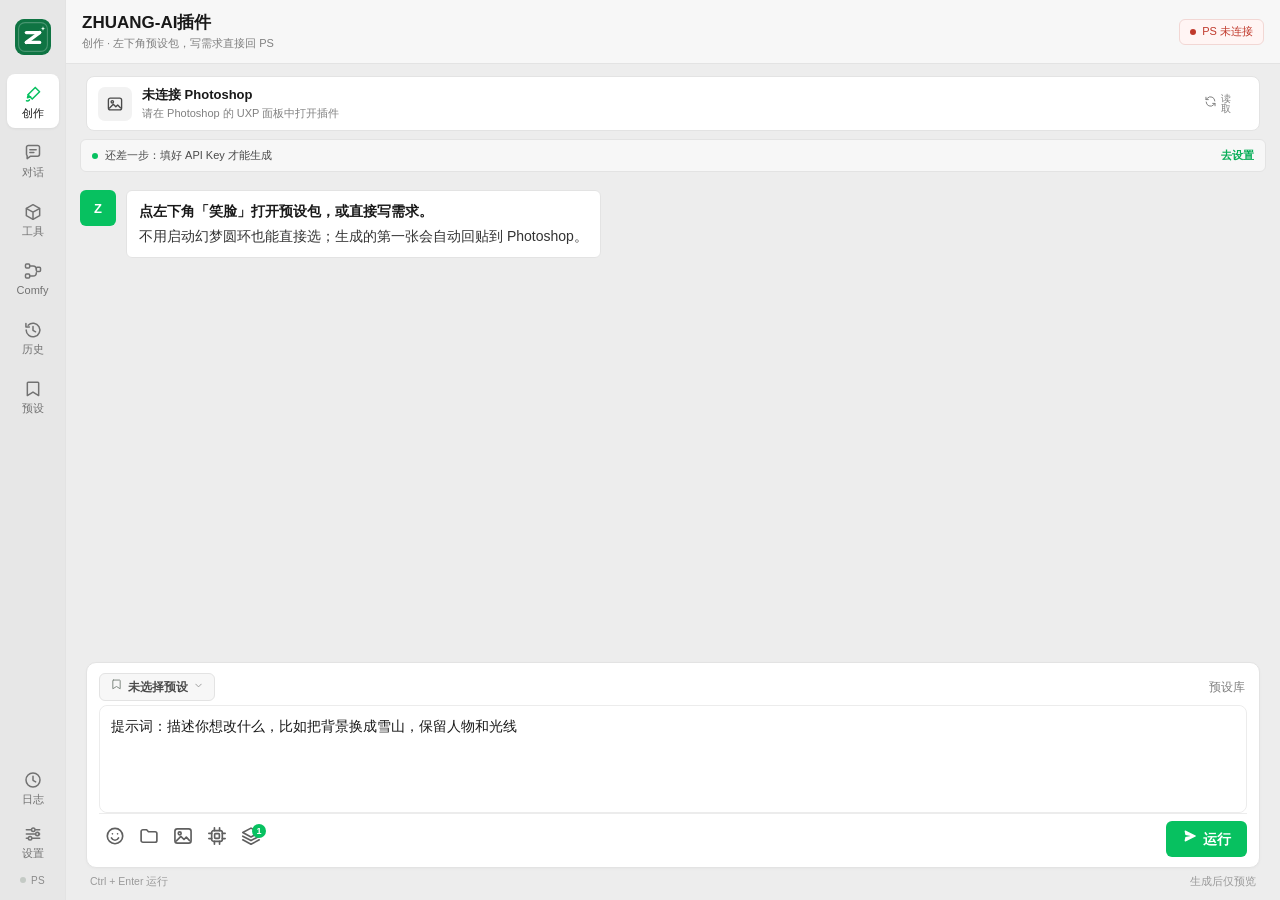
<file: plugin/index.html>
<!DOCTYPE html>
<html lang="zh-CN">
<head>
    <meta charset="UTF-8">
    <meta name="viewport" content="width=device-width, initial-scale=1.0">
    <title>ZHUANG-AI插件</title>
    <link rel="stylesheet" href="styles.css">
    <link rel="stylesheet" href="theme.css">
    <link rel="stylesheet" href="tools.css">
    <link rel="stylesheet" href="wechat.css">
</head>
<body>
    <div class="app">
        <aside class="rail">
            <div class="rail-top">
                <div class="brand" role="button" tabindex="0" data-page="create" aria-label="回到创作">
                    <div class="brand-avatar" role="img" aria-label="ZHUANG-AI插件 logo">
                        <svg class="brand-logo" viewBox="0 0 36 36" xmlns="http://www.w3.org/2000/svg" aria-hidden="true" focusable="false">
                            <rect width="36" height="36" rx="9" fill="#0f7443"/>
                            <rect x="3.6" y="3.6" width="28.8" height="28.8" rx="6.4" fill="none" stroke="#ffffff" stroke-opacity="0.24" stroke-width="1.1"/>
                            <g fill="none" stroke="#ffffff" stroke-width="3.4" stroke-linecap="round" stroke-linejoin="round">
                                <path d="M11.4 13.6h13.2"/>
                                <path d="M24.6 13.6 11.4 23.4"/>
                                <path d="M11.4 23.4h13.2"/>
                            </g>
                            <path fill="#e9fff2" d="M28 6.8C28 8.76 28.84 9.6 30.8 9.6C28.84 9.6 28 10.44 28 12.4C28 10.44 27.16 9.6 25.2 9.6C27.16 9.6 28 8.76 28 6.8Z"/>
                        </svg>
                    </div>
                </div>
                <nav class="rail-nav" aria-label="主导航">
                    <div class="rail-item is-active" role="button" tabindex="0" data-page="create" aria-label="创作">
                        <span class="rail-icon" data-icon="brush"></span>
                        <span class="rail-label">创作</span>
                    </div>
                    <div class="rail-item" role="button" tabindex="0" data-page="chat" aria-label="对话">
                        <span class="rail-icon" data-icon="chat"></span>
                        <span class="rail-label">对话</span>
                    </div>
                    <div class="rail-item" role="button" tabindex="0" data-page="tools" aria-label="工具">
                        <span class="rail-icon" data-icon="box"></span>
                        <span class="rail-label">工具</span>
                    </div>
                    <div class="rail-item" role="button" tabindex="0" data-page="comfy" aria-label="ComfyUI">
                        <span class="rail-icon" data-icon="workflow"></span>
                        <span class="rail-label">Comfy</span>
                    </div>
                    <div class="rail-item" role="button" tabindex="0" data-page="history" aria-label="历史">
                        <span class="rail-icon" data-icon="history"></span>
                        <span class="rail-label">历史</span>
                    </div>
                    <div class="rail-item" role="button" tabindex="0" data-page="presets" aria-label="预设">
                        <span class="rail-icon" data-icon="bookmark"></span>
                        <span class="rail-label">预设</span>
                    </div>
                </nav>
            </div>
            <div class="rail-bottom">
                <div class="rail-item" role="button" tabindex="0" data-page="logs" aria-label="日志">
                    <span class="rail-icon" data-icon="clock"></span>
                    <span class="rail-label">日志</span>
                </div>
                <div class="rail-item" role="button" tabindex="0" data-page="settings" aria-label="设置">
                    <span class="rail-icon" data-icon="sliders"></span>
                    <span class="rail-label">设置</span>
                </div>
                <div class="rail-ps" id="railPs">
                    <span class="rail-ps-dot" id="railPsDot"></span>
                    <span>PS</span>
                </div>
            </div>
        </aside>

        <main class="main">
            <header class="topbar">
                <div class="topbar-titles">
                    <div class="topbar-title" id="pageTitle">ZHUANG-AI插件</div>
                    <div class="topbar-subtitle" id="pageSubtitle">创作 · 选预设，写需求，直接回 PS</div>
                </div>
                <div class="connection" id="psBadge" title="Photoshop 连接状态">
                    <span class="connection-dot"></span>
                    <span id="psBadgeText">连接中</span>
                </div>
            </header>

            <div class="page-host" id="pageHost">
                <section class="page is-active" id="page-create">
                    <div class="doc-strip" id="docStrip">
                        <span class="doc-strip-icon" data-icon="image"></span>
                        <div class="doc-strip-copy">
                            <div class="doc-strip-title" id="docTitle">正在读取文档…</div>
                            <div class="doc-strip-meta" id="docMeta">选区会自动作为参考图</div>
                        </div>
                        <div class="icon-btn doc-refresh" id="refreshContext" role="button" tabindex="0" aria-label="读取当前选区">
                            <span data-icon="refresh"></span>
                            <span class="doc-refresh-label">读取</span>
                        </div>
                    </div>

                    <div class="setup-banner hidden" id="setupBanner">
                        <span class="setup-dot"></span>
                        <span class="setup-text">还差一步：填好 API Key 才能生成</span>
                        <span class="setup-link" role="button" tabindex="0" data-action="goto-settings">去设置</span>
                    </div>

                    <div class="chat-scroll" id="chatScroll">
                        <div class="chat-inner" id="chatMessages">
                            <div class="msg">
                                <div class="avatar avatar-assistant">Z</div>
                                <div class="bubble bubble-assistant bubble-intro">
                                    <div class="bubble-title">点左下角「笑脸」打开预设包，或直接写需求。</div>
                                    <div class="bubble-text">不用启动幻梦圆环也能直接选；生成的第一张会自动回贴到 Photoshop。</div>
                                </div>
                            </div>
                        </div>
                    </div>

                    <div class="composer-wrap">
                        <div class="preset-drawer hidden" id="presetDrawer"></div>
                        <div class="composer">
                            <div class="composer-head">
                                <div class="preset-chip" id="currentPresetChip" role="button" tabindex="0">
                                    <span class="preset-chip-icon" data-icon="bookmark"></span>
                                    <span id="currentPresetName">未选择预设</span>
                                    <span class="preset-chip-chevron" data-icon="chevronDown"></span>
                                </div>
                                <div class="text-link" id="openPresetLibrary" role="button" tabindex="0">预设库</div>
                            </div>
                            <div class="prompt-box">
                                <textarea id="promptInput" class="prompt-input" rows="3" maxlength="1200" placeholder="提示词：描述你想改什么，比如把背景换成雪山，保留人物和光线"></textarea>
                            </div>
                            <div class="count-popover hidden" id="countPopover"></div>
                            <div class="ref-strip hidden" id="refStrip"></div>
                            <div class="composer-bottom">
                                <div class="gen-tools" id="genTools">
                                    <div class="toolbar-btn" id="openPresetDrawer" role="button" tabindex="0" title="预设表情包" aria-label="预设表情包">
                                        <span data-icon="smile"></span>
                                    </div>
                                    <div class="toolbar-btn" id="addReference" role="button" tabindex="0" title="从文件选择参考图（最多 3 张）" aria-label="从文件选择参考图">
                                        <span data-icon="folder"></span>
                                    </div>
                                    <div class="toolbar-btn" id="addSmartReference" role="button" tabindex="0" title="参考图：有选区抓选区，没选区抓整幅画布" aria-label="抓取选区或画布作为参考图">
                                        <span data-icon="image"></span>
                                    </div>
                                    <div class="toolbar-btn" id="modelSettingsIcon" role="button" tabindex="0" title="模型设置" aria-label="模型设置">
                                        <span data-icon="chip"></span>
                                    </div>
                                    <div class="toolbar-btn" id="openCountPopover" role="button" tabindex="0" title="生成数量（1–8 张，可同时生成）" aria-label="生成数量">
                                        <span data-icon="layers"></span>
                                        <span class="toolbar-badge" id="countBadge">1</span>
                                    </div>
                                </div>
                                <div class="run-btn" id="runBtn" role="button" tabindex="0">
                                    <span class="run-btn-icon" data-icon="send"></span>
                                    <span id="runLabel">运行</span>
                                </div>
                            </div>
                        </div>
                        <div class="composer-foot">
                            <span>Ctrl + Enter 运行</span>
                            <span id="autoPlaceHint">生成后自动回贴</span>
                        </div>
                    </div>
                </section>

                <section class="page" id="page-chat">
                    <div class="chat-scroll" id="chatPageScroll">
                        <div class="chat-inner" id="chatPageMessages">
                            <div class="msg">
                                <div class="avatar avatar-assistant">Z</div>
                                <div class="bubble bubble-assistant bubble-intro">
                                    <div class="bubble-title">图上的问题，直接问。</div>
                                    <div class="bubble-text">可以带当前选区一起发，问配色、构图、修图步骤都行。最近 8 轮会记住。</div>
                                    <div class="quick-presets" id="chatQuickPrompts">
                                        <div class="quick-chip" role="button" tabindex="0" data-chat-quick="分析这张图的配色，给出 3 个具体改进方向。">配色分析</div>
                                        <div class="quick-chip" role="button" tabindex="0" data-chat-quick="这张图的构图问题在哪里？请给出可执行的裁剪或重构建议。">构图建议</div>
                                        <div class="quick-chip" role="button" tabindex="0" data-chat-quick="按这张图的光线和色调，给一套 Photoshop 修图步骤。">修图步骤</div>
                                    </div>
                                </div>
                            </div>
                        </div>
                    </div>
                    <div class="composer-wrap">
                        <div class="composer">
                            <div class="composer-head">
                                <div class="model-mini chat-model-label">
                                    <span class="model-mini-dot"></span>
                                    <span class="model-mini-name" id="chatModelLabel">Gemini 3.1 Pro</span>
                                    <span class="model-mini-resolution">对话</span>
                                </div>
                                <div class="text-link" id="chatClear" role="button" tabindex="0">清空</div>
                            </div>
                            <div class="prompt-box">
                                <textarea class="prompt-input" id="chatInput" rows="3" maxlength="2000" placeholder="问点具体问题，比如：这张图的肤色为什么偏黄？"></textarea>
                            </div>
                            <div class="composer-bottom">
                                <div class="chat-vision is-on" id="chatVisionToggle" role="button" tabindex="0">
                                    <span class="chat-vision-icon" data-icon="eye"></span>
                                    <span>带选区</span>
                                </div>
                                <div class="run-btn" id="chatSend" role="button" tabindex="0">
                                    <span class="run-btn-icon" data-icon="send"></span>
                                    <span id="chatSendLabel">发送</span>
                                </div>
                            </div>
                        </div>
                        <div class="composer-foot">
                            <span>Ctrl + Enter 发送</span>
                            <span>多轮记忆 8 轮</span>
                        </div>
                    </div>
                </section>
                <section class="page" id="page-tools"></section>
                <section class="page" id="page-tool"></section>
                <section class="page" id="page-comfy"></section>
                <section class="page" id="page-history"></section>
                <section class="page" id="page-presets"></section>
                <section class="page" id="page-logs"></section>
                <section class="page" id="page-settings"></section>
            </div>
        </main>
    </div>

    <div class="toast" id="toast" role="status" aria-live="polite"></div>
    <div class="modal-root" id="modalRoot"></div>

    <script src="js/icons.js"></script>
    <script src="js/ring-presets.js"></script>
    <script src="js/data.js"></script>
    <script src="lib/core.js"></script>
    <script src="lib/model-config.js"></script>
    <script src="lib/provider-models.js"></script>
    <script src="lib/ps-host.js"></script>
    <script src="lib/provider-api.js"></script>
    <script src="lib/image-generate.js"></script>
    <script src="lib/chat-service.js"></script>
    <script src="lib/color-match.service.js"></script>
    <script src="lib/auto-color-match.js"></script>
    <script src="lib/place-image.js"></script>
    <script src="lib/glow-engine.js"></script>
    <script src="lib/glow-runner.js"></script>
    <script src="lib/space-fx-engine.js"></script>
    <script src="lib/vfx.js"></script>
    <script src="lib/ai-superres.js"></script>
    <script src="lib/comfy-client.js"></script>
    <script src="lib/comfy-convert.js"></script>
    <script src="lib/comfy-form.js"></script>
        <script src="js/workflows-builtin.js"></script>
    <script src="js/store.js"></script>
    <script src="js/log.js"></script>
    <script src="js/ring-bridge.js"></script>
    <script src="js/image-tools.js"></script>
    <script src="js/custom-scroll.js"></script>
    <script src="js/workspace.js"></script>
    <script src="js/app.js"></script>
</body>
</html>
</file>
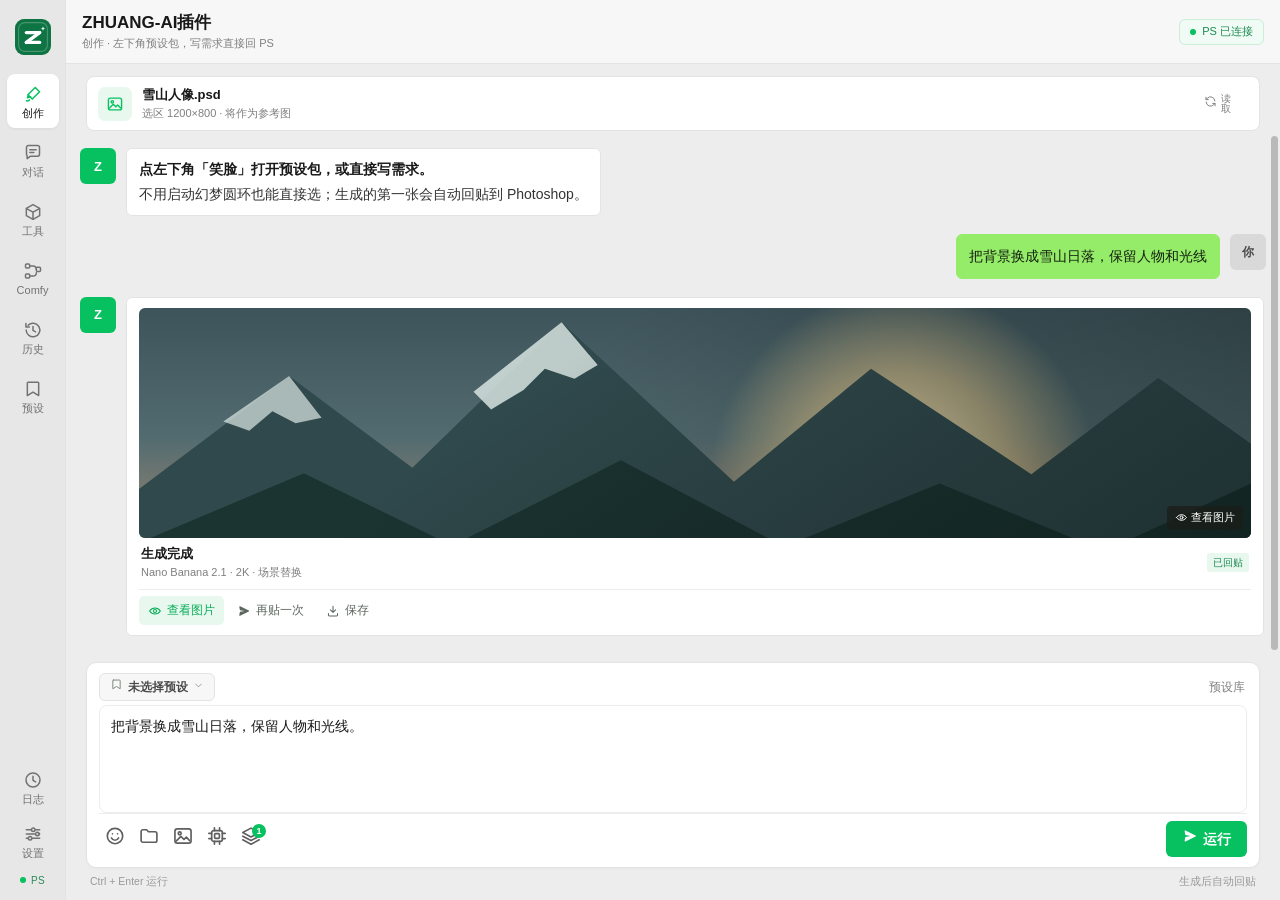
<file: plugin/preview.html>
<!DOCTYPE html>
<html lang="zh-CN">
<head>
    <meta charset="UTF-8">
    <meta name="viewport" content="width=device-width, initial-scale=1.0">
    <title>ZHUANG-AI插件</title>
    <link rel="stylesheet" href="styles.css">
    <link rel="stylesheet" href="theme.css">
    <link rel="stylesheet" href="tools.css">
    <link rel="stylesheet" href="wechat.css">
</head>
<body>
    <div class="app">
        <aside class="rail">
            <div class="rail-top">
                <div class="brand" role="button" tabindex="0" data-page="create" aria-label="回到创作">
                    <div class="brand-avatar" role="img" aria-label="ZHUANG-AI插件 logo">
                        <svg class="brand-logo" viewBox="0 0 36 36" xmlns="http://www.w3.org/2000/svg" aria-hidden="true" focusable="false">
                            <rect width="36" height="36" rx="9" fill="#0f7443"/>
                            <rect x="3.6" y="3.6" width="28.8" height="28.8" rx="6.4" fill="none" stroke="#ffffff" stroke-opacity="0.24" stroke-width="1.1"/>
                            <g fill="none" stroke="#ffffff" stroke-width="3.4" stroke-linecap="round" stroke-linejoin="round">
                                <path d="M11.4 13.6h13.2"/>
                                <path d="M24.6 13.6 11.4 23.4"/>
                                <path d="M11.4 23.4h13.2"/>
                            </g>
                            <path fill="#e9fff2" d="M28 6.8C28 8.76 28.84 9.6 30.8 9.6C28.84 9.6 28 10.44 28 12.4C28 10.44 27.16 9.6 25.2 9.6C27.16 9.6 28 8.76 28 6.8Z"/>
                        </svg>
                    </div>
                </div>
                <nav class="rail-nav" aria-label="主导航">
                    <div class="rail-item is-active" role="button" tabindex="0" data-page="create" aria-label="创作">
                        <span class="rail-icon" data-icon="brush"></span>
                        <span class="rail-label">创作</span>
                    </div>
                    <div class="rail-item" role="button" tabindex="0" data-page="chat" aria-label="对话">
                        <span class="rail-icon" data-icon="chat"></span>
                        <span class="rail-label">对话</span>
                    </div>
                    <div class="rail-item" role="button" tabindex="0" data-page="tools" aria-label="工具">
                        <span class="rail-icon" data-icon="box"></span>
                        <span class="rail-label">工具</span>
                    </div>
                    <div class="rail-item" role="button" tabindex="0" data-page="comfy" aria-label="ComfyUI">
                        <span class="rail-icon" data-icon="workflow"></span>
                        <span class="rail-label">Comfy</span>
                    </div>
                    <div class="rail-item" role="button" tabindex="0" data-page="history" aria-label="历史">
                        <span class="rail-icon" data-icon="history"></span>
                        <span class="rail-label">历史</span>
                    </div>
                    <div class="rail-item" role="button" tabindex="0" data-page="presets" aria-label="预设">
                        <span class="rail-icon" data-icon="bookmark"></span>
                        <span class="rail-label">预设</span>
                    </div>
                </nav>
            </div>
            <div class="rail-bottom">
                <div class="rail-item" role="button" tabindex="0" data-page="logs" aria-label="日志">
                    <span class="rail-icon" data-icon="clock"></span>
                    <span class="rail-label">日志</span>
                </div>
                <div class="rail-item" role="button" tabindex="0" data-page="settings" aria-label="设置">
                    <span class="rail-icon" data-icon="sliders"></span>
                    <span class="rail-label">设置</span>
                </div>
                <div class="rail-ps" id="railPs">
                    <span class="rail-ps-dot" id="railPsDot"></span>
                    <span>PS</span>
                </div>
            </div>
        </aside>

        <main class="main">
            <header class="topbar">
                <div class="topbar-titles">
                    <div class="topbar-title" id="pageTitle">ZHUANG-AI插件</div>
                    <div class="topbar-subtitle" id="pageSubtitle">创作 · 选预设，写需求，直接回 PS</div>
                </div>
                <div class="connection" id="psBadge" title="Photoshop 连接状态">
                    <span class="connection-dot"></span>
                    <span id="psBadgeText">连接中</span>
                </div>
            </header>

            <div class="page-host" id="pageHost">
                <section class="page is-active" id="page-create">
                    <div class="doc-strip" id="docStrip">
                        <span class="doc-strip-icon" data-icon="image"></span>
                        <div class="doc-strip-copy">
                            <div class="doc-strip-title" id="docTitle">正在读取文档…</div>
                            <div class="doc-strip-meta" id="docMeta">选区会自动作为参考图</div>
                        </div>
                        <div class="icon-btn doc-refresh" id="refreshContext" role="button" tabindex="0" aria-label="读取当前选区">
                            <span data-icon="refresh"></span>
                            <span class="doc-refresh-label">读取</span>
                        </div>
                    </div>

                    <div class="setup-banner hidden" id="setupBanner">
                        <span class="setup-dot"></span>
                        <span class="setup-text">还差一步：填好 API Key 才能生成</span>
                        <span class="setup-link" role="button" tabindex="0" data-action="goto-settings">去设置</span>
                    </div>

                    <div class="chat-scroll" id="chatScroll">
                        <div class="chat-inner" id="chatMessages">
                            <div class="msg">
                                <div class="avatar avatar-assistant">Z</div>
                                <div class="bubble bubble-assistant bubble-intro">
                                    <div class="bubble-title">点左下角「笑脸」打开预设包，或直接写需求。</div>
                                    <div class="bubble-text">不用启动幻梦圆环也能直接选；生成的第一张会自动回贴到 Photoshop。</div>
                                </div>
                            </div>
                        </div>
                    </div>

                    <div class="composer-wrap">
                        <div class="preset-drawer hidden" id="presetDrawer"></div>
                        <div class="composer">
                            <div class="composer-head">
                                <div class="preset-chip" id="currentPresetChip" role="button" tabindex="0">
                                    <span class="preset-chip-icon" data-icon="bookmark"></span>
                                    <span id="currentPresetName">未选择预设</span>
                                    <span class="preset-chip-chevron" data-icon="chevronDown"></span>
                                </div>
                                <div class="text-link" id="openPresetLibrary" role="button" tabindex="0">预设库</div>
                            </div>
                            <div class="prompt-box">
                                <textarea id="promptInput" class="prompt-input" rows="3" maxlength="1200" placeholder="提示词：描述你想改什么，比如把背景换成雪山，保留人物和光线"></textarea>
                            </div>
                            <div class="count-popover hidden" id="countPopover"></div>
                            <div class="ref-strip hidden" id="refStrip"></div>
                            <div class="composer-bottom">
                                <div class="gen-tools" id="genTools">
                                    <div class="toolbar-btn" id="openPresetDrawer" role="button" tabindex="0" title="预设表情包" aria-label="预设表情包">
                                        <span data-icon="smile"></span>
                                    </div>
                                    <div class="toolbar-btn" id="addReference" role="button" tabindex="0" title="从文件选择参考图（最多 3 张）" aria-label="从文件选择参考图">
                                        <span data-icon="folder"></span>
                                    </div>
                                    <div class="toolbar-btn" id="addSmartReference" role="button" tabindex="0" title="参考图：有选区抓选区，没选区抓整幅画布" aria-label="抓取选区或画布作为参考图">
                                        <span data-icon="image"></span>
                                    </div>
                                    <div class="toolbar-btn" id="modelSettingsIcon" role="button" tabindex="0" title="模型设置" aria-label="模型设置">
                                        <span data-icon="chip"></span>
                                    </div>
                                    <div class="toolbar-btn" id="openCountPopover" role="button" tabindex="0" title="生成数量（1–8 张，可同时生成）" aria-label="生成数量">
                                        <span data-icon="layers"></span>
                                        <span class="toolbar-badge" id="countBadge">1</span>
                                    </div>
                                </div>
                                <div class="run-btn" id="runBtn" role="button" tabindex="0">
                                    <span class="run-btn-icon" data-icon="send"></span>
                                    <span id="runLabel">运行</span>
                                </div>
                            </div>
                        </div>
                        <div class="composer-foot">
                            <span>Ctrl + Enter 运行</span>
                            <span id="autoPlaceHint">生成后自动回贴</span>
                        </div>
                    </div>
                </section>

                <section class="page" id="page-chat">
                    <div class="chat-scroll" id="chatPageScroll">
                        <div class="chat-inner" id="chatPageMessages">
                            <div class="msg">
                                <div class="avatar avatar-assistant">Z</div>
                                <div class="bubble bubble-assistant bubble-intro">
                                    <div class="bubble-title">图上的问题，直接问。</div>
                                    <div class="bubble-text">可以带当前选区一起发，问配色、构图、修图步骤都行。最近 8 轮会记住。</div>
                                    <div class="quick-presets" id="chatQuickPrompts">
                                        <div class="quick-chip" role="button" tabindex="0" data-chat-quick="分析这张图的配色，给出 3 个具体改进方向。">配色分析</div>
                                        <div class="quick-chip" role="button" tabindex="0" data-chat-quick="这张图的构图问题在哪里？请给出可执行的裁剪或重构建议。">构图建议</div>
                                        <div class="quick-chip" role="button" tabindex="0" data-chat-quick="按这张图的光线和色调，给一套 Photoshop 修图步骤。">修图步骤</div>
                                    </div>
                                </div>
                            </div>
                        </div>
                    </div>
                    <div class="composer-wrap">
                        <div class="composer">
                            <div class="composer-head">
                                <div class="model-mini chat-model-label">
                                    <span class="model-mini-dot"></span>
                                    <span class="model-mini-name" id="chatModelLabel">Gemini 3.1 Pro</span>
                                    <span class="model-mini-resolution">对话</span>
                                </div>
                                <div class="text-link" id="chatClear" role="button" tabindex="0">清空</div>
                            </div>
                            <div class="prompt-box">
                                <textarea class="prompt-input" id="chatInput" rows="3" maxlength="2000" placeholder="问点具体问题，比如：这张图的肤色为什么偏黄？"></textarea>
                            </div>
                            <div class="composer-bottom">
                                <div class="chat-vision is-on" id="chatVisionToggle" role="button" tabindex="0">
                                    <span class="chat-vision-icon" data-icon="eye"></span>
                                    <span>带选区</span>
                                </div>
                                <div class="run-btn" id="chatSend" role="button" tabindex="0">
                                    <span class="run-btn-icon" data-icon="send"></span>
                                    <span id="chatSendLabel">发送</span>
                                </div>
                            </div>
                        </div>
                        <div class="composer-foot">
                            <span>Ctrl + Enter 发送</span>
                            <span>多轮记忆 8 轮</span>
                        </div>
                    </div>
                </section>
                <section class="page" id="page-tools"></section>
                <section class="page" id="page-tool"></section>
                <section class="page" id="page-comfy"></section>
                <section class="page" id="page-history"></section>
                <section class="page" id="page-presets"></section>
                <section class="page" id="page-logs"></section>
                <section class="page" id="page-settings"></section>
            </div>
        </main>
    </div>

    <div class="toast" id="toast" role="status" aria-live="polite"></div>
    <div class="modal-root" id="modalRoot"></div>

    <script src="js/icons.js"></script>
    <script src="js/ring-presets.js"></script>
    <script src="js/data.js"></script>
    <script src="lib/core.js"></script>
    <script src="lib/model-config.js"></script>
    <script src="lib/provider-models.js"></script>
    <script src="lib/ps-host.js"></script>
    <script src="lib/provider-api.js"></script>
    <script src="lib/image-generate.js"></script>
    <script src="lib/chat-service.js"></script>
    <script src="lib/color-match.service.js"></script>
    <script src="lib/auto-color-match.js"></script>
    <script src="lib/place-image.js"></script>
    <script src="lib/glow-engine.js"></script>
    <script src="lib/glow-runner.js"></script>
    <script src="lib/space-fx-engine.js"></script>
    <script src="lib/vfx.js"></script>
    <script src="lib/ai-superres.js"></script>
    <script src="lib/comfy-client.js"></script>
    <script src="lib/comfy-convert.js"></script>
    <script src="lib/comfy-form.js"></script>
        <script src="js/workflows-builtin.js"></script>
    <script src="js/store.js"></script>
    <script src="js/log.js"></script>
    <script src="js/ring-bridge.js"></script>
    <script src="js/image-tools.js"></script>
    <script src="js/custom-scroll.js"></script>
    <script src="js/workspace.js"></script>
    <script src="js/demo.js"></script>
    <script src="js/app.js"></script>
</body>
</html>
</file>
<file: plugin/styles.css>
/* ZHUANG-AI插件 · Photoshop UXP
 * 参考桌面微信的三栏聊天结构，收成 Photoshop 面板宽度。
 * 颜色克制：浅灰底 + 微信绿，只用一个强调色。
 */

* {
    box-sizing: border-box;
}

html,
body {
    width: 100%;
    height: 100%;
    margin: 0;
    overflow: hidden;
    background: #f4f5f5;
    color: #1f2321;
    font-family: "PingFang SC", "Microsoft YaHei", "Segoe UI", sans-serif;
    font-size: 12px;
}

body {
    -webkit-font-smoothing: antialiased;
    user-select: none;
}

textarea,
input {
    user-select: text;
}

/* 表单控件统一继承页面字体：避免控件落到系统默认字体，导致同一行文字粗细观感不一致 */
input,
textarea,
select {
    font-family: inherit;
}

[role="button"] {
    cursor: pointer;
    -webkit-user-select: none;
    user-select: none;
}

body.has-modal .page {
    visibility: hidden;
}

.hidden {
    display: none !important;
}

.app {
    display: flex;
    width: 100%;
    height: 100%;
    background: #f4f5f5;
}

/* ---------------- 左侧栏 ---------------- */

.rail {
    width: 64px;
    min-width: 64px;
    height: 100%;
    display: flex;
    flex-direction: column;
    justify-content: space-between;
    padding: 14px 7px 12px;
    background: #eef1f0;
    border-right: 1px solid #e3e7e4;
}

.rail-top,
.rail-bottom {
    display: flex;
    flex-direction: column;
    align-items: center;
}

.brand {
    width: 50px;
    height: 48px;
    display: flex;
    align-items: center;
    justify-content: center;
    margin-bottom: 15px;
    border-radius: 13px;
    cursor: pointer;
}

.brand:hover {
    background: #e5eee8;
}

.brand-avatar {
    width: 36px;
    height: 36px;
    display: flex;
    align-items: center;
    justify-content: center;
    border-radius: 12px;
    background: #07c160;
    color: #ffffff;
    font-size: 17px;
    font-weight: 600;
    box-shadow: 0 3px 8px rgba(7, 193, 96, 0.18);
}

.brand-avatar .brand-logo {
    display: block;
    width: 36px;
    height: 36px;
}

.rail-nav {
    display: flex;
    flex-direction: column;
    gap: 7px;
    width: 50px;
}

.rail-item {
    width: 50px;
    height: 51px;
    display: flex;
    flex-direction: column;
    align-items: center;
    justify-content: center;
    gap: 3px;
    border-radius: 12px;
    color: #818986;
    cursor: pointer;
}

.rail-item:hover {
    background: #e6eeea;
    color: #4f5b54;
}

.rail-item.is-active {
    background: #e0f6e8;
    color: #087f47;
}

.rail-icon {
    width: 21px;
    height: 21px;
    display: block;
}

.rail-icon .icon {
    width: 21px;
    height: 21px;
}

.rail-label {
    font-size: 9px;
    line-height: 1;
    letter-spacing: 0.02em;
}

.rail-item.is-active .rail-icon {
    color: #07c160;
}

.rail-bottom {
    gap: 5px;
}

.rail-bottom .rail-item {
    height: 47px;
}

.rail-ps {
    display: flex;
    align-items: center;
    justify-content: center;
    gap: 4px;
    height: 18px;
    color: #99a09c;
    font-size: 8px;
    letter-spacing: 0.04em;
}

.rail-ps-dot {
    width: 5px;
    height: 5px;
    border-radius: 50%;
    background: #c4cac5;
}

.rail-ps.is-on {
    color: #4d8a68;
}

.rail-ps.is-on .rail-ps-dot {
    background: #07c160;
}

/* ---------------- 主区域 ---------------- */

.main {
    flex: 1;
    min-width: 0;
    height: 100%;
    display: flex;
    flex-direction: column;
    background: #f4f5f5;
}

.topbar {
    flex: 0 0 auto;
    height: 60px;
    display: flex;
    align-items: center;
    justify-content: space-between;
    gap: 8px;
    padding: 0 15px;
    background: #fafbfa;
    border-bottom: 1px solid #e8ebe8;
}

.topbar-titles {
    min-width: 0;
}

.topbar-title {
    font-size: 15px;
    font-weight: 600;
    line-height: 1.2;
    letter-spacing: -0.01em;
    color: #1e2220;
}

.topbar-subtitle {
    margin-top: 4px;
    color: #929995;
    font-size: 9px;
    line-height: 1.2;
    white-space: nowrap;
    overflow: hidden;
    text-overflow: ellipsis;
}

.connection {
    flex: 0 0 auto;
    display: flex;
    align-items: center;
    gap: 5px;
    height: 23px;
    padding: 0 8px;
    border: 1px solid #e8ebe8;
    border-radius: 999px;
    background: #ffffff;
    color: #858c88;
    font-size: 9px;
}

.connection-dot {
    width: 5px;
    height: 5px;
    border-radius: 50%;
    background: #c4c9c5;
}

.connection.is-on {
    background: #f3fbf6;
    border-color: #d9f2e2;
    color: #347651;
}

.connection.is-on .connection-dot {
    background: #07c160;
}

.connection.is-error {
    background: #fff6f5;
    border-color: #f3dbd8;
    color: #a9564f;
}

.connection.is-error .connection-dot {
    background: #da5f54;
}

.page-host {
    flex: 1;
    min-height: 0;
    display: flex;
    flex-direction: column;
}

.page {
    display: none;
    width: 100%;
    height: 100%;
    min-height: 0;
    flex-direction: column;
}

.page.is-active {
    display: flex;
}

/* ---------------- 创作页 ---------------- */

.doc-strip {
    flex: 0 0 auto;
    min-height: 48px;
    margin: 11px 12px 0;
    padding: 8px 9px;
    display: flex;
    align-items: center;
    gap: 8px;
    background: #ffffff;
    border: 1px solid #e8ebe8;
    border-radius: 12px;
}

.doc-strip-icon {
    flex: 0 0 auto;
    width: 30px;
    height: 30px;
    display: flex;
    align-items: center;
    justify-content: center;
    border-radius: 9px;
    background: #eef9f3;
    color: #0b9651;
}

.doc-strip-icon .icon {
    width: 16px;
    height: 16px;
}

.doc-strip-copy {
    flex: 1;
    min-width: 0;
}

.doc-strip-title {
    color: #2c312e;
    font-size: 10.5px;
    font-weight: 600;
    line-height: 1.4;
    white-space: nowrap;
    overflow: hidden;
    text-overflow: ellipsis;
}

.doc-strip-meta {
    margin-top: 2px;
    color: #939a96;
    font-size: 8.5px;
    line-height: 1.35;
    white-space: nowrap;
    overflow: hidden;
    text-overflow: ellipsis;
}

.icon-btn {
    flex: 0 0 auto;
    width: 27px;
    height: 27px;
    display: flex;
    align-items: center;
    justify-content: center;
    border-radius: 8px;
    color: #939a96;
    cursor: pointer;
}

.icon-btn:hover {
    background: #f2f6f3;
    color: #3f4a43;
}

.icon-btn .icon {
    width: 15px;
    height: 15px;
}

.doc-refresh {
    width: auto;
    min-width: 42px;
    padding: 0 6px;
    gap: 3px;
}

.doc-refresh .icon {
    width: 12px;
    height: 12px;
}

.doc-refresh-label {
    font-size: 8px;
    line-height: 1;
}

.setup-banner {
    flex: 0 0 auto;
    display: flex;
    align-items: center;
    gap: 6px;
    margin: 8px 12px 0;
    padding: 7px 9px;
    border: 1px solid #dcefe3;
    border-radius: 9px;
    background: #f3faf6;
    color: #5f7165;
    font-size: 8.5px;
    line-height: 1.4;
}

.setup-dot {
    flex: 0 0 auto;
    width: 5px;
    height: 5px;
    border-radius: 50%;
    background: #07c160;
}

.setup-text {
    flex: 1;
    min-width: 0;
}

.setup-link {
    flex: 0 0 auto;
    color: #087f47;
    font-weight: 600;
    cursor: pointer;
}

.chat-scroll {
    flex: 1;
    min-height: 0;
    overflow-y: auto;
    padding: 14px 11px 4px;
}

.chat-inner {
    display: flex;
    flex-direction: column;
    gap: 8px;
    padding-bottom: 2px;
}

.msg {
    display: flex;
    align-items: flex-start;
    gap: 8px;
    width: 100%;
}

.msg-user {
    flex-direction: row-reverse;
}

.avatar {
    flex: 0 0 auto;
    width: 29px;
    height: 29px;
    display: flex;
    align-items: center;
    justify-content: center;
    border-radius: 9px;
    font-size: 11px;
    font-weight: 600;
    line-height: 1;
}

.avatar-assistant {
    background: #dcf6e6;
    color: #078747;
}

.avatar-user {
    background: #e9edeb;
    color: #6f7872;
    font-size: 10px;
}

.bubble {
    max-width: calc(100% - 37px);
    padding: 9px 10px;
    background: #ffffff;
    border: 1px solid #e9ece9;
    border-radius: 4px 13px 13px 13px;
    box-shadow: 0 1px 1px rgba(31, 45, 36, 0.025);
}

.msg-user .bubble {
    background: #a9ed90;
    border-color: #a9ed90;
    border-radius: 13px 4px 13px 13px;
}

.bubble-title {
    color: #2a2f2c;
    font-size: 11.5px;
    font-weight: 600;
    line-height: 1.5;
}

.bubble-text {
    margin-top: 4px;
    color: #626a65;
    font-size: 10.5px;
    line-height: 1.65;
    word-break: break-word;
    white-space: pre-wrap;
}

.msg-user .bubble-text {
    margin-top: 0;
    color: #243126;
}

.quick-presets {
    display: flex;
    flex-wrap: wrap;
    gap: 5px;
    margin-top: 9px;
}

.quick-chip {
    display: flex;
    align-items: center;
    gap: 4px;
    padding: 4px 7px;
    border: 1px solid #dff1e6;
    border-radius: 8px;
    background: #f4fbf7;
    color: #2b7d51;
    font-size: 9px;
    cursor: pointer;
}

.quick-chip:hover {
    background: #e9f8ef;
    border-color: #cdebd9;
}

.quick-chip .icon {
    width: 12px;
    height: 12px;
}

.quick-chip.is-more {
    color: #8c948f;
    border-color: #ecefec;
    background: #fbfcfb;
}

.result-bubble {
    width: calc(100% - 37px);
    max-width: calc(100% - 37px);
    padding: 7px 7px 6px;
}

.result-image-wrap {
    position: relative;
    display: block;
    height: 170px;
    overflow: hidden;
    border-radius: 9px;
    background: #edf1ee;
    cursor: zoom-in;
}

.result-image {
    display: block;
    width: 100%;
    height: 100%;
    object-fit: cover;
}

.result-image-empty {
    height: 100%;
    display: flex;
    flex-direction: column;
    align-items: center;
    justify-content: center;
    gap: 4px;
    color: #98a19b;
    font-size: 9px;
}

.result-image-empty .icon {
    width: 22px;
    height: 22px;
}

.result-view {
    position: absolute;
    right: 7px;
    bottom: 7px;
    display: flex;
    align-items: center;
    gap: 3px;
    padding: 4px 7px;
    border-radius: 7px;
    background: rgba(24, 31, 27, 0.72);
    color: #ffffff;
    font-size: 8.5px;
}

.result-view .icon {
    width: 11px;
    height: 11px;
}

.result-meta {
    display: flex;
    align-items: center;
    justify-content: space-between;
    gap: 7px;
    padding: 7px 2px 3px;
}

.result-copy {
    min-width: 0;
}

.result-title {
    color: #2c322e;
    font-size: 10.5px;
    font-weight: 600;
    line-height: 1.3;
}

.result-sub {
    margin-top: 2px;
    color: #979e99;
    font-size: 8.5px;
    line-height: 1.3;
    white-space: nowrap;
    overflow: hidden;
    text-overflow: ellipsis;
}

.result-tag {
    flex: 0 0 auto;
    padding: 3px 6px;
    border-radius: 5px;
    background: #eef9f3;
    color: #32805a;
    font-size: 8px;
}

.result-tag.is-error {
    background: #fff1ef;
    color: #b3544b;
}

.result-place-error {
    margin: 0 2px 3px;
    color: #b45a51;
    font-size: 8px;
    line-height: 1.45;
    word-break: break-word;
}

.result-actions {
    display: flex;
    align-items: center;
    gap: 3px;
    margin-top: 5px;
    padding-top: 5px;
    border-top: 1px solid #f1f3f1;
}

.result-action {
    display: flex;
    align-items: center;
    gap: 4px;
    padding: 5px 7px;
    border-radius: 7px;
    color: #5f6762;
    font-size: 9px;
    cursor: pointer;
}

.result-action:hover {
    background: #f4f7f4;
    color: #232925;
}

.result-action.is-primary {
    background: #effaf4;
    color: #078547;
}

.result-action.is-primary:hover {
    background: #e4f7ec;
}

.result-action.is-danger {
    color: #b8574e;
}

.result-action .icon {
    width: 12px;
    height: 12px;
}

.result-action.is-disabled {
    color: #adb3af;
    background: transparent;
    cursor: default;
}

.progress-bubble {
    width: calc(100% - 37px);
    max-width: calc(100% - 37px);
}

.typing {
    display: flex;
    align-items: center;
    gap: 4px;
    height: 16px;
}

.typing-dot {
    width: 4px;
    height: 4px;
    border-radius: 50%;
    background: #9aa39d;
    animation: typing 1.1s infinite ease-in-out;
}

.typing-dot:nth-child(2) {
    animation-delay: 0.14s;
}

.typing-dot:nth-child(3) {
    animation-delay: 0.28s;
}

.progress-line {
    display: flex;
    align-items: center;
    gap: 6px;
    margin-top: 6px;
    color: #939b95;
    font-size: 9px;
}

.spinner {
    width: 12px;
    height: 12px;
    border: 1.5px solid #dcebe2;
    border-top-color: #07c160;
    border-radius: 50%;
    animation: spin 0.75s linear infinite;
}

.cancel-link {
    margin-left: auto;
    color: #8c938e;
    font-size: 8.5px;
    cursor: pointer;
    padding: 2px 3px;
}

.cancel-link:hover {
    color: #b8574e;
}

.bubble-error {
    background: #fff9f8;
    border-color: #f3dfdc;
}

.bubble-error .bubble-title {
    color: #a4473f;
}

.error-detail {
    margin-top: 5px;
    color: #98645e;
    font-size: 9px;
    line-height: 1.55;
    word-break: break-word;
}

/* ---------------- 输入框 ---------------- */

.composer-wrap {
    flex: 0 0 auto;
    padding: 7px 10px 8px;
    background: #f4f5f5;
}

.composer {
    padding: 8px 9px 8px;
    background: #ffffff;
    border: 1px solid #e7eae7;
    border-radius: 14px;
    box-shadow: 0 2px 9px rgba(28, 40, 33, 0.035);
}

.composer-head {
    display: flex;
    align-items: center;
    justify-content: space-between;
    gap: 6px;
    margin-bottom: 3px;
}

.preset-chip {
    display: flex;
    align-items: center;
    gap: 4px;
    max-width: 190px;
    padding: 4px 7px;
    border-radius: 7px;
    background: #eef9f2;
    color: #1a7647;
    font-size: 9px;
    font-weight: 600;
    cursor: pointer;
}

.preset-chip:hover {
    background: #e4f7ec;
}

.preset-chip-icon .icon {
    width: 11px;
    height: 11px;
}

.preset-chip > span:nth-child(2) {
    white-space: nowrap;
    overflow: hidden;
    text-overflow: ellipsis;
}

.preset-chip-chevron .icon {
    width: 9px;
    height: 9px;
    opacity: 0.6;
}

.text-link {
    flex: 0 0 auto;
    padding: 3px 2px;
    color: #929995;
    font-size: 9px;
    cursor: pointer;
}

.text-link:hover {
    color: #078547;
}

.prompt-input {
    display: block;
    width: 100%;
    min-height: 60px;
    max-height: 108px;
    padding: 2px 0 4px;
    border: 0;
    outline: 0;
    resize: none;
    background: transparent;
    color: #202522;
    font-family: inherit;
    font-size: 11.5px;
    line-height: 1.65;
}

.prompt-input::placeholder {
    color: #a4aaa6;
}

.composer-bottom {
    display: flex;
    align-items: center;
    justify-content: space-between;
    gap: 7px;
    padding-top: 5px;
    border-top: 1px solid #f1f3f1;
}

.model-mini {
    display: flex;
    align-items: center;
    gap: 4px;
    max-width: 205px;
    padding: 5px 7px;
    border-radius: 7px;
    background: #f5f7f5;
    color: #68716b;
    font-size: 8.5px;
    cursor: pointer;
}

.model-mini:hover {
    background: #edf3ef;
}

.model-mini-dot {
    flex: 0 0 auto;
    width: 5px;
    height: 5px;
    border-radius: 50%;
    background: #07c160;
}

.model-mini-dot.is-off {
    background: #c4c9c5;
}

.model-mini-name {
    max-width: 108px;
    white-space: nowrap;
    overflow: hidden;
    text-overflow: ellipsis;
}

.model-mini-resolution {
    flex: 0 0 auto;
    padding: 1px 3px;
    border-radius: 4px;
    background: #ffffff;
    color: #818983;
    font-size: 7.5px;
}

.model-mini-chevron .icon {
    width: 9px;
    height: 9px;
    opacity: 0.55;
}

.run-btn {
    flex: 0 0 auto;
    display: flex;
    align-items: center;
    justify-content: center;
    gap: 4px;
    height: 31px;
    padding: 0 13px;
    border-radius: 9px;
    background: #07c160;
    color: #ffffff;
    font-size: 10.5px;
    font-weight: 600;
    cursor: pointer;
    box-shadow: 0 3px 7px rgba(7, 193, 96, 0.16);
}

.run-btn:hover {
    background: #06b157;
}

.run-btn.is-busy {
    background: #8fcca2;
    box-shadow: none;
    cursor: default;
}

.run-btn .icon {
    width: 13px;
    height: 13px;
}

.composer-foot {
    display: flex;
    align-items: center;
    justify-content: space-between;
    gap: 8px;
    padding: 5px 3px 0;
    color: #a0a7a2;
    font-size: 8px;
}

/* ---------------- 通用页面 ---------------- */

.page-scroll {
    flex: 1;
    min-height: 0;
    overflow-y: auto;
    padding: 14px 12px 22px;
}

.page-head {
    display: flex;
    align-items: flex-start;
    justify-content: space-between;
    gap: 10px;
    margin-bottom: 12px;
}

.page-head-copy {
    min-width: 0;
}

.page-head-title {
    color: #202522;
    font-size: 13px;
    font-weight: 600;
    line-height: 1.3;
}

.page-head-desc {
    margin-top: 3px;
    color: #939a95;
    font-size: 9px;
    line-height: 1.5;
}

.head-actions {
    display: flex;
    align-items: center;
    gap: 5px;
    flex: 0 0 auto;
}

.btn {
    display: inline-flex;
    align-items: center;
    justify-content: center;
    gap: 4px;
    height: 29px;
    padding: 0 9px;
    border: 0;
    border-radius: 8px;
    background: #f1f5f2;
    color: #465049;
    font-family: inherit;
    font-size: 9.5px;
    font-weight: 600;
    cursor: pointer;
    white-space: nowrap;
}

.btn:hover {
    background: #e9f0eb;
}

.btn .icon {
    width: 12px;
    height: 12px;
}

.btn-primary {
    background: #07c160;
    color: #ffffff;
}

.btn-primary:hover {
    background: #06b157;
}

.btn-ghost {
    background: transparent;
    border: 1px solid #e8ebe8;
    color: #6f7772;
}

.btn-ghost:hover {
    background: #f7f9f7;
}

.btn-danger {
    background: #fff1ef;
    color: #ba4e45;
}

.btn-danger:hover {
    background: #fde9e6;
}

.btn-block {
    width: 100%;
}

.btn[disabled],
.btn.is-disabled {
    opacity: 0.45;
    cursor: default;
}

.empty-state {
    padding: 46px 18px 30px;
    display: flex;
    flex-direction: column;
    align-items: center;
    justify-content: center;
    text-align: center;
}

.empty-icon {
    width: 46px;
    height: 46px;
    display: flex;
    align-items: center;
    justify-content: center;
    border-radius: 15px;
    background: #eef7f1;
    color: #7fae93;
}

.empty-icon .icon {
    width: 22px;
    height: 22px;
}

.empty-title {
    margin-top: 10px;
    color: #464e49;
    font-size: 11px;
    font-weight: 600;
}

.empty-text {
    margin-top: 4px;
    color: #9aa19d;
    font-size: 9px;
    line-height: 1.55;
    max-width: 220px;
}

.empty-action {
    margin-top: 12px;
}

/* ---------------- 预设页 ---------------- */

.preset-list {
    display: flex;
    flex-direction: column;
    gap: 7px;
}

.preset-row {
    display: flex;
    align-items: center;
    gap: 9px;
    padding: 8px 9px;
    background: #ffffff;
    border: 1px solid #e9ece9;
    border-radius: 12px;
    cursor: pointer;
}

.preset-row:hover {
    border-color: #d8ece0;
    background: #fcfefc;
}

.preset-row.is-current {
    border-color: #d4ecdd;
    background: #f8fdfa;
}

.preset-avatar {
    flex: 0 0 auto;
    width: 33px;
    height: 33px;
    display: flex;
    align-items: center;
    justify-content: center;
    border-radius: 10px;
    background: #eff9f3;
    color: #128c51;
}

.preset-avatar .icon {
    width: 17px;
    height: 17px;
}

.preset-copy {
    flex: 1;
    min-width: 0;
}

.preset-name-row {
    display: flex;
    align-items: center;
    gap: 5px;
}

.preset-name {
    color: #2b312d;
    font-size: 10.5px;
    font-weight: 600;
    line-height: 1.35;
}

.preset-badge {
    padding: 1px 4px;
    border-radius: 3px;
    background: #f2f5f2;
    color: #9aa19c;
    font-size: 7.5px;
    line-height: 1.35;
}

.preset-desc {
    margin-top: 2px;
    color: #979e99;
    font-size: 8.5px;
    line-height: 1.4;
    white-space: nowrap;
    overflow: hidden;
    text-overflow: ellipsis;
}

.preset-row-actions {
    flex: 0 0 auto;
    display: flex;
    align-items: center;
    gap: 1px;
}

.icon-mini {
    width: 25px;
    height: 25px;
    display: flex;
    align-items: center;
    justify-content: center;
    border-radius: 7px;
    color: #a3aaa5;
    cursor: pointer;
}

.icon-mini:hover {
    background: #f1f6f2;
    color: #4d5951;
}

.icon-mini.is-danger:hover {
    background: #fff1ef;
    color: #c15950;
}

.icon-mini .icon {
    width: 13px;
    height: 13px;
}

/* ---------------- 历史页 ---------------- */

.history-summary {
    display: flex;
    align-items: center;
    justify-content: space-between;
    gap: 8px;
    margin-bottom: 9px;
    color: #959c97;
    font-size: 8.5px;
}

.history-grid {
    display: flex;
    flex-wrap: wrap;
    justify-content: space-between;
    gap: 9px 7px;
}

.history-grid > .empty-state {
    width: 100%;
}

.history-card {
    display: block;
    width: calc(50% - 4px);
    overflow: hidden;
    background: #ffffff;
    border: 1px solid #e9ece9;
    border-radius: 11px;
    cursor: pointer;
}

.history-card:hover {
    border-color: #d5eadd;
    box-shadow: 0 2px 7px rgba(31, 48, 37, 0.04);
}

.history-thumb {
    position: relative;
    height: 102px;
    background: #edf1ee;
    overflow: hidden;
}

.history-thumb img {
    display: block;
    width: 100%;
    height: 100%;
    object-fit: cover;
}

.history-thumb-empty {
    height: 100%;
    display: flex;
    align-items: center;
    justify-content: center;
    color: #a1aaa4;
}

.history-thumb-empty .icon {
    width: 20px;
    height: 20px;
}

.history-placed {
    position: absolute;
    left: 5px;
    bottom: 5px;
    padding: 2px 4px;
    border-radius: 4px;
    background: rgba(20, 30, 24, 0.68);
    color: #ffffff;
    font-size: 7px;
}

.history-body {
    padding: 6px 7px 7px;
}

.history-prompt {
    height: 37px;
    overflow: hidden;
    color: #4b534e;
    font-size: 8.5px;
    line-height: 1.45;
    word-break: break-word;
}

.history-meta {
    display: flex;
    align-items: center;
    justify-content: space-between;
    gap: 5px;
    margin-top: 4px;
    color: #a0a7a2;
    font-size: 7.5px;
}

.history-model {
    min-width: 0;
    white-space: nowrap;
    overflow: hidden;
    text-overflow: ellipsis;
}

.history-date {
    flex: 0 0 auto;
}

.pager {
    display: flex;
    align-items: center;
    justify-content: center;
    gap: 8px;
    padding: 16px 0 2px;
    color: #9aa19c;
    font-size: 8.5px;
}

.pager-btn {
    width: 24px;
    height: 24px;
    display: flex;
    align-items: center;
    justify-content: center;
    border-radius: 7px;
    background: #ffffff;
    border: 1px solid #e9ece9;
    cursor: pointer;
}

.pager-btn:hover {
    background: #f4f8f5;
}

.pager-btn.is-disabled {
    opacity: 0.35;
    cursor: default;
}

.pager-btn .icon {
    width: 11px;
    height: 11px;
}

/* ---------------- 设置页 ---------------- */

.settings-group {
    margin-bottom: 10px;
    padding: 3px 10px;
    background: #ffffff;
    border: 1px solid #e9ece9;
    border-radius: 13px;
}

.settings-group-title {
    padding: 7px 2px 5px;
    color: #9ca39e;
    font-size: 8px;
    letter-spacing: 0.06em;
}

.setting-row {
    display: flex;
    align-items: center;
    gap: 9px;
    padding: 9px 1px;
    border-bottom: 1px solid #f2f4f2;
    cursor: pointer;
}

.setting-row:last-child {
    border-bottom: 0;
}

.setting-row.is-static {
    cursor: default;
}

.setting-icon {
    flex: 0 0 auto;
    width: 28px;
    height: 28px;
    display: flex;
    align-items: center;
    justify-content: center;
    border-radius: 8px;
    background: #f2f8f4;
    color: #198b51;
}

.setting-icon .icon {
    width: 15px;
    height: 15px;
}

.setting-copy {
    flex: 1;
    min-width: 0;
}

.setting-label {
    color: #2c322e;
    font-size: 10px;
    font-weight: 400;
    line-height: 1.35;
}

.setting-value {
    margin-top: 2px;
    color: #969d98;
    font-size: 8.5px;
    line-height: 1.4;
    white-space: nowrap;
    overflow: hidden;
    text-overflow: ellipsis;
}

.setting-value.is-empty {
    color: #b1b7b2;
}

.setting-chevron {
    flex: 0 0 auto;
    color: #b3bab5;
}

.setting-chevron .icon {
    width: 12px;
    height: 12px;
}

.setting-end {
    flex: 0 0 auto;
    display: flex;
    align-items: center;
    gap: 4px;
    color: #8e958f;
    font-size: 8.5px;
}

.setting-field {
    padding: 9px 1px;
    border-bottom: 1px solid #f2f4f2;
}

.setting-field:last-child {
    border-bottom: 0;
}

.field-label {
    display: flex;
    align-items: center;
    justify-content: space-between;
    gap: 8px;
    margin-bottom: 5px;
    color: #69716b;
    font-size: 9px;
}

.field-label .field-note {
    color: #a5aca7;
    font-size: 8px;
}

.input {
    width: 100%;
    height: 31px;
    padding: 0 9px;
    border: 1px solid #e7ebe7;
    border-radius: 8px;
    outline: 0;
    background: #fbfcfb;
    color: #272d29;
    font-family: inherit;
    font-size: 9.5px;
}

.input:focus {
    border-color: #bce8cd;
    background: #ffffff;
}

.input::placeholder {
    color: #adb3af;
}

textarea.input {
    height: 66px;
    padding: 7px 9px;
    resize: none;
    line-height: 1.55;
}

.field-hint {
    margin-top: 5px;
    color: #a3aaa5;
    font-size: 8px;
    line-height: 1.5;
}

.switch {
    flex: 0 0 auto;
    position: relative;
    width: 34px;
    height: 20px;
    border-radius: 999px;
    background: #dfe4e0;
    cursor: pointer;
    transition: background 0.16s ease;
}

.switch-knob {
    position: absolute;
    top: 2px;
    left: 2px;
    width: 16px;
    height: 16px;
    border-radius: 50%;
    background: #ffffff;
    box-shadow: 0 1px 3px rgba(31, 44, 36, 0.15);
    transition: left 0.16s ease;
}

.switch.is-on {
    background: #07c160;
}

.switch.is-on .switch-knob {
    left: 16px;
}

.segmented {
    display: flex;
    align-items: center;
    gap: 2px;
    padding: 2px;
    border-radius: 8px;
    background: #f3f6f3;
}

.segment {
    display: flex;
    align-items: center;
    justify-content: center;
    min-width: 32px;
    padding: 4px 8px;
    border-radius: 6px;
    color: #7e8680;
    font-size: 8.5px;
    text-align: center;
    cursor: pointer;
}

.segment:hover {
    color: #3d5145;
}

.segment.is-active {
    background: #ffffff;
    color: #1e7d4b;
    font-weight: 600;
    box-shadow: 0 1px 3px rgba(28, 44, 34, 0.08);
}

.model-panel {
    display: none;
    padding: 0 1px 8px;
    border-bottom: 1px solid #f2f4f2;
}

.model-panel.is-open {
    display: block;
}

.model-group-label {
    padding: 7px 3px 4px;
    color: #a0a7a2;
    font-size: 8px;
}

.model-option {
    display: flex;
    align-items: center;
    gap: 7px;
    padding: 6px;
    border-radius: 7px;
    cursor: pointer;
}

.model-option:hover {
    background: #f6faf7;
}

.model-option.is-selected {
    background: #eff9f3;
}

.model-option-copy {
    flex: 1;
    min-width: 0;
}

.model-option-name {
    color: #303632;
    font-size: 9.5px;
    line-height: 1.35;
}

.model-option-note {
    flex: 0 0 auto;
    color: #9da59f;
    font-size: 8px;
}

.model-option-check {
    flex: 0 0 auto;
    width: 12px;
    height: 12px;
    color: #07c160;
}

.model-option-check .icon {
    width: 12px;
    height: 12px;
}

.model-custom {
    margin-top: 8px;
    padding: 8px 4px 2px;
    border-top: 1px solid #f1f4f2;
}

.model-custom-label {
    margin-bottom: 4px;
    color: #737c75;
    font-size: 8px;
}

.model-custom-row {
    display: flex;
    align-items: center;
    gap: 6px;
}

.model-custom-input {
    flex: 1;
    width: auto !important;
    min-width: 0;
    height: 29px;
    padding: 0 8px;
    font-size: 8.5px;
}

.model-custom-apply {
    flex: 0 0 auto;
    height: 29px;
    display: flex;
    align-items: center;
    padding: 0 10px;
    font-size: 8.5px;
}

.model-custom-hint {
    margin-top: 4px;
    color: #a0a7a2;
    font-size: 7.5px;
    line-height: 1.45;
}

.settings-foot {
    padding: 4px 2px 0;
    color: #b1b7b3;
    font-size: 8px;
    line-height: 1.6;
    text-align: center;
}

/* ---------------- 弹窗 ---------------- */

.modal-root {
    position: fixed;
    top: 0;
    right: 0;
    bottom: 0;
    left: 0;
    z-index: 100;
    display: none;
    align-items: center;
    justify-content: center;
    padding: 18px;
    background: rgba(22, 28, 24, 0.38);
}

.modal-root.is-open {
    display: flex;
}

.modal-card {
    width: 100%;
    max-width: 350px;
    max-height: 92%;
    display: flex;
    flex-direction: column;
    overflow: hidden;
    background: #ffffff;
    border-radius: 16px;
    box-shadow: 0 18px 50px rgba(20, 30, 24, 0.18);
    animation: pop 0.14s ease-out;
}

.modal-head {
    display: flex;
    align-items: flex-start;
    justify-content: space-between;
    gap: 9px;
    padding: 15px 15px 0;
}

.modal-title {
    color: #202522;
    font-size: 14px;
    font-weight: 600;
    line-height: 1.3;
}

.modal-desc {
    margin-top: 3px;
    color: #969d98;
    font-size: 8.5px;
    line-height: 1.5;
}

.modal-close {
    flex: 0 0 auto;
    width: 25px;
    height: 25px;
    display: flex;
    align-items: center;
    justify-content: center;
    border-radius: 7px;
    color: #a1a8a3;
    cursor: pointer;
}

.modal-close:hover {
    background: #f3f6f3;
    color: #4e5a52;
}

.modal-close .icon {
    width: 13px;
    height: 13px;
}

.modal-body {
    padding: 12px 15px 4px;
    overflow-y: auto;
}

.modal-foot {
    display: flex;
    gap: 7px;
    padding: 10px 15px 14px;
}

.modal-foot .btn {
    flex: 1;
}

.field {
    margin-bottom: 10px;
}

.field:last-child {
    margin-bottom: 4px;
}

/* 图片查看器 */

.viewer-card {
    width: 100%;
    max-width: 370px;
    max-height: 94%;
    display: flex;
    flex-direction: column;
    overflow: hidden;
    background: #ffffff;
    border-radius: 16px;
    box-shadow: 0 18px 50px rgba(20, 30, 24, 0.22);
    animation: pop 0.14s ease-out;
}

.viewer-head {
    display: flex;
    align-items: center;
    justify-content: space-between;
    gap: 8px;
    padding: 11px 13px;
    border-bottom: 1px solid #f0f3f0;
}

.viewer-title {
    color: #2a302c;
    font-size: 11px;
    font-weight: 600;
}

.viewer-stage {
    flex: 1;
    min-height: 120px;
    max-height: 440px;
    padding: 8px;
    display: flex;
    align-items: center;
    justify-content: center;
    overflow: hidden;
    background: #f1f4f2;
}

.viewer-image {
    display: block;
    max-width: 100%;
    max-height: 100%;
    object-fit: contain;
    border-radius: 6px;
}

.viewer-body {
    padding: 9px 13px 3px;
}

.viewer-prompt {
    color: #4d554f;
    font-size: 9px;
    line-height: 1.55;
    max-height: 48px;
    overflow: hidden;
    word-break: break-word;
}

.viewer-meta {
    display: flex;
    flex-wrap: wrap;
    gap: 4px 8px;
    margin-top: 6px;
    color: #9ba29d;
    font-size: 8px;
}

.viewer-actions {
    display: flex;
    gap: 6px;
    padding: 9px 13px 13px;
}

.viewer-actions .btn {
    flex: 1;
    padding: 0 5px;
    font-size: 9px;
}

/* ---------------- 提示条 ---------------- */

.toast {
    position: fixed;
    left: 50%;
    bottom: 74px;
    z-index: 200;
    max-width: calc(100% - 40px);
    padding: 7px 12px;
    border-radius: 8px;
    background: rgba(24, 30, 26, 0.9);
    color: #ffffff;
    font-size: 9.5px;
    line-height: 1.45;
    text-align: center;
    opacity: 0;
    pointer-events: none;
    transform: translateX(-50%) translateY(6px);
    transition: opacity 0.15s ease, transform 0.15s ease;
}

.toast.is-visible {
    opacity: 1;
    transform: translateX(-50%) translateY(0);
}

.toast.is-error {
    background: rgba(137, 53, 47, 0.94);
}

/* ---------------- 动画 ---------------- */

@keyframes spin {
    to {
        transform: rotate(360deg);
    }
}

@keyframes typing {
    0%,
    70%,
    100% {
        opacity: 0.35;
        transform: translateY(0);
    }
    35% {
        opacity: 1;
        transform: translateY(-2px);
    }
}

@keyframes pop {
    from {
        opacity: 0;
        transform: scale(0.98);
    }
    to {
        opacity: 1;
        transform: scale(1);
    }
}

/* ---------------- 窄屏 / 宽屏 ---------------- */

@media (max-width: 380px) {
    .rail {
        width: 57px;
        min-width: 57px;
        padding-left: 4px;
        padding-right: 4px;
    }

    .rail-nav,
    .rail-item,
    .brand {
        width: 49px;
    }

    .topbar {
        padding: 0 11px;
    }

    .topbar-subtitle {
        max-width: 180px;
    }

    .doc-strip {
        margin-left: 9px;
        margin-right: 9px;
    }

    .composer-wrap {
        padding-left: 8px;
        padding-right: 8px;
    }

    .model-mini-name {
        max-width: 82px;
    }

    .model-mini-resolution {
        display: none;
    }

    .result-image-wrap {
        height: 148px;
    }

    .history-thumb {
        height: 88px;
    }

    .result-action {
        padding-left: 5px;
        padding-right: 5px;
    }
}

/* ---------------- 运行日志 ---------------- */

.log-filters {
    display: flex;
    gap: 5px;
    margin: 2px 0 9px;
}

.log-filter {
    display: flex;
    align-items: center;
    gap: 4px;
    padding: 4px 8px;
    border: 1px solid #e3e8e4;
    border-radius: 4px;
    background: #ffffff;
    color: #747d76;
    font-size: 8px;
    cursor: pointer;
}

.log-filter:hover {
    border-color: #cbd5cd;
    color: #3d473f;
}

.log-filter.is-active {
    border-color: #cfe2d6;
    background: #edf7f1;
    color: #277146;
}

.log-filter span {
    color: #a2aaa4;
    font-size: 7px;
}

.log-filter.is-active span {
    color: #4f8b69;
}

.log-list {
    display: flex;
    flex-direction: column;
    gap: 6px;
}

.log-row {
    padding: 8px 9px;
    border: 1px solid #e7ebe7;
    border-left-width: 2px;
    border-radius: 6px;
    background: #ffffff;
}

.log-row.log-success {
    border-left-color: #47a36d;
}

.log-row.log-info {
    border-left-color: #c7d0ca;
}

.log-row.log-warn {
    border-left-color: #d2a14a;
    background: #fffdf8;
}

.log-row.log-error {
    border-left-color: #c35c55;
    background: #fffbfa;
}

.log-head {
    display: flex;
    align-items: center;
    gap: 6px;
    margin-bottom: 4px;
}

.log-time {
    color: #a3aaa5;
    font-size: 7px;
    font-variant-numeric: tabular-nums;
}

.log-level {
    padding: 1px 4px;
    border-radius: 3px;
    background: #f1f4f2;
    color: #6d766f;
    font-size: 6.5px;
    line-height: 1.4;
}

.log-success .log-level {
    background: #eaf6ee;
    color: #2c7e4e;
}

.log-warn .log-level {
    background: #fbf2df;
    color: #9a6c1f;
}

.log-error .log-level {
    background: #fbecea;
    color: #a84842;
}

.log-scope {
    overflow: hidden;
    color: #8d948e;
    font-size: 7px;
    text-overflow: ellipsis;
    white-space: nowrap;
}

.log-message {
    color: #3f4942;
    font-size: 8.5px;
    line-height: 1.55;
    word-break: break-word;
}

.log-detail {
    margin-top: 4px;
    padding: 5px 6px;
    border-radius: 4px;
    background: #f7f9f7;
    color: #7b847d;
    font-family: Consolas, monospace;
    font-size: 7px;
    line-height: 1.5;
    word-break: break-all;
    white-space: pre-wrap;
}

.log-empty {
    display: flex;
    flex-direction: column;
    align-items: center;
    gap: 8px;
    padding: 32px 10px;
    border: 1px solid #e9ede9;
    border-radius: 7px;
    background: #ffffff;
    color: #9aa19c;
    font-size: 8.5px;
}

.log-empty svg,
.log-empty .icon {
    width: 18px;
    height: 18px;
    color: #b0b8b2;
}

@media (min-width: 600px) {
    .chat-scroll {
        padding-left: 18px;
        padding-right: 18px;
    }

    .composer-wrap {
        padding-left: 18px;
        padding-right: 18px;
    }

    .doc-strip {
        margin-left: 18px;
        margin-right: 18px;
    }

    .result-image-wrap {
        height: 220px;
    }

    .history-card {
        width: calc(33.333% - 5px);
    }

    .history-thumb {
        height: 120px;
    }
}
</file>
<file: plugin/theme.css>
/* ZHUANG-AI插件 · 视觉 v2
 * 去掉薄荷绿的“AI 味”，收小圆角，改为中性灰白 + 一处深绿。
 * 输入框样式单独用类型选择器覆盖 UXP 的原生外观。
 */

:root {
    --ml-bg: #f3f3f2;
    --ml-rail: #ececeb;
    --ml-surface: #ffffff;
    --ml-line: #e2e3e0;
    --ml-line-soft: #eef0ed;
    --ml-text: #1e211f;
    --ml-text-2: #5e665f;
    --ml-muted: #8d948e;
    --ml-accent: #148a50;
    --ml-accent-dark: #0f7443;
    --ml-accent-soft: #eef5f0;
    --ml-danger: #a9534a;
}

html,
body {
    background: var(--ml-bg);
    color: var(--ml-text);
}

.app {
    background: var(--ml-bg);
}

/* ---------------- 左侧栏 ---------------- */

.rail {
    background: var(--ml-rail);
    border-right-color: var(--ml-line);
    padding-top: 12px;
    padding-bottom: 10px;
}

.brand {
    border-radius: 8px;
    margin-bottom: 14px;
}

.brand:hover {
    background: #e2e4e1;
}

.brand-avatar {
    border-radius: 9px;
    background: transparent;
    color: #ffffff;
    font-size: 16px;
    box-shadow: none;
}

.rail-nav {
    gap: 6px;
}

.rail-item {
    border-radius: 8px;
    color: #727a74;
}

.rail-item:hover {
    background: #e3e5e2;
    color: #303632;
}

.rail-item.is-active {
    background: #ffffff;
    color: var(--ml-text);
    box-shadow: 0 1px 2px rgba(20, 24, 21, 0.04);
}

.rail-item.is-active .rail-icon {
    color: var(--ml-accent);
}

.rail-ps {
    color: #989e99;
}

.rail-ps.is-on {
    color: #5d6a61;
}

.rail-ps.is-on .rail-ps-dot {
    background: var(--ml-accent);
}

/* ---------------- 顶栏 ---------------- */

.topbar {
    background: #fbfbfa;
    border-bottom-color: var(--ml-line);
}

.topbar-title {
    font-size: 16px;
    color: var(--ml-text);
}

.topbar-subtitle {
    color: var(--ml-muted);
}

.connection {
    height: 22px;
    padding: 0 7px;
    border-radius: 5px;
    border-color: var(--ml-line);
    background: #ffffff;
    color: #727a74;
}

.connection.is-on {
    border-color: #dfe6e1;
    background: #ffffff;
    color: #52645a;
}

.connection.is-on .connection-dot {
    background: var(--ml-accent);
}

.connection.is-error {
    background: #fbf3f2;
    border-color: #eedbd8;
    color: var(--ml-danger);
}

.connection.is-error .connection-dot {
    background: var(--ml-danger);
}

/* ---------------- 创作页 ---------------- */

#page-create {
    background: var(--ml-bg);
}

.doc-strip {
    border-color: var(--ml-line);
    border-radius: 8px;
    background: var(--ml-surface);
}

.doc-strip-icon {
    border-radius: 6px;
    background: #f2f4f2;
    color: #5c6760;
}

.doc-strip.has-selection .doc-strip-icon {
    background: var(--ml-accent-soft);
    color: var(--ml-accent);
}

.doc-strip-title {
    color: var(--ml-text);
}

.doc-strip-meta {
    color: var(--ml-muted);
}

.icon-btn {
    border-radius: 5px;
    color: #89918b;
}

.icon-btn:hover {
    background: #f2f4f2;
    color: #333a35;
}

.setup-banner {
    border-color: #e3e6e2;
    border-radius: 6px;
    background: #f7f8f7;
    color: #68716a;
}

.setup-dot {
    background: var(--ml-accent);
}

.setup-link {
    color: var(--ml-accent-dark);
}

/* ---------------- 消息 ---------------- */

.avatar {
    border-radius: 7px;
}

.avatar-assistant {
    background: #e8ebe8;
    color: #39423c;
}

.avatar-user {
    background: #e5e8e5;
    color: #646c66;
}

.bubble {
    border-color: #e5e8e5;
    border-radius: 3px 9px 9px 9px;
    box-shadow: none;
}

.msg-user .bubble {
    background: #d8ecd9;
    border-color: #cfe6d1;
    border-radius: 9px 3px 9px 9px;
}

.bubble-title {
    color: #242824;
}

.bubble-text {
    color: #626a64;
}

.msg-user .bubble-text {
    color: #253128;
}

.quick-chip {
    border-color: #e3e6e2;
    border-radius: 5px;
    background: #ffffff;
    color: #59625b;
}

.quick-chip:hover {
    border-color: #d5dbd6;
    background: #f7f8f7;
}

.quick-chip .icon {
    color: #7e8780;
}

.quick-chip.is-more {
    border-color: #e7e9e6;
    background: #fafbfa;
    color: #8e958f;
}

.result-image-wrap {
    border-radius: 6px;
    background: #eef0ee;
}

.result-view {
    border-radius: 5px;
    background: rgba(25, 30, 26, 0.76);
}

.result-title {
    color: #242824;
}

.result-sub {
    color: #929993;
}

.result-tag {
    border-radius: 3px;
    background: #f2f4f2;
    color: #506a58;
}

.result-tag.is-error {
    background: #fbf1ef;
    color: var(--ml-danger);
}

.result-place-error {
    color: var(--ml-danger);
}

.result-actions {
    border-top-color: var(--ml-line-soft);
}

.result-action {
    border-radius: 5px;
    color: #5d665f;
}

.result-action:hover {
    background: #f3f4f3;
    color: #242824;
}

.result-action.is-primary {
    background: #f1f6f2;
    color: #1b7b48;
}

.result-action.is-primary:hover {
    background: #e9f2ec;
}

.result-action.is-danger {
    color: var(--ml-danger);
}

.typing-dot {
    background: #939b95;
}

.spinner {
    border-color: #e0e6e1;
    border-top-color: var(--ml-accent);
}

.cancel-link {
    color: #8d948e;
}

/* ---------------- 输入区 ---------------- */

.composer-wrap {
    background: var(--ml-bg);
}

.composer {
    border-color: var(--ml-line);
    border-radius: 8px;
    background: var(--ml-surface);
    box-shadow: none;
}

.preset-chip {
    border: 1px solid #e4e6e3;
    border-radius: 5px;
    background: #ffffff;
    color: #5d665f;
}

.preset-chip:hover {
    background: #f6f7f6;
}

.preset-chip-icon {
    color: #7f8881;
}

.text-link {
    color: #8b928d;
}

.text-link:hover {
    color: var(--ml-accent-dark);
}

.composer-bottom {
    border-top-color: var(--ml-line-soft);
}

.model-mini {
    border-radius: 5px;
    background: #f3f4f3;
    color: #5f6861;
}

.model-mini:hover {
    background: #eceeec;
}

.model-mini-dot {
    background: var(--ml-accent);
}

.run-btn {
    border-radius: 6px;
    background: var(--ml-accent);
    box-shadow: none;
}

.run-btn:hover {
    background: var(--ml-accent-dark);
}

.run-btn.is-busy {
    background: #a5c2b0;
}

.composer-foot {
    color: #9ba19c;
}

/* ---------------- 通用页 ---------------- */

.page-head-title {
    color: var(--ml-text);
    font-size: 14px;
}

.page-head-desc {
    color: var(--ml-muted);
}

.btn {
    border-radius: 5px;
    background: #f2f4f2;
    color: #4e5750;
}

.btn:hover {
    background: #e9eeea;
}

.btn-primary {
    background: var(--ml-accent);
    color: #ffffff;
}

.btn-primary:hover {
    background: var(--ml-accent-dark);
}

.btn-ghost {
    border-color: var(--ml-line);
    background: #ffffff;
    color: #6d756f;
}

.btn-ghost:hover {
    background: #f7f8f7;
}

.btn-danger {
    border-radius: 5px;
    background: #fbf1ef;
    color: var(--ml-danger);
}

.btn-danger:hover {
    background: #f8e8e5;
}

.empty-icon {
    border-radius: 9px;
    background: #f1f3f1;
    color: #8a938c;
}

.empty-title {
    color: #4a524c;
}

.empty-text {
    color: #929993;
}

/* ---------------- 预设页 ---------------- */

.preset-list {
    gap: 8px;
}

.preset-row {
    border-color: var(--ml-line);
    border-radius: 8px;
    background: var(--ml-surface);
}

.preset-row:hover {
    border-color: #d7ddd8;
    background: #fbfbfa;
}

.preset-row.is-current {
    border-color: #d8e5dc;
    background: #f7f9f7;
}

.preset-avatar {
    border-radius: 6px;
    background: #f1f3f1;
    color: #5d6860;
}

.preset-name {
    color: #2a2f2b;
}

.preset-badge {
    border-radius: 2px;
    background: #f1f3f1;
    color: #8d948e;
}

.preset-desc {
    color: #8f9691;
}

.icon-mini {
    border-radius: 5px;
    color: #939a95;
}

.icon-mini:hover {
    background: #f2f4f2;
    color: #3f4842;
}

.icon-mini.is-danger:hover {
    background: #fbf1ef;
    color: var(--ml-danger);
}

/* ---------------- 历史页 ---------------- */

.history-summary {
    color: #929993;
}

.history-card {
    border-color: var(--ml-line);
    border-radius: 8px;
    background: var(--ml-surface);
}

.history-card:hover {
    border-color: #d5dbd6;
    box-shadow: none;
}

.history-thumb {
    background: #eef0ee;
}

.history-placed {
    border-radius: 3px;
    background: rgba(26, 32, 27, 0.7);
}

.history-prompt {
    color: #59625b;
}

.history-meta {
    color: #969d97;
}

.pager-btn {
    border-color: var(--ml-line);
    border-radius: 5px;
    background: #ffffff;
}

.pager-btn:hover {
    background: #f6f8f6;
}

/* ---------------- 设置页 ---------------- */

.settings-group {
    border-color: var(--ml-line);
    border-radius: 9px;
    background: var(--ml-surface);
}

.settings-group-title {
    color: #969d97;
    letter-spacing: 0.07em;
}

.setting-row {
    border-bottom-color: var(--ml-line-soft);
}

.setting-icon {
    border-radius: 6px;
    background: #f2f4f2;
    color: #5c6760;
}

.setting-label {
    color: #2b302c;
}

.setting-value {
    color: #929993;
}

.setting-value.is-empty {
    color: #aab0ab;
}

.setting-end {
    color: #8d948e;
}

.setting-chevron {
    color: #b4bab5;
}

.field-label {
    color: #68716a;
}

.field-label .field-note {
    color: #a1a7a2;
}

.field-hint {
    color: #9da49e;
}

.setting-field {
    display: flex;
    flex-direction: column;
    padding-top: 8px;
    padding-bottom: 8px;
}

.connection-save-line {
    display: flex;
    align-items: center;
    justify-content: space-between;
    gap: 8px;
    padding: 8px 1px 4px;
    border-top: 1px solid var(--ml-line-soft);
}

.connection-save-status {
    color: #969d97;
    font-size: 8px;
    line-height: 1.4;
}

.connection-save-status.is-dirty {
    color: #897b53;
}

.connection-save-status.is-saved {
    color: #357553;
}

.settings-save-btn {
    height: 27px;
    padding: 0 11px;
    font-size: 9px;
}

/* 关键：用类型选择器覆盖 UXP 原生输入框外观 */

input.input,
input[type="text"].input,
input[type="password"].input,
textarea.input {
    width: 100%;
    border: 1px solid #dde1dd !important;
    border-radius: 6px !important;
    outline: none !important;
    background: #ffffff !important;
    color: var(--ml-text) !important;
    -webkit-text-fill-color: var(--ml-text) !important;
    font-family: inherit;
    font-size: 10.5px;
    box-shadow: none !important;
    appearance: none !important;
    -webkit-appearance: none !important;
}

input.input,
input[type="text"].input,
input[type="password"].input {
    display: block !important;
    height: 30px !important;
    min-height: 30px !important;
    max-height: 30px !important;
    margin: 0 !important;
    padding: 0 9px !important;
    line-height: 28px !important;
    vertical-align: middle !important;
}

textarea.input {
    display: block !important;
    height: 70px;
    min-height: 70px;
    margin: 0 !important;
    padding: 7px 9px !important;
    line-height: 1.55;
    resize: none;
}

input.input:focus,
input[type="text"].input:focus,
input[type="password"].input:focus,
textarea.input:focus {
    border-color: #a8b4ac !important;
    outline: none !important;
    box-shadow: 0 0 0 2px rgba(20, 138, 80, 0.08) !important;
}

input.input:focus-visible,
input[type="text"].input:focus-visible,
input[type="password"].input:focus-visible,
textarea.input:focus-visible {
    outline: none !important;
}

input.input::placeholder,
input[type="text"].input::placeholder,
input[type="password"].input::placeholder,
textarea.input::placeholder {
    color: #a8aea9;
}

.segmented {
    border-radius: 5px;
    background: #f2f4f2;
}

.segment {
    border-radius: 3px;
    color: #737b75;
}

.segment.is-active {
    border-radius: 3px;
    background: #ffffff;
    color: #1b7b48;
    box-shadow: 0 1px 2px rgba(24, 31, 26, 0.07);
}

.switch {
    width: 32px;
    height: 18px;
    border-radius: 5px;
    background: #dfe3df;
}

.switch-knob {
    top: 2px;
    left: 2px;
    width: 14px;
    height: 14px;
    border-radius: 3px;
    box-shadow: 0 1px 2px rgba(30, 38, 32, 0.14);
}

.switch.is-on {
    background: var(--ml-accent);
}

.switch.is-on .switch-knob {
    left: 16px;
}

.model-panel {
    border-bottom-color: var(--ml-line-soft);
}

.model-group-label {
    color: #9aa19b;
}

.model-option {
    border-radius: 5px;
}

.model-option:hover {
    background: #f7f8f7;
}

.model-option.is-selected {
    background: #f1f6f2;
}

.model-option-name {
    color: #303631;
}

.model-option-note {
    color: #9aa19b;
}

.model-option-check {
    color: var(--ml-accent);
}

.settings-foot {
    color: #a4aaa5;
}

/* ---------------- 弹窗 ---------------- */

.modal-root {
    background: rgba(20, 24, 21, 0.4);
}

.modal-card,
.viewer-card {
    border-radius: 10px;
    box-shadow: 0 14px 40px rgba(20, 26, 22, 0.16);
}

.modal-title,
.viewer-title {
    color: var(--ml-text);
}

.modal-desc {
    color: #929993;
}

.modal-close {
    border-radius: 5px;
    color: #939a95;
}

.modal-close:hover {
    background: #f2f4f2;
    color: #3d453f;
}

.viewer-head {
    border-bottom-color: var(--ml-line-soft);
}

.viewer-stage {
    background: #eef0ee;
}

.viewer-image {
    border-radius: 4px;
}

.viewer-prompt {
    color: #4f5851;
}

.viewer-meta {
    color: #969d97;
}

.toast {
    border-radius: 6px;
    background: rgba(25, 30, 26, 0.92);
}

.toast.is-error {
    background: rgba(129, 50, 44, 0.95);
}
</file>
<file: plugin/tools.css>
/* ZHUANG-AI插件 · 对话 / 工具箱 */

/* ---------------- 对话 ---------------- */

#page-chat {
    background: var(--ml-bg);
}

#page-chat .chat-scroll {
    padding-top: 14px;
}

.chat-model-label {
    cursor: default;
    border: 1px solid var(--ml-line);
    background: #ffffff;
}

.chat-model-label .model-mini-name {
    max-width: 120px;
}

.chat-vision {
    display: flex;
    align-items: center;
    gap: 4px;
    padding: 5px 7px;
    border: 1px solid #e3e6e2;
    border-radius: 5px;
    background: #ffffff;
    color: #7d857f;
    font-size: 8.5px;
    cursor: pointer;
}

.chat-vision.is-on {
    border-color: #cfe4d7;
    background: #f1f7f3;
    color: #1b7b48;
}

.chat-vision-icon {
    width: 12px;
    height: 12px;
    display: block;
}

.chat-vision-icon .icon {
    width: 12px;
    height: 12px;
}

.chat-attachment {
    display: flex;
    align-items: center;
    gap: 3px;
    margin-top: 5px;
    color: #366d4e;
    font-size: 8px;
}

.chat-attachment .icon {
    width: 11px;
    height: 11px;
}

.chat-answer {
    line-height: 1.7;
}

/* 封面/对话输入框：显式覆盖 UXP 原生深色 textarea */

.prompt-box {
    position: relative;
    height: 96px;
    overflow: hidden;
    border-radius: 6px;
    background: #f6f8f6;
}

.gen-tools {
    display: flex;
    align-items: center;
    justify-content: flex-start;
    gap: 8px;
    margin-top: 6px;
}

.composer-bottom {
    justify-content: flex-start;
}

.composer-bottom .model-mini {
    flex: 0 1 auto;
    min-width: 0;
    max-width: 150px;
}

.composer-bottom .count-control {
    flex: 0 0 auto;
}

.composer-bottom .run-btn {
    margin-left: auto;
}

.count-control {
    display: flex;
    align-items: center;
    gap: 5px;
    min-width: 0;
}

.gen-label {
    color: #8d948e;
    font-size: 8.5px;
    white-space: nowrap;
}

input.count-input {
    display: block !important;
    width: 34px !important;
    height: 24px !important;
    min-height: 24px !important;
    max-height: 24px !important;
    margin: 0 !important;
    padding: 0 4px !important;
    border: 1px solid #dfe4df !important;
    border-radius: 4px !important;
    outline: none !important;
    background: #ffffff !important;
    color: #2f3832 !important;
    -webkit-text-fill-color: #2f3832 !important;
    font-family: inherit !important;
    font-size: 9px !important;
    line-height: 22px !important;
    text-align: center;
    box-shadow: none !important;
    appearance: none !important;
    -webkit-appearance: none !important;
}

input.count-input:focus {
    border-color: #a8b4ac !important;
    box-shadow: 0 0 0 2px rgba(20, 138, 80, 0.07) !important;
}

.count-suffix {
    color: #8d948e;
    font-size: 8px;
    white-space: nowrap;
}

.ref-add {
    flex: 0 0 auto;
    display: flex;
    align-items: center;
    gap: 4px;
    padding: 4px 7px;
    border: 1px solid #e1e5e1;
    border-radius: 5px;
    background: #ffffff;
    color: #667069;
    font-size: 8.5px;
    cursor: pointer;
}

.ref-add:hover {
    border-color: #cfd8d1;
    background: #f7f9f7;
    color: #2f3832;
}

.ref-add-selection {
    border-color: #d2e4d9;
    background: #f7fbf8;
    color: #3f7a57;
}

.ref-add-selection:hover {
    border-color: #b9d5c3;
    background: #edf7f1;
    color: #277146;
}

.ref-add.is-busy {
    opacity: 0.55;
}

.ref-add.is-disabled {
    opacity: 0.45;
    cursor: default;
}

.ref-add-icon {
    width: 11px;
    height: 11px;
    display: block;
}

.ref-add-icon .icon {
    width: 11px;
    height: 11px;
}

.ref-strip {
    display: flex;
    align-items: center;
    gap: 6px;
    margin-top: 6px;
    padding-top: 6px;
    border-top: 1px solid #f1f3f1;
}

.ref-thumb {
    position: relative;
    width: 42px;
    height: 42px;
    overflow: hidden;
    border: 1px solid #dfe4df;
    border-radius: 5px;
    background: #f6f8f6;
}

.ref-thumb img {
    width: 100%;
    height: 100%;
    display: block;
    object-fit: cover;
}

.ref-remove {
    position: absolute;
    top: 2px;
    right: 2px;
    width: 13px;
    height: 13px;
    display: flex;
    align-items: center;
    justify-content: center;
    border-radius: 50%;
    background: rgba(27, 33, 29, 0.78);
    color: #ffffff;
    font-size: 10px;
    line-height: 1;
    cursor: pointer;
}

.composer-head,
.composer-bottom {
    position: relative;
    z-index: 2;
}

.composer-bottom {
    background: #ffffff;
}

textarea.prompt-input {
    display: block !important;
    position: relative;
    z-index: 1;
    width: 100% !important;
    height: 100% !important;
    min-height: 0 !important;
    max-height: none !important;
    margin: 0 !important;
    padding: 7px 9px !important;
    border: 1px solid #dfe4df !important;
    border-radius: 6px !important;
    outline: none !important;
    overflow-x: hidden !important;
    overflow-y: auto !important;
    white-space: pre-wrap !important;
    word-break: break-word !important;
    box-sizing: border-box !important;
    background: #f6f8f6 !important;
    color: #35403a !important;
    -webkit-text-fill-color: #35403a !important;
    font-family: inherit !important;
    font-size: 11.5px !important;
    line-height: 1.65 !important;
    box-shadow: none !important;
    appearance: none !important;
    -webkit-appearance: none !important;
    caret-color: #148a50;
}

textarea.prompt-input:focus {
    border-color: #aab4ad !important;
    background: #ffffff !important;
    box-shadow: 0 0 0 2px rgba(20, 138, 80, 0.07) !important;
}

textarea.prompt-input::placeholder {
    color: #8f9791 !important;
}

/* ---------------- 预设 / 圆环 ---------------- */

.ring-preset-note {
    display: flex;
    align-items: center;
    gap: 8px;
    margin-top: 10px;
    padding: 8px 10px;
    border: 1px solid #e4e7e3;
    border-radius: 7px;
    background: #f8f9f7;
}

.ring-preset-note.is-on {
    border-color: #d5e5da;
    background: #f2f8f4;
}

.ring-preset-dot,
.ring-status-dot {
    flex: 0 0 auto;
    width: 6px;
    height: 6px;
    border-radius: 50%;
    background: #b8bdb9;
}

.ring-preset-note.is-on .ring-preset-dot,
.ring-status.is-on .ring-status-dot {
    background: #1f9a5b;
}

.ring-preset-copy {
    flex: 1;
    min-width: 0;
}

.ring-preset-copy strong {
    display: block;
    color: #4c564f;
    font-size: 9px;
    font-weight: 600;
    line-height: 1.4;
}

.ring-preset-copy span {
    display: block;
    margin-top: 1px;
    color: #919893;
    font-size: 8px;
    line-height: 1.45;
}

.ring-preset-manage {
    flex: 0 0 auto;
    padding: 3px 5px;
    border-radius: 3px;
    color: #6d766f;
    font-size: 8px;
    cursor: pointer;
}

.ring-preset-manage:hover {
    background: #eef1ee;
    color: #2f3832;
}

.preset-filterbar {
    display: flex;
    align-items: center;
    gap: 7px;
    margin: 2px 0 10px;
}

.preset-filter {
    flex: 1;
    min-width: 0;
    height: 30px;
    display: flex;
    align-items: center;
    gap: 5px;
    padding: 0 9px;
    border: 1px solid #e1e5e1;
    border-radius: 6px;
    background: #ffffff;
    color: #5f6861;
    font-size: 9px;
    cursor: pointer;
}

.preset-filter:hover {
    border-color: #d2d9d3;
    background: #fbfbfa;
}

.preset-filter-name {
    flex: 1;
    min-width: 0;
    overflow: hidden;
    text-overflow: ellipsis;
    white-space: nowrap;
}

.preset-filter-count {
    color: #a0a6a1;
    font-size: 8px;
}

.preset-filter .icon {
    width: 11px;
    height: 11px;
    color: #9aa19c;
}

.ring-status {
    flex: 0 0 auto;
    display: flex;
    align-items: center;
    gap: 4px;
    color: #9aa19c;
    font-size: 8px;
    white-space: nowrap;
}

.ring-status.is-on {
    color: #4e7c60;
}

.preset-category-badge {
    flex: 0 0 auto;
    max-width: 86px;
    padding: 1px 4px;
    overflow: hidden;
    border-radius: 2px;
    background: #f1f3f1;
    color: #8d948e;
    font-size: 7.5px;
    line-height: 1.35;
    text-overflow: ellipsis;
    white-space: nowrap;
}

.category-modal {
    width: 100%;
    max-width: 420px;
}

.category-list {
    max-height: 62vh;
    padding: 6px;
    overflow-y: auto;
}

.category-option {
    display: flex;
    align-items: center;
    gap: 8px;
    min-height: 32px;
    padding: 0 10px;
    border-radius: 5px;
    color: #56605a;
    font-size: 9px;
    cursor: pointer;
}

.category-option:hover {
    background: #f5f7f5;
}

.category-option.is-active {
    background: #f0f7f2;
    color: #277146;
}

.category-option > span:first-child {
    flex: 1;
    min-width: 0;
    overflow: hidden;
    text-overflow: ellipsis;
    white-space: nowrap;
}

.category-count {
    color: #a0a6a1;
    font-size: 8px;
}

.category-option .icon {
    width: 12px;
    height: 12px;
    color: #1b8a51;
}

/* ---------------- ComfyUI 工作流 ---------------- */

.comfy-action-row {
    justify-content: space-between;
}

.comfy-auto-badge {
    margin-left: 5px;
    padding: 1px 4px;
    border-radius: 2px;
    background: #eef6f0;
    color: #3f7a57;
    font-size: 7.5px;
    font-weight: 400;
}

.comfy-wf-list {
    max-height: 196px;
    overflow-y: auto;
    padding: 2px;
    border: 1px solid #e7ebe7;
    border-radius: 7px;
    background: #fbfcfb;
}

.comfy-wf-empty {
    padding: 12px 8px;
    color: #8f9791;
    font-size: 8.5px;
    line-height: 1.6;
    text-align: center;
}

.comfy-wf-row {
    display: flex;
    align-items: center;
    gap: 7px;
    min-height: 38px;
    padding: 4px 7px;
    border-radius: 5px;
    cursor: pointer;
}

.comfy-wf-row:hover {
    background: #f2f6f3;
}

.comfy-wf-row.is-active {
    background: #eff7f2;
}

.comfy-wf-dot {
    flex: 0 0 auto;
    width: 5px;
    height: 5px;
    border-radius: 50%;
    background: #c3cac5;
}

.comfy-wf-row.is-active .comfy-wf-dot {
    background: #148a50;
}

.comfy-wf-copy {
    flex: 1;
    min-width: 0;
}

.comfy-wf-name {
    overflow: hidden;
    color: #39423c;
    font-size: 9px;
    font-weight: 600;
    line-height: 1.35;
    text-overflow: ellipsis;
    white-space: nowrap;
}

.comfy-wf-meta {
    margin-top: 1px;
    color: #9aa19c;
    font-size: 7.5px;
    line-height: 1.35;
}

.comfy-wf-current {
    flex: 0 0 auto;
    color: #3f7a57;
    font-size: 7.5px;
}

.comfy-wf-group-label {
    padding: 7px 7px 3px;
    color: #9aa19c;
    font-size: 7.5px;
}

.comfy-wf-badge {
    flex: 0 0 auto;
    padding: 1px 4px;
    border-radius: 3px;
    background: #eef3ef;
    color: #5d7a67;
    font-size: 7px;
    line-height: 1.5;
}

.comfy-wf-row.is-builtin .comfy-wf-name {
    color: #2f5f45;
}

.comfy-wf-row.is-builtin .comfy-wf-meta {
    color: #8aa594;
}

/* ---------------- ComfyUI 参数 ---------------- */

.comfy-params-section {
    margin-top: 4px;
}

.comfy-params-head {
    display: flex;
    align-items: center;
    justify-content: space-between;
    gap: 8px;
    margin-bottom: 5px;
    color: #6f7771;
    font-size: 9px;
}

.comfy-params-note {
    color: #9aa19c;
    font-size: 7.5px;
}

.comfy-params {
    padding: 3px;
    border: 1px solid #e7ebe7;
    border-radius: 7px;
    background: #fbfcfb;
}

.comfy-param-group {
    padding: 0 2px;
}

.comfy-param-group + .comfy-param-group {
    margin-top: 4px;
}

.comfy-param-group-title {
    padding: 5px 6px 3px;
    color: #8d948e;
    font-size: 7.5px;
    line-height: 1.4;
    border-top: 1px solid #f0f3f0;
}

.comfy-param-group:first-child .comfy-param-group-title {
    border-top: 0;
}

.comfy-param-row {
    position: relative;
    padding: 7px;
    border-top: 1px solid #f1f3f1;
}

.comfy-param-row.is-image {
    background: #f7fbf8;
    border-top-color: #e8f1ea;
}

.comfy-param-image {
    display: block;
}

.comfy-param-image .comfy-select {
    width: 100%;
}

.comfy-selection-btn {
    flex: 0 0 auto;
    height: 22px;
    display: flex;
    align-items: center;
    padding: 0 6px;
    border: 1px solid #d2e4d9;
    border-radius: 5px;
    background: #ffffff;
    color: #3f7a57;
    font-size: 7.5px;
    white-space: nowrap;
    cursor: pointer;
}

.comfy-selection-btn:hover {
    border-color: #b9d5c3;
    background: #edf7f1;
    color: #277146;
}

.comfy-selection-btn.is-busy {
    opacity: 0.6;
    cursor: default;
}

.comfy-param-group-title + .comfy-param-row {
    border-top: 0;
}

.comfy-param-label {
    display: flex;
    align-items: center;
    justify-content: space-between;
    gap: 8px;
    margin-bottom: 4px;
}

.comfy-param-name {
    min-width: 0;
    overflow: hidden;
    color: #59625c;
    font-size: 8px;
    line-height: 1.35;
    text-overflow: ellipsis;
    white-space: nowrap;
}

.comfy-param-node {
    flex: 0 0 auto;
    max-width: 120px;
    overflow: hidden;
    color: #a0a6a1;
    font-size: 7px;
    text-overflow: ellipsis;
    white-space: nowrap;
}

.comfy-param-control {
    display: block !important;
    width: 100% !important;
    height: 27px !important;
    min-height: 27px !important;
    max-height: 27px !important;
    margin: 0 !important;
    padding: 0 7px !important;
    border: 1px solid #dfe4df !important;
    border-radius: 5px !important;
    outline: none !important;
    background: #ffffff !important;
    color: #33403a !important;
    -webkit-text-fill-color: #33403a !important;
    font-family: inherit !important;
    font-size: 8.5px !important;
    line-height: 25px !important;
    box-shadow: none !important;
    appearance: none !important;
    -webkit-appearance: none !important;
    box-sizing: border-box !important;
}

.comfy-param-control:focus {
    border-color: #a8b4ac !important;
    background: #ffffff !important;
    color: #33403a !important;
    -webkit-text-fill-color: #33403a !important;
    box-shadow: 0 0 0 2px rgba(20, 138, 80, 0.07) !important;
}

input.comfy-param-control,
textarea.comfy-param-control {
    background: #ffffff !important;
    background-color: #ffffff !important;
    color: #33403a !important;
    -webkit-text-fill-color: #33403a !important;
    color-scheme: light !important;
}

textarea.comfy-param-control {
    height: 52px !important;
    min-height: 52px !important;
    max-height: 90px !important;
    padding: 5px 7px !important;
    line-height: 1.45 !important;
    resize: none !important;
}

.comfy-select {
    position: relative;
}

.comfy-select.is-open {
    z-index: 50;
}

.comfy-select-trigger {
    display: flex;
    align-items: center;
    gap: 6px;
    height: 28px;
    padding: 0 8px;
    border: 1px solid #dfe4df;
    border-radius: 5px;
    background: #ffffff;
    color: #33403a;
    font-size: 8.5px;
    cursor: pointer;
}

.comfy-select-trigger:hover {
    border-color: #cbd5cd;
}

.comfy-select.is-open .comfy-select-trigger {
    border-color: #a8b4ac;
    box-shadow: 0 0 0 2px rgba(20, 138, 80, 0.07);
}

.comfy-select-value {
    flex: 1;
    min-width: 0;
    overflow: hidden;
    text-overflow: ellipsis;
    white-space: nowrap;
}

.comfy-select-trigger .icon {
    flex: 0 0 auto;
    width: 11px;
    height: 11px;
    color: #8d948e;
}

.comfy-select-menu {
    position: absolute;
    top: 31px;
    left: 0;
    right: 0;
    z-index: 60;
    max-height: 220px;
    overflow-y: auto;
    padding: 3px;
    border: 1px solid #dfe4df;
    border-radius: 6px;
    background: #ffffff;
    box-shadow: 0 10px 26px rgba(28, 40, 33, 0.18);
    overscroll-behavior: contain;
}

.comfy-select-option {
    min-height: 24px;
    padding: 5px 6px;
    border-radius: 4px;
    color: #4f5952;
    font-size: 8.5px;
    line-height: 1.4;
    word-break: break-word;
    cursor: pointer;
}

.comfy-select-option + .comfy-select-option {
    border-top: 1px solid #f3f6f3;
}

.comfy-select-option:hover {
    background: #f2f7f3;
    color: #2f3832;
}

.comfy-select-option.is-selected {
    background: #edf7f1;
    color: #277146;
}

.comfy-select-empty {
    padding: 8px 6px;
    color: #9aa19c;
    font-size: 8px;
    text-align: center;
}

.comfy-bool {
    display: flex;
    gap: 2px;
    padding: 2px;
    border-radius: 5px;
    background: #f1f3f1;
}

.comfy-bool-option {
    flex: 1;
    height: 23px;
    display: flex;
    align-items: center;
    justify-content: center;
    border-radius: 4px;
    color: #7d857f;
    font-size: 8.5px;
    cursor: pointer;
}

.comfy-bool-option.is-active {
    background: #ffffff;
    color: #277146;
    box-shadow: 0 1px 2px rgba(30, 45, 36, 0.06);
}

.comfy-param-seed {
    display: flex;
    align-items: center;
    gap: 5px;
}

.comfy-param-seed .comfy-param-control {
    flex: 1;
    min-width: 0;
}

.comfy-param-random {
    flex: 0 0 auto;
    height: 27px;
    display: flex;
    align-items: center;
    padding: 0 7px;
    border: 1px solid #dfe4df;
    border-radius: 5px;
    background: #ffffff;
    color: #6d766f;
    font-size: 8px;
    cursor: pointer;
}

.comfy-param-random:hover {
    background: #f5f8f5;
    color: #2f3832;
}

.comfy-param-note {
    padding: 7px 6px;
    color: #9aa19c;
    font-size: 7.5px;
    line-height: 1.5;
}

/* ---------------- 工具列表 ---------------- */

.tool-list {
    display: flex;
    flex-direction: column;
    gap: 8px;
}

.tool-card {
    display: flex;
    align-items: center;
    gap: 9px;
    padding: 11px 10px;
    background: #ffffff;
    border: 1px solid var(--ml-line);
    border-radius: 8px;
    cursor: pointer;
}

.tool-card:hover {
    border-color: #d5dbd6;
    background: #fbfbfa;
}

.tool-card-icon {
    flex: 0 0 auto;
    width: 34px;
    height: 34px;
    display: flex;
    align-items: center;
    justify-content: center;
    border-radius: 7px;
    background: #f1f3f1;
    color: #536059;
}

.tool-card-icon .icon {
    width: 18px;
    height: 18px;
}

.tool-card-copy {
    flex: 1;
    min-width: 0;
}

.tool-card-name {
    color: #292f2b;
    font-size: 10.5px;
    font-weight: 600;
    line-height: 1.35;
}

.tool-card-desc {
    margin-top: 2px;
    color: #919893;
    font-size: 8.5px;
    line-height: 1.4;
    white-space: nowrap;
    overflow: hidden;
    text-overflow: ellipsis;
}

.tool-card-tag {
    flex: 0 0 auto;
    padding: 2px 4px;
    border-radius: 2px;
    background: #f1f3f1;
    color: #8d948e;
    font-size: 7.5px;
}

.tool-card-arrow {
    flex: 0 0 auto;
    color: #b3bab5;
}

.tool-card-arrow .icon {
    width: 12px;
    height: 12px;
}

.tool-footnote {
    margin-top: 14px;
    padding: 0 2px;
    color: #9aa19c;
    font-size: 8px;
    line-height: 1.6;
}

/* ---------------- 工具详情 ---------------- */

.tool-detail-head {
    margin-bottom: 12px;
}

.back-link {
    display: inline-flex;
    align-items: center;
    gap: 2px;
    padding: 2px 0;
    color: #858d87;
    font-size: 9px;
    cursor: pointer;
}

.back-link:hover {
    color: #2f3832;
}

.back-link .icon {
    width: 12px;
    height: 12px;
}

.tool-detail-title {
    margin-top: 5px;
    color: var(--ml-text);
    font-size: 14px;
    font-weight: 600;
    line-height: 1.3;
}

.tool-detail-desc {
    margin-top: 3px;
    color: #929993;
    font-size: 9px;
    line-height: 1.5;
}

.tool-preview {
    margin-bottom: 10px;
    overflow: hidden;
    background: #ffffff;
    border: 1px solid var(--ml-line);
    border-radius: 9px;
}

.tool-preview[data-preview-open] {
    cursor: zoom-in;
}

.tool-preview-image {
    display: block;
    width: 100%;
    height: 156px;
    object-fit: contain;
    background: #eef0ee;
}

.tool-preview-empty {
    height: 120px;
    display: flex;
    flex-direction: column;
    align-items: center;
    justify-content: center;
    gap: 5px;
    background: #f5f6f5;
    color: #9aa19c;
    font-size: 8.5px;
}

.tool-preview-empty .icon {
    width: 22px;
    height: 22px;
}

.tool-preview-meta {
    display: flex;
    align-items: center;
    justify-content: space-between;
    gap: 8px;
    padding: 6px 9px;
    color: #8e958f;
    font-size: 8px;
    border-top: 1px solid var(--ml-line-soft);
}

.tool-preview-action {
    color: #9aa19c;
}

.preview-modal-card {
    width: 100%;
    max-width: 560px;
    max-height: 92%;
    display: flex;
    flex-direction: column;
    overflow: hidden;
    background: #ffffff;
    border-radius: 10px;
    box-shadow: 0 14px 40px rgba(20, 26, 22, 0.2);
}

.preview-modal-head {
    display: flex;
    align-items: center;
    justify-content: space-between;
    gap: 8px;
    padding: 10px 13px;
    border-bottom: 1px solid var(--ml-line-soft);
}

.preview-modal-title {
    color: #2a302c;
    font-size: 11px;
    font-weight: 600;
}

.preview-modal-stage {
    min-height: 160px;
    max-height: 76vh;
    padding: 8px;
    display: flex;
    align-items: center;
    justify-content: center;
    overflow: hidden;
    background: #eef0ee;
}

.preview-modal-stage img {
    display: block;
    max-width: 100%;
    max-height: 74vh;
    object-fit: contain;
    border-radius: 4px;
}

.tool-panel {
    padding: 12px;
    background: #ffffff;
    border: 1px solid var(--ml-line);
    border-radius: 9px;
}

.tool-panel .tool-section {
    margin-bottom: 14px;
}

.tool-panel .tool-section:last-of-type {
    margin-bottom: 2px;
}

.tool-section-title {
    margin-bottom: 6px;
    color: #6f7771;
    font-size: 9px;
}

.tool-segmented {
    flex-wrap: wrap;
}

.tool-segmented .segment {
    min-width: 42px;
}

.tool-hint {
    margin-top: 6px;
    color: #999f9a;
    font-size: 8.5px;
    line-height: 1.55;
}

.tool-actions {
    margin-top: 14px;
}

.tool-run {
    width: 100%;
    height: 33px;
    border-radius: 6px;
    font-size: 10.5px;
    cursor: pointer;
}

.tool-run.is-disabled {
    opacity: 0.5;
    cursor: default;
}

.tool-status {
    min-height: 18px;
    margin-top: 10px;
    padding: 0 2px;
    color: #8b928d;
    font-size: 9px;
    line-height: 1.6;
    white-space: pre-wrap;
    word-break: break-word;
}

.tool-status.is-busy {
    color: #676f69;
}

.tool-status.is-success {
    color: #317554;
}

.tool-status.is-error {
    color: #a9534a;
}

.tool-input {
    height: 32px;
    margin-top: 0;
}

.tool-inline-actions {
    display: flex;
    flex-wrap: wrap;
    gap: 6px;
    margin-top: 8px;
}

textarea.tool-code {
    display: block !important;
    width: 100% !important;
    height: 178px !important;
    min-height: 178px !important;
    margin: 0 !important;
    padding: 8px !important;
    border: 1px solid #dfe3df !important;
    border-radius: 6px !important;
    outline: none !important;
    background: #f7f8f6 !important;
    color: #26302a !important;
    -webkit-text-fill-color: #26302a !important;
    font-family: Consolas, "Courier New", monospace !important;
    font-size: 9px !important;
    line-height: 1.5 !important;
    white-space: pre;
    overflow: auto;
    resize: none !important;
    appearance: none !important;
    -webkit-appearance: none !important;
    box-shadow: none !important;
}

textarea.tool-code:focus {
    border-color: #aab4ad !important;
    background: #ffffff !important;
}

#comfyInfo {
    min-height: 15px;
}

@media (max-width: 380px) {
    .tool-card {
        padding: 10px 8px;
    }

    .tool-card-tag {
        display: none;
    }

    .chat-model-label .model-mini-name {
        max-width: 88px;
    }

    .composer-bottom .model-mini {
        max-width: 112px;
    }

    .composer-bottom .gen-label {
        display: none;
    }
}
</file>
<file: plugin/wechat.css>
/* ============================================================================
 * ZHUANG-AI插件 · 微信风覆盖层（wechat.css）
 * 加载顺序：styles.css → theme.css → tools.css → wechat.css
 * 本文件只做覆盖，不修改原 CSS；目标是微信桌面版观感 + 4K 屏可读（字号整体约 +20~40%）。
 *
 * 配色：
 *   聊天区底 #ededed / 应用页面底 #f2f2f2 / 侧栏 #e7e7e7 / 卡片·输入条 #ffffff
 *   分割线 #e3e3e3 / 主文字 #191919 / 次要文字 #7f7f7f
 *   微信绿 #07c160（hover #06ad56）/ 用户气泡 #95ec69 / 助手气泡 #ffffff
 *
 * UXP 兼容：只用背景色、边框、阴影、transform、opacity 做动效；
 *          不使用 backdrop-filter / filter / 外链字体 / 图片 URL。
 * ========================================================================== */

/* ---------------- 1. 设计变量 / 基础 ---------------- */

:root {
    --wx-font-scale: 1;
    --ml-bg: #f2f2f2;
    --ml-rail: #e7e7e7;
    --ml-surface: #ffffff;
    --ml-line: #e3e3e3;
    --ml-line-soft: #ececec;
    --ml-text: #191919;
    --ml-text-2: #4a4a4a;
    --ml-muted: #7f7f7f;
    --ml-accent: #07c160;
    --ml-accent-dark: #06ad56;
    --ml-accent-soft: #e8f8ef;
    --ml-danger: #c0392b;

    --wx-chat-bg: #ededed;
    --wx-page-bg: #f2f2f2;
    --wx-rail: #e7e7e7;
    --wx-card: #ffffff;
    --wx-line: #e3e3e3;
    --wx-line-soft: #ececec;
    --wx-text: #191919;
    --wx-text-2: #4a4a4a;
    --wx-muted: #7f7f7f;
    --wx-green: #07c160;
    --wx-green-dark: #06ad56;
    --wx-green-soft: #e8f8ef;
    --wx-user-bubble: #95ec69;
    --wx-danger: #c0392b;
    --wx-radius: 8px;
}

html,
body {
    background: var(--wx-page-bg);
    color: var(--wx-text);
    font-size: 14px; font-size: calc(14px * var(--wx-font-scale, 1));
    line-height: 1.5;
}

body {
    font-size: 14px; font-size: calc(14px * var(--wx-font-scale, 1));
}

.app,
.main {
    background: var(--wx-page-bg);
}

#page-create,
#page-chat {
    background: var(--wx-chat-bg);
}

#page-tools,
#page-tool,
#page-comfy,
#page-history,
#page-presets,
#page-logs,
#page-settings {
    background: var(--wx-page-bg);
}

/* ---------------- 2. 左侧栏 ---------------- */

.rail {
    width: 66px;
    min-width: 66px;
    padding: 12px 7px 10px;
    background: var(--wx-rail);
    border-right: 1px solid var(--wx-line);
}

.brand {
    width: 52px;
    height: 50px;
    margin-bottom: 12px;
    border-radius: 9px;
}

.brand:hover {
    background: #dedede;
}

.brand-avatar {
    border-radius: 8px;
    font-size: 18px; font-size: calc(18px * var(--wx-font-scale, 1));
}

.rail-nav {
    width: 52px;
    gap: 5px;
}

.rail-bottom {
    gap: 4px;
}

.rail-item {
    width: 52px;
    height: 54px;
    gap: 4px;
    border-radius: 8px;
    color: #727272;
}

.rail-bottom .rail-item {
    height: 50px;
}

.rail-item:hover {
    background: #dddddd;
    color: #303030;
}

.rail-item.is-active {
    background: #ffffff;
    color: var(--wx-text);
    box-shadow: 0 1px 3px rgba(0, 0, 0, 0.06);
}

.rail-icon,
.rail-icon .icon {
    width: 20px;
    height: 20px;
}

.rail-label {
    font-size: 11px; font-size: calc(11px * var(--wx-font-scale, 1));
    line-height: 1;
    letter-spacing: 0;
}

.rail-ps {
    height: 20px;
    gap: 5px;
    font-size: 10px; font-size: calc(10px * var(--wx-font-scale, 1));
    color: #8a8a8a;
}

.rail-ps-dot {
    width: 6px;
    height: 6px;
}

.rail-ps.is-on {
    color: #2c8b57;
}

/* ---------------- 3. 顶栏 ---------------- */

.topbar {
    height: 64px;
    padding: 0 16px;
    background: #f7f7f7;
    border-bottom: 1px solid var(--wx-line);
}

.topbar-title {
    font-size: 17px; font-size: calc(17px * var(--wx-font-scale, 1));
    font-weight: 600;
    letter-spacing: 0;
    color: var(--wx-text);
}

.topbar-subtitle {
    margin-top: 4px;
    font-size: 11px; font-size: calc(11px * var(--wx-font-scale, 1));
    color: var(--wx-muted);
}

.connection {
    height: 26px;
    padding: 0 10px;
    gap: 6px;
    border: 1px solid var(--wx-line);
    border-radius: 999px;
    background: #ffffff;
    color: var(--wx-muted);
    font-size: 11px; font-size: calc(11px * var(--wx-font-scale, 1));
}

.connection-dot {
    width: 6px;
    height: 6px;
}

.connection.is-on {
    background: #f0fbf5;
    border-color: #c9efd9;
    color: #1b8a51;
}

.connection.is-on .connection-dot {
    background: var(--wx-green);
}

.connection.is-error {
    background: #fff5f4;
    border-color: #f2d7d4;
    color: var(--wx-danger);
}

.connection.is-error .connection-dot {
    background: var(--wx-danger);
}

/* ---------------- 4. 文档条 / 提示条 ---------------- */

.doc-strip {
    min-height: 54px;
    margin: 12px 14px 0;
    padding: 9px 11px;
    gap: 10px;
    background: var(--wx-card);
    border: 1px solid var(--wx-line);
    border-radius: var(--wx-radius);
}

.doc-strip-icon {
    width: 34px;
    height: 34px;
    border-radius: 7px;
    background: #f2f2f2;
    color: var(--wx-text-2);
}

.doc-strip-icon .icon {
    width: 18px;
    height: 18px;
}

.doc-strip-title {
    font-size: 13px; font-size: calc(13px * var(--wx-font-scale, 1));
    color: var(--wx-text);
}

.doc-strip-meta {
    margin-top: 2px;
    font-size: 11px; font-size: calc(11px * var(--wx-font-scale, 1));
    color: var(--wx-muted);
}

.icon-btn {
    width: 30px;
    height: 30px;
    border-radius: 6px;
    color: var(--wx-muted);
}

.icon-btn:hover {
    background: #f2f2f2;
    color: #303030;
}

.icon-btn .icon {
    width: 17px;
    height: 17px;
}

.doc-refresh {
    min-width: 52px;
    gap: 4px;
    padding: 0 8px;
}

.doc-refresh .icon {
    width: 13px;
    height: 13px;
}

.doc-refresh-label {
    font-size: 10px; font-size: calc(10px * var(--wx-font-scale, 1));
}

.setup-banner {
    margin: 8px 14px 0;
    padding: 8px 11px;
    gap: 7px;
    font-size: 11px; font-size: calc(11px * var(--wx-font-scale, 1));
    color: var(--wx-text-2);
    background: #f7f7f7;
    border: 1px solid var(--wx-line);
    border-radius: 6px;
}

.setup-dot {
    width: 6px;
    height: 6px;
    background: var(--wx-green);
}

.setup-link {
    color: var(--wx-green-dark);
}

/* ---------------- 5. 聊天区（更接近微信） ---------------- */

.chat-scroll {
    padding: 16px 14px 6px;
    background: var(--wx-chat-bg);
}

#page-chat .chat-scroll {
    padding-top: 16px;
}

.chat-inner {
    gap: 12px;
}

.msg {
    gap: 9px;
}

.avatar {
    width: 34px;
    height: 34px;
    border-radius: 7px;
    font-size: 13px; font-size: calc(13px * var(--wx-font-scale, 1));
}

.avatar-assistant {
    background: var(--wx-green);
    color: #ffffff;
}

.avatar-user {
    background: #d9d9d9;
    color: #4a4a4a;
    font-size: 12px; font-size: calc(12px * var(--wx-font-scale, 1));
}

.bubble {
    max-width: calc(100% - 43px);
    padding: 10px 12px;
    background: var(--wx-card);
    border: 1px solid var(--wx-line);
    border-radius: 6px;
    box-shadow: none;
}

.msg-user .bubble {
    background: var(--wx-user-bubble);
    border-color: var(--wx-user-bubble);
    border-radius: 6px;
}

.bubble-title {
    font-size: 14px; font-size: calc(14px * var(--wx-font-scale, 1));
    line-height: 1.5;
    color: var(--wx-text);
}

.bubble-text {
    margin-top: 3px;
    font-size: 14px; font-size: calc(14px * var(--wx-font-scale, 1));
    line-height: 1.6;
    color: #333333;
}

.msg-user .bubble-text {
    color: #14210f;
}

.bubble-error {
    background: #fff7f6;
    border-color: #f0d9d6;
}

.bubble-error .bubble-title {
    color: #a4473f;
}

.error-detail {
    font-size: 11.5px; font-size: calc(11.5px * var(--wx-font-scale, 1));
    line-height: 1.55;
}

.quick-presets {
    gap: 6px;
    margin-top: 10px;
}

.quick-chip {
    gap: 5px;
    padding: 5px 10px;
    border: 1px solid var(--wx-line);
    border-radius: 999px;
    background: #f7f7f7;
    color: var(--wx-text-2);
    font-size: 11.5px; font-size: calc(11.5px * var(--wx-font-scale, 1));
}

.quick-chip:hover {
    background: #ededed;
    border-color: #d8d8d8;
}

.quick-chip .icon {
    width: 14px;
    height: 14px;
}

.quick-chip.is-more {
    background: #fafafa;
    border-color: var(--wx-line-soft);
    color: var(--wx-muted);
}

/* 结果卡片 */

.result-bubble {
    width: calc(100% - 43px);
    max-width: calc(100% - 43px);
    padding: 8px 8px 7px;
}

.result-image-wrap {
    height: 180px;
    border-radius: 6px;
    background: #e7e7e7;
}

.result-image-empty {
    font-size: 11px; font-size: calc(11px * var(--wx-font-scale, 1));
    color: var(--wx-muted);
}

.result-image-empty .icon {
    width: 24px;
    height: 24px;
}

.result-view {
    right: 8px;
    bottom: 8px;
    padding: 4px 8px;
    border-radius: 4px;
    font-size: 10.5px; font-size: calc(10.5px * var(--wx-font-scale, 1));
}

.result-view .icon {
    width: 13px;
    height: 13px;
}

.result-meta {
    padding: 8px 2px 4px;
}

.result-title {
    font-size: 13px; font-size: calc(13px * var(--wx-font-scale, 1));
    color: var(--wx-text);
}

.result-sub {
    font-size: 11px; font-size: calc(11px * var(--wx-font-scale, 1));
    color: var(--wx-muted);
}

.result-tag {
    padding: 2px 6px;
    border-radius: 3px;
    background: var(--wx-green-soft);
    color: #1b8a51;
    font-size: 10px; font-size: calc(10px * var(--wx-font-scale, 1));
}

.result-tag.is-error {
    background: #fff0ee;
    color: var(--wx-danger);
}

.result-place-error {
    font-size: 10.5px; font-size: calc(10.5px * var(--wx-font-scale, 1));
}

.result-actions {
    gap: 4px;
    margin-top: 6px;
    padding-top: 6px;
    border-top: 1px solid var(--wx-line-soft);
}

.result-action {
    gap: 5px;
    padding: 6px 9px;
    border-radius: 5px;
    font-size: 11.5px; font-size: calc(11.5px * var(--wx-font-scale, 1));
}

.result-action.is-primary {
    background: var(--wx-green-soft);
    color: var(--wx-green-dark);
}

.result-action.is-primary:hover {
    background: #dcf6e8;
}

.result-action.is-danger {
    color: var(--wx-danger);
}

.result-action .icon {
    width: 14px;
    height: 14px;
}

/* 等待 / 进度气泡（微信「对方正在输入」） */

.progress-bubble {
    width: calc(100% - 43px);
    max-width: calc(100% - 43px);
    animation: wechat-breathe 2.2s ease-in-out infinite;
}

.typing {
    gap: 6px;
    height: 20px;
}

.typing-dot {
    width: 8px;
    height: 8px;
    border-radius: 50%;
    background: var(--wx-green);
    animation: wechat-dot 1.2s infinite ease-in-out;
}

.typing-dot:nth-child(1) {
    animation-delay: 0s;
}

.typing-dot:nth-child(2) {
    animation-delay: 0.2s;
}

.typing-dot:nth-child(3) {
    animation-delay: 0.4s;
}

.progress-line {
    gap: 8px;
    margin-top: 8px;
    font-size: 11.5px; font-size: calc(11.5px * var(--wx-font-scale, 1));
    color: var(--wx-muted);
}

.spinner {
    width: 12px;
    height: 12px;
    border: 2px solid #d9f5e5;
    border-top-color: var(--wx-green);
    border-radius: 50%;
    animation: spin 0.8s linear infinite;
}

.cancel-link {
    font-size: 11px; font-size: calc(11px * var(--wx-font-scale, 1));
    color: var(--wx-muted);
}

.cancel-link:hover {
    color: var(--wx-danger);
}

/* ---------------- 6. 输入条 / 工具条 ---------------- */

.composer-wrap {
    padding: 8px 14px 10px;
    background: var(--wx-chat-bg);
}

.composer {
    padding: 10px 12px;
    background: var(--wx-card);
    border: 1px solid var(--wx-line);
    border-radius: 10px;
    box-shadow: 0 1px 3px rgba(0, 0, 0, 0.03);
}

.composer-head {
    gap: 8px;
    margin-bottom: 4px;
}

.preset-chip {
    max-width: 220px;
    gap: 5px;
    padding: 4px 10px;
    border: 1px solid var(--wx-line);
    border-radius: 999px;
    background: #f7f7f7;
    color: var(--wx-text-2);
    font-size: 11.5px; font-size: calc(11.5px * var(--wx-font-scale, 1));
}

.preset-chip:hover {
    background: #ededed;
    border-color: #d8d8d8;
}

.preset-chip-icon .icon {
    width: 13px;
    height: 13px;
}

.preset-chip-chevron .icon {
    width: 11px;
    height: 11px;
}

.text-link {
    font-size: 11.5px; font-size: calc(11.5px * var(--wx-font-scale, 1));
    color: var(--wx-muted);
}

.text-link:hover {
    color: var(--wx-green-dark);
}

.prompt-box {
    height: 108px;
    border: 1px solid var(--wx-line-soft);
    border-radius: 8px;
    background: #ffffff;
}

textarea.prompt-input {
    display: block !important;
    font-size: 14px; font-size: calc(14px * var(--wx-font-scale, 1)) !important;
    line-height: 1.6 !important;
    padding: 9px 11px !important;
    border: 0 !important;
    border-radius: 8px !important;
    background: #ffffff !important;
    color: var(--wx-text) !important;
    -webkit-text-fill-color: var(--wx-text) !important;
    caret-color: #07c160;
}

textarea.prompt-input:focus {
    border: 0 !important;
    background: #ffffff !important;
    box-shadow: none !important;
}

textarea.prompt-input::placeholder {
    color: #9a9a9a !important;
}

.gen-tools {
    gap: 10px;
    margin-top: 8px;
}

.ref-add {
    gap: 5px;
    padding: 5px 10px;
    border: 1px solid var(--wx-line);
    border-radius: 6px;
    background: #ffffff;
    color: var(--wx-text-2);
    font-size: 11.5px; font-size: calc(11.5px * var(--wx-font-scale, 1));
}

.ref-add:hover {
    background: #f7f7f7;
    border-color: #d5d5d5;
    color: #191919;
}

.ref-add-icon,
.ref-add-icon .icon {
    width: 14px;
    height: 14px;
}

.ref-add-selection {
    border-color: #c9efd9;
    background: #f2fbf6;
    color: #1b8a51;
}

.ref-add-selection:hover {
    border-color: #a9e4c2;
    background: #e9f9f0;
    color: #157a46;
}

.composer-bottom {
    gap: 8px;
    padding-top: 7px;
    border-top: 1px solid var(--wx-line-soft);
    background: #ffffff;
}

.model-mini {
    gap: 5px;
    padding: 5px 9px;
    border-radius: 6px;
    background: #f2f2f2;
    color: var(--wx-text-2);
    font-size: 11px; font-size: calc(11px * var(--wx-font-scale, 1));
}

.model-mini:hover {
    background: #e8e8e8;
}

.model-mini-dot {
    width: 6px;
    height: 6px;
    background: var(--wx-green);
}

.model-mini-resolution {
    padding: 1px 4px;
    border-radius: 3px;
    background: #ffffff;
    color: #8a8a8a;
    font-size: 9.5px; font-size: calc(9.5px * var(--wx-font-scale, 1));
}

.model-mini-chevron .icon {
    width: 11px;
    height: 11px;
}

.gen-label {
    font-size: 11px; font-size: calc(11px * var(--wx-font-scale, 1));
    color: var(--wx-muted);
}

input.count-input {
    width: 38px !important;
    height: 28px !important;
    min-height: 28px !important;
    max-height: 28px !important;
    padding: 0 5px !important;
    border: 1px solid var(--wx-line) !important;
    border-radius: 5px !important;
    font-size: 12px; font-size: calc(12px * var(--wx-font-scale, 1)) !important;
    line-height: 26px; line-height: calc(26px * var(--wx-font-scale, 1)) !important;
    color: var(--wx-text) !important;
    -webkit-text-fill-color: var(--wx-text) !important;
}

.count-suffix {
    font-size: 10.5px; font-size: calc(10.5px * var(--wx-font-scale, 1));
    color: var(--wx-muted);
}

.run-btn {
    height: 36px;
    padding: 0 16px;
    gap: 5px;
    border-radius: 6px;
    background: var(--wx-green);
    color: #ffffff;
    font-size: 14px; font-size: calc(14px * var(--wx-font-scale, 1));
    font-weight: 600;
    box-shadow: none;
}

.run-btn:hover {
    background: var(--wx-green-dark);
}

.run-btn .icon {
    width: 16px;
    height: 16px;
}

.run-btn.is-busy {
    background: #86dcaa;
    box-shadow: none;
    cursor: default;
    animation: wechat-pulse 1.4s ease-in-out infinite;
}

.composer-foot {
    padding: 6px 4px 0;
    font-size: 10.5px; font-size: calc(10.5px * var(--wx-font-scale, 1));
    color: #9a9a9a;
}

/* ---------------- 7. 通用页面 / 按钮 ---------------- */

.page-scroll {
    padding: 16px 14px 24px;
}

.page-head {
    margin-bottom: 14px;
}

.page-head-title {
    font-size: 18px; font-size: calc(18px * var(--wx-font-scale, 1));
    line-height: 1.3;
    color: var(--wx-text);
}

.page-head-desc {
    margin-top: 4px;
    font-size: 12px; font-size: calc(12px * var(--wx-font-scale, 1));
    line-height: 1.55;
    color: var(--wx-muted);
}

.btn {
    height: 34px;
    padding: 0 12px;
    gap: 5px;
    border-radius: 6px;
    background: #f2f2f2;
    color: var(--wx-text-2);
    font-size: 12px; font-size: calc(12px * var(--wx-font-scale, 1));
}

.btn:hover {
    background: #e9e9e9;
}

.btn .icon {
    width: 14px;
    height: 14px;
}

.btn-primary {
    background: var(--wx-green);
    color: #ffffff;
}

.btn-primary:hover {
    background: var(--wx-green-dark);
}

.btn-ghost {
    border: 1px solid var(--wx-line);
    background: #ffffff;
    color: var(--wx-text-2);
}

.btn-ghost:hover {
    background: #f7f7f7;
}

.btn-danger {
    background: #fdecea;
    color: var(--wx-danger);
}

.btn-danger:hover {
    background: #fbe0dd;
}

.empty-state {
    padding: 50px 18px 32px;
}

.empty-icon {
    width: 50px;
    height: 50px;
    border-radius: 10px;
    background: #f2f2f2;
    color: #9a9a9a;
}

.empty-icon .icon {
    width: 24px;
    height: 24px;
}

.empty-title {
    margin-top: 12px;
    font-size: 14px; font-size: calc(14px * var(--wx-font-scale, 1));
    color: var(--wx-text);
}

.empty-text {
    margin-top: 5px;
    font-size: 12px; font-size: calc(12px * var(--wx-font-scale, 1));
    line-height: 1.55;
    color: var(--wx-muted);
}

/* ---------------- 8. 预设「表情包」面板 ---------------- */

/* 横向滚动分类 tab */

.preset-tabs {
    display: flex;
    flex-wrap: nowrap;
    align-items: center;
    gap: 8px;
    margin-bottom: 10px;
    padding: 2px 1px 6px;
    overflow-x: auto;
    overflow-y: hidden;
}

.preset-tab {
    flex: 0 0 auto;
    display: flex;
    align-items: center;
    gap: 4px;
    padding: 4px 11px;
    border: 1px solid var(--wx-line);
    border-radius: 999px;
    background: #ffffff;
    color: var(--wx-text-2);
    font-size: 11.5px; font-size: calc(11.5px * var(--wx-font-scale, 1));
    line-height: 1.5;
    white-space: nowrap;
    cursor: pointer;
}

.preset-tab:hover {
    border-color: #d5d5d5;
    background: #fafafa;
}

.preset-tab em {
    font-style: normal;
    font-size: 10px; font-size: calc(10px * var(--wx-font-scale, 1));
    color: #9a9a9a;
}

.preset-tab.is-active {
    border-color: var(--wx-green);
    background: var(--wx-green);
    color: #ffffff;
}

.preset-tab.is-active em {
    color: #eafff3;
}

/* 4 列网格（UXP 对 grid 支持不稳时用 flex 25% 兜底） */

.preset-grid {
    display: flex;
    flex-wrap: wrap;
    gap: 7px;
}

.preset-grid > .preset-card {
    width: calc(25% - 5.25px);
    flex: 0 0 auto;
}

.preset-grid-quick {
    gap: 6px;
}

/* 支持 CSS Grid 的环境（浏览器预览）用真网格，列宽严格四等分；UXP 不支持 grid 时退回上面的 flex 4 列 */
@supports (display: grid) {
    .preset-grid {
        display: grid;
        grid-template-columns: repeat(4, minmax(0, 1fr));
    }

    .preset-grid > .preset-card {
        width: auto;
    }

    @media (max-width: 380px) {
        .preset-grid {
            grid-template-columns: repeat(3, minmax(0, 1fr));
        }
    }
}

.preset-card {
    position: relative;
    display: flex;
    flex-direction: column;
    align-items: center;
    gap: 2px;
    padding: 9px 5px 7px;
    overflow: hidden;
    background: var(--wx-card);
    border: 1px solid var(--wx-line);
    border-radius: 8px;
    text-align: center;
    cursor: pointer;
}

.preset-card:hover {
    border-color: #d0d0d0;
    background: #fafafa;
}

.preset-card.is-current {
    border-color: var(--wx-green);
    background: #f5fdf8;
}

.preset-card-icon {
    width: 32px;
    height: 32px;
    display: flex;
    align-items: center;
    justify-content: center;
    margin-bottom: 2px;
    border-radius: 7px;
    background: #f2f2f2;
    color: var(--wx-green);
    font-size: 20px; font-size: calc(20px * var(--wx-font-scale, 1));
    line-height: 1;
}

.preset-card-icon .icon {
    width: 20px;
    height: 20px;
}

.preset-card.is-current .preset-card-icon {
    background: var(--wx-green-soft);
    color: var(--wx-green-dark);
}

.preset-card-name {
    width: 100%;
    overflow: hidden;
    color: var(--wx-text);
    font-size: 12px; font-size: calc(12px * var(--wx-font-scale, 1));
    font-weight: 600;
    line-height: 1.4;
    text-overflow: ellipsis;
    white-space: nowrap;
}

.preset-card-cat {
    width: 100%;
    overflow: hidden;
    color: var(--wx-muted);
    font-size: 10px; font-size: calc(10px * var(--wx-font-scale, 1));
    line-height: 1.35;
    text-overflow: ellipsis;
    white-space: nowrap;
}

.preset-card-actions {
    position: absolute;
    top: 2px;
    right: 2px;
    display: flex;
    align-items: center;
    gap: 0;
    opacity: 0;
}

.preset-card:hover .preset-card-actions,
.preset-card.is-current .preset-card-actions {
    opacity: 1;
}

.preset-card-actions .icon-mini {
    width: 20px;
    height: 20px;
    border-radius: 4px;
    background: rgba(255, 255, 255, 0.9);
    color: #8a8a8a;
}

.preset-card-actions .icon-mini .icon {
    width: 12px;
    height: 12px;
}

.preset-card-actions .icon-mini.is-danger:hover {
    background: #fdecea;
    color: var(--wx-danger);
}

.preset-card-current {
    position: absolute;
    top: 2px;
    left: 2px;
    padding: 0 4px;
    border-radius: 3px;
    background: var(--wx-green);
    color: #ffffff;
    font-size: 9px; font-size: calc(9px * var(--wx-font-scale, 1));
    line-height: 1.6;
}

.preset-card-new {
    border-style: dashed;
    background: #fafafa;
}

.preset-card-new .preset-card-icon {
    background: #ffffff;
    color: #9a9a9a;
}

.preset-card-new .preset-card-name {
    color: var(--wx-muted);
}

/* 快捷面板容器（聊天里的「预设表情包」） */

.preset-quick {
    margin-top: 10px;
    padding: 10px;
    border-radius: 8px;
    background: #f7f7f7;
}

.preset-quick-head {
    display: flex;
    align-items: center;
    gap: 8px;
    margin-bottom: 8px;
}

.preset-quick-title {
    flex: 0 0 auto;
    color: var(--wx-text);
    font-size: 13px; font-size: calc(13px * var(--wx-font-scale, 1));
    font-weight: 600;
    line-height: 1.4;
}

.preset-quick-more {
    flex: 0 0 auto;
    color: var(--wx-green-dark);
    font-size: 11px; font-size: calc(11px * var(--wx-font-scale, 1));
    cursor: pointer;
}

.preset-quick-more:hover {
    color: var(--wx-green);
}

.preset-panel-hint {
    flex: 1;
    min-width: 0;
    overflow: hidden;
    color: var(--wx-muted);
    font-size: 10px; font-size: calc(10px * var(--wx-font-scale, 1));
    line-height: 1.4;
    text-overflow: ellipsis;
    white-space: nowrap;
}

.preset-quick-foot {
    margin-top: 8px;
    color: var(--wx-muted);
    font-size: 10px; font-size: calc(10px * var(--wx-font-scale, 1));
    line-height: 1.5;
}

.preset-page-foot {
    display: flex;
    align-items: center;
    justify-content: space-between;
    gap: 8px;
    margin-top: 14px;
    padding: 0 2px;
}

.preset-empty {
    width: 100%;
    padding: 18px 8px;
    border: 1px dashed var(--wx-line);
    border-radius: 8px;
    color: var(--wx-muted);
    font-size: 11.5px; font-size: calc(11.5px * var(--wx-font-scale, 1));
    line-height: 1.5;
    text-align: center;
}

/* 「列表行」预设（兼容旧结构） */

.preset-list {
    gap: 9px;
}

.preset-row {
    padding: 10px 11px;
    gap: 10px;
    border: 1px solid var(--wx-line);
    border-radius: 8px;
    background: var(--wx-card);
}

.preset-row:hover {
    border-color: #d5d5d5;
    background: #fafafa;
}

.preset-row.is-current {
    border-color: #9fe7bd;
    background: #f6fdf9;
}

.preset-avatar {
    width: 36px;
    height: 36px;
    border-radius: 8px;
    background: #f2f2f2;
    color: var(--wx-green);
}

.preset-avatar .icon {
    width: 20px;
    height: 20px;
}

.preset-name {
    font-size: 13px; font-size: calc(13px * var(--wx-font-scale, 1));
    color: var(--wx-text);
}

.preset-badge {
    padding: 1px 5px;
    border-radius: 3px;
    font-size: 10px; font-size: calc(10px * var(--wx-font-scale, 1));
}

.preset-desc {
    margin-top: 2px;
    font-size: 11px; font-size: calc(11px * var(--wx-font-scale, 1));
    color: var(--wx-muted);
}

.preset-category-badge {
    max-width: 96px;
    padding: 1px 5px;
    border-radius: 3px;
    font-size: 10px; font-size: calc(10px * var(--wx-font-scale, 1));
}

.icon-mini {
    width: 28px;
    height: 28px;
    border-radius: 5px;
    color: #8a8a8a;
}

.icon-mini .icon {
    width: 16px;
    height: 16px;
}

/* 分类 / 过滤（旧交互仍在用） */

.preset-filterbar {
    gap: 8px;
    margin: 2px 0 12px;
}

.preset-filter {
    height: 34px;
    padding: 0 11px;
    gap: 6px;
    border: 1px solid var(--wx-line);
    border-radius: 6px;
    font-size: 12px; font-size: calc(12px * var(--wx-font-scale, 1));
    color: var(--wx-text-2);
}

.preset-filter-count {
    font-size: 10.5px; font-size: calc(10.5px * var(--wx-font-scale, 1));
}

.preset-filter .icon {
    width: 14px;
    height: 14px;
}

.ring-preset-note {
    margin-top: 12px;
    padding: 9px 11px;
    border-radius: 6px;
}

.ring-preset-copy strong {
    font-size: 11.5px; font-size: calc(11.5px * var(--wx-font-scale, 1));
}

.ring-preset-copy span {
    font-size: 10.5px; font-size: calc(10.5px * var(--wx-font-scale, 1));
}

.ring-preset-manage {
    font-size: 10.5px; font-size: calc(10.5px * var(--wx-font-scale, 1));
}

.ring-status {
    gap: 5px;
    font-size: 10.5px; font-size: calc(10.5px * var(--wx-font-scale, 1));
}

.ring-preset-dot,
.ring-status-dot {
    width: 7px;
    height: 7px;
}

/* 分类选择弹窗 */

.category-modal {
    max-width: 440px;
}

.category-list {
    max-height: 64vh;
    padding: 6px;
}

.category-option {
    gap: 9px;
    min-height: 36px;
    padding: 0 11px;
    border-radius: 5px;
    font-size: 11.5px; font-size: calc(11.5px * var(--wx-font-scale, 1));
    color: var(--wx-text-2);
}

.category-count {
    font-size: 10.5px; font-size: calc(10.5px * var(--wx-font-scale, 1));
}

.category-option .icon {
    width: 14px;
    height: 14px;
    color: var(--wx-green);
}

/* ---------------- 9. 历史页 ---------------- */

.history-summary {
    margin-bottom: 10px;
    font-size: 11px; font-size: calc(11px * var(--wx-font-scale, 1));
}

.history-grid {
    gap: 10px 8px;
}

.history-card {
    border: 1px solid var(--wx-line);
    border-radius: 8px;
    background: var(--wx-card);
}

.history-thumb {
    height: 112px;
    background: #ededed;
}

.history-thumb-empty .icon {
    width: 22px;
    height: 22px;
}

.history-placed {
    left: 6px;
    bottom: 6px;
    padding: 2px 5px;
    border-radius: 3px;
    font-size: 9.5px; font-size: calc(9.5px * var(--wx-font-scale, 1));
}

.history-body {
    padding: 8px 9px 9px;
}

.history-prompt {
    height: 42px;
    font-size: 11.5px; font-size: calc(11.5px * var(--wx-font-scale, 1));
    line-height: 1.5;
    color: #333333;
}

.history-meta {
    margin-top: 5px;
    font-size: 10px; font-size: calc(10px * var(--wx-font-scale, 1));
    color: var(--wx-muted);
}

.pager {
    gap: 9px;
    padding: 18px 0 2px;
    font-size: 11px; font-size: calc(11px * var(--wx-font-scale, 1));
}

.pager-btn {
    width: 28px;
    height: 28px;
    border: 1px solid var(--wx-line);
    border-radius: 6px;
    background: #ffffff;
}

.pager-btn .icon {
    width: 14px;
    height: 14px;
}

/* ---------------- 10. 设置页 ---------------- */

.settings-group {
    margin-bottom: 12px;
    padding: 4px 12px;
    background: var(--wx-card);
    border: 1px solid var(--wx-line);
    border-radius: 10px;
}

.settings-group-title {
    padding: 9px 2px 6px;
    font-size: 11px; font-size: calc(11px * var(--wx-font-scale, 1));
    letter-spacing: 0.04em;
    color: #8a8a8a;
}

.setting-row {
    gap: 10px;
    padding: 11px 1px;
    border-bottom: 1px solid var(--wx-line-soft);
}

.setting-icon {
    width: 32px;
    height: 32px;
    border-radius: 7px;
    background: #f2f2f2;
    color: var(--wx-text-2);
}

.setting-icon .icon {
    width: 18px;
    height: 18px;
}

.setting-label {
    font-size: 13px; font-size: calc(13px * var(--wx-font-scale, 1));
    color: var(--wx-text);
}

.setting-value {
    margin-top: 2px;
    font-size: 11px; font-size: calc(11px * var(--wx-font-scale, 1));
    color: var(--wx-muted);
}

.setting-value.is-empty {
    color: #aaaaaa;
}

.setting-end {
    gap: 5px;
    font-size: 11px; font-size: calc(11px * var(--wx-font-scale, 1));
    color: var(--wx-muted);
}

.setting-chevron .icon {
    width: 14px;
    height: 14px;
}

.setting-field {
    padding: 11px 1px;
    border-bottom: 1px solid var(--wx-line-soft);
}

.field-label {
    margin-bottom: 6px;
    font-size: 12px; font-size: calc(12px * var(--wx-font-scale, 1));
    color: var(--wx-text-2);
}

.field-label .field-note {
    font-size: 10px; font-size: calc(10px * var(--wx-font-scale, 1));
}

.field-hint {
    margin-top: 5px;
    font-size: 10.5px; font-size: calc(10.5px * var(--wx-font-scale, 1));
    line-height: 1.5;
    color: #8a8a8a;
}

.input {
    font-size: 13px; font-size: calc(13px * var(--wx-font-scale, 1));
}

input.input,
input[type="text"].input,
input[type="password"].input {
    height: 34px !important;
    min-height: 34px !important;
    max-height: 34px !important;
    line-height: 32px; line-height: calc(32px * var(--wx-font-scale, 1)) !important;
    font-size: 13px; font-size: calc(13px * var(--wx-font-scale, 1)) !important;
    border-radius: 6px !important;
    border-color: var(--wx-line) !important;
    background: var(--wx-page-bg) !important;
    color: var(--wx-text) !important;
    -webkit-text-fill-color: var(--wx-text) !important;
}

textarea.input {
    height: 78px;
    min-height: 78px;
    padding: 8px 11px !important;
    font-size: 13px; font-size: calc(13px * var(--wx-font-scale, 1));
    line-height: 1.55;
    border-radius: 6px !important;
    border-color: var(--wx-line) !important;
    background: var(--wx-page-bg) !important;
    color: var(--wx-text) !important;
    -webkit-text-fill-color: var(--wx-text) !important;
}

input.input::placeholder,
textarea.input::placeholder {
    color: var(--wx-muted);
}

.connection-save-line {
    padding: 9px 1px 5px;
    border-top: 1px solid var(--wx-line-soft);
}

.connection-save-status {
    font-size: 10px; font-size: calc(10px * var(--wx-font-scale, 1));
    color: #8a8a8a;
}

.settings-save-btn {
    height: 32px;
    padding: 0 12px;
    font-size: 12px; font-size: calc(12px * var(--wx-font-scale, 1));
}

/* 分段按钮 */

.segmented {
    gap: 3px;
    padding: 3px;
    border-radius: 6px;
    background: #f2f2f2;
}

.segment {
    min-width: 36px;
    padding: 5px 10px;
    border-radius: 4px;
    font-size: 11.5px; font-size: calc(11.5px * var(--wx-font-scale, 1));
    color: #6f6f6f;
}

.segment:hover {
    color: #303030;
}

.segment.is-active {
    border-radius: 4px;
    background: #ffffff;
    color: var(--wx-green-dark);
    font-weight: 600;
    box-shadow: 0 1px 2px rgba(0, 0, 0, 0.07);
}

/* 开关 */

.switch {
    width: 38px;
    height: 22px;
    border-radius: 999px;
    background: #dcdcdc;
}

.switch-knob {
    top: 2px;
    left: 2px;
    width: 18px;
    height: 18px;
    border-radius: 50%;
    background: #ffffff;
    box-shadow: 0 1px 2px rgba(0, 0, 0, 0.16);
}

.switch.is-on {
    background: var(--wx-green);
}

.switch.is-on .switch-knob {
    left: 18px;
}

/* 模型面板 */

.model-panel {
    padding: 0 1px 9px;
    border-bottom: 1px solid var(--wx-line-soft);
}

.model-group-label {
    padding: 8px 3px 5px;
    font-size: 10.5px; font-size: calc(10.5px * var(--wx-font-scale, 1));
    color: #8a8a8a;
}

.model-option {
    gap: 8px;
    padding: 7px;
    border-radius: 6px;
}

.model-option.is-selected {
    background: #f1fbf5;
}

.model-option-name {
    font-size: 12px; font-size: calc(12px * var(--wx-font-scale, 1));
    color: var(--wx-text);
}

.model-option-note {
    font-size: 10px; font-size: calc(10px * var(--wx-font-scale, 1));
}

.model-option-check .icon {
    width: 14px;
    height: 14px;
    color: var(--wx-green);
}

.model-custom {
    margin-top: 9px;
    padding: 8px 4px 2px;
}

.model-custom-label {
    margin-bottom: 5px;
    font-size: 10.5px; font-size: calc(10.5px * var(--wx-font-scale, 1));
}

.model-custom-input {
    height: 32px;
    padding: 0 9px;
    font-size: 12px; font-size: calc(12px * var(--wx-font-scale, 1));
}

.model-custom-apply {
    height: 32px;
    padding: 0 12px;
    font-size: 12px; font-size: calc(12px * var(--wx-font-scale, 1));
}

.model-custom-hint {
    font-size: 10px; font-size: calc(10px * var(--wx-font-scale, 1));
    line-height: 1.45;
}

.settings-foot {
    padding: 5px 2px 0;
    font-size: 10.5px; font-size: calc(10.5px * var(--wx-font-scale, 1));
    color: #9a9a9a;
}

/* ---------------- 11. 日志页 ---------------- */

.log-filters {
    gap: 6px;
    margin: 2px 0 10px;
}

.log-filter {
    gap: 5px;
    padding: 5px 10px;
    border: 1px solid var(--wx-line);
    border-radius: 4px;
    background: #ffffff;
    color: var(--wx-text-2);
    font-size: 10.5px; font-size: calc(10.5px * var(--wx-font-scale, 1));
}

.log-filter span {
    font-size: 9.5px; font-size: calc(9.5px * var(--wx-font-scale, 1));
}

.log-filter.is-active {
    border-color: #b6e8ca;
    background: #eefaf3;
    color: #1b8a51;
}

.log-list {
    gap: 7px;
}

.log-row {
    padding: 9px 10px;
    border: 1px solid var(--wx-line);
    border-left-width: 3px;
    border-radius: 6px;
    background: #ffffff;
}

.log-time {
    font-size: 9.5px; font-size: calc(9.5px * var(--wx-font-scale, 1));
}

.log-level {
    padding: 1px 5px;
    border-radius: 3px;
    font-size: 9px; font-size: calc(9px * var(--wx-font-scale, 1));
}

.log-scope {
    font-size: 9.5px; font-size: calc(9.5px * var(--wx-font-scale, 1));
}

.log-message {
    font-size: 11.5px; font-size: calc(11.5px * var(--wx-font-scale, 1));
    line-height: 1.55;
}

.log-detail {
    margin-top: 5px;
    padding: 6px 8px;
    border-radius: 4px;
    font-size: 10px; font-size: calc(10px * var(--wx-font-scale, 1));
    line-height: 1.5;
}

.log-empty {
    gap: 9px;
    padding: 34px 12px;
    border-radius: 6px;
    font-size: 11.5px; font-size: calc(11.5px * var(--wx-font-scale, 1));
}

.log-empty svg,
.log-empty .icon {
    width: 20px;
    height: 20px;
}

/* ---------------- 12. 工具页 / ComfyUI ---------------- */

.chat-vision {
    gap: 5px;
    padding: 6px 9px;
    border: 1px solid var(--wx-line);
    border-radius: 5px;
    font-size: 11px; font-size: calc(11px * var(--wx-font-scale, 1));
}

.chat-vision.is-on {
    border-color: #b6e8ca;
    background: #eefaf3;
    color: #1b8a51;
}

.chat-vision-icon,
.chat-vision-icon .icon {
    width: 14px;
    height: 14px;
}

.chat-attachment {
    gap: 4px;
    margin-top: 6px;
    font-size: 10.5px; font-size: calc(10.5px * var(--wx-font-scale, 1));
}

.chat-attachment .icon {
    width: 13px;
    height: 13px;
}

.chat-answer {
    line-height: 1.7;
}

.tool-list {
    gap: 9px;
}

.tool-card {
    gap: 10px;
    padding: 13px 12px;
    border: 1px solid var(--wx-line);
    border-radius: 8px;
    background: var(--wx-card);
}

.tool-card:hover {
    border-color: #d5d5d5;
    background: #fafafa;
}

.tool-card-icon {
    width: 38px;
    height: 38px;
    border-radius: 7px;
    background: #f2f2f2;
    color: var(--wx-text-2);
}

.tool-card-icon .icon {
    width: 20px;
    height: 20px;
}

.tool-card-name {
    font-size: 13px; font-size: calc(13px * var(--wx-font-scale, 1));
    color: var(--wx-text);
}

.tool-card-desc {
    margin-top: 3px;
    font-size: 11px; font-size: calc(11px * var(--wx-font-scale, 1));
    color: var(--wx-muted);
}

.tool-card-tag {
    padding: 2px 6px;
    border-radius: 3px;
    font-size: 10px; font-size: calc(10px * var(--wx-font-scale, 1));
}

.tool-card-arrow .icon {
    width: 14px;
    height: 14px;
}

.tool-footnote {
    margin-top: 16px;
    font-size: 10.5px; font-size: calc(10.5px * var(--wx-font-scale, 1));
    line-height: 1.6;
}

.tool-detail-head {
    margin-bottom: 14px;
}

.back-link {
    gap: 3px;
    padding: 3px 0;
    font-size: 11.5px; font-size: calc(11.5px * var(--wx-font-scale, 1));
}

.back-link .icon {
    width: 14px;
    height: 14px;
}

.tool-detail-title {
    margin-top: 6px;
    font-size: 17px; font-size: calc(17px * var(--wx-font-scale, 1));
    color: var(--wx-text);
}

.tool-detail-desc {
    margin-top: 4px;
    font-size: 12px; font-size: calc(12px * var(--wx-font-scale, 1));
    line-height: 1.5;
    color: var(--wx-muted);
}

.tool-preview {
    margin-bottom: 12px;
    border: 1px solid var(--wx-line);
    border-radius: 8px;
    background: var(--wx-card);
}

.tool-preview-image {
    height: 176px;
    background: #ededed;
}

.tool-preview-empty {
    height: 132px;
    gap: 6px;
    background: #f2f2f2;
    font-size: 11px; font-size: calc(11px * var(--wx-font-scale, 1));
    color: var(--wx-muted);
}

.tool-preview-empty .icon {
    width: 24px;
    height: 24px;
}

.tool-preview-meta {
    padding: 8px 11px;
    font-size: 10.5px; font-size: calc(10.5px * var(--wx-font-scale, 1));
    color: var(--wx-muted);
    border-top: 1px solid var(--wx-line-soft);
}

.preview-modal-card {
    border-radius: 10px;
    background: var(--wx-card);
}

.preview-modal-head {
    padding: 12px 14px;
    border-bottom: 1px solid var(--wx-line-soft);
}

.preview-modal-title {
    font-size: 14px; font-size: calc(14px * var(--wx-font-scale, 1));
    color: var(--wx-text);
}

.preview-modal-stage {
    background: #ededed;
}

.tool-panel {
    padding: 14px;
    background: var(--wx-card);
    border: 1px solid var(--wx-line);
    border-radius: 8px;
}

.tool-panel .tool-section {
    margin-bottom: 16px;
}

.tool-section-title {
    margin-bottom: 8px;
    font-size: 12px; font-size: calc(12px * var(--wx-font-scale, 1));
    color: var(--wx-text-2);
}

.tool-segmented .segment {
    min-width: 46px;
}

.tool-hint {
    margin-top: 7px;
    font-size: 11px; font-size: calc(11px * var(--wx-font-scale, 1));
    line-height: 1.55;
    color: var(--wx-muted);
}

.tool-actions {
    margin-top: 16px;
}

.tool-run {
    height: 38px;
    border-radius: 6px;
    font-size: 14px; font-size: calc(14px * var(--wx-font-scale, 1));
}

.tool-run.is-disabled {
    opacity: 0.5;
    cursor: default;
}

.tool-status {
    min-height: 20px;
    margin-top: 12px;
    font-size: 12px; font-size: calc(12px * var(--wx-font-scale, 1));
    line-height: 1.6;
    color: var(--wx-muted);
}

.tool-status.is-busy {
    color: #2f9e62;
    animation: wechat-status-glow 1.6s ease-in-out infinite;
}

.tool-status.is-success {
    color: #1b8a51;
}

.tool-status.is-error {
    color: var(--wx-danger);
}

.tool-inline-actions {
    gap: 8px;
    margin-top: 9px;
}

.tool-input {
    height: 34px;
}

textarea.tool-code {
    height: 186px !important;
    min-height: 186px !important;
    padding: 9px !important;
    border: 1px solid var(--wx-line) !important;
    border-radius: 6px !important;
    font-size: 11px; font-size: calc(11px * var(--wx-font-scale, 1)) !important;
    line-height: 1.5 !important;
}

/* 滑块行（tools.css 里没有，需整体定义） */

.range-row {
    margin: 4px 0 18px;
    padding: 0;
}

.range-row:last-of-type {
    margin-bottom: 10px;
}

.range-head {
    display: flex;
    align-items: center;
    justify-content: space-between;
    gap: 8px;
    margin-bottom: 2px;
}

.range-label {
    color: var(--wx-text);
    font-size: 12.5px; font-size: calc(12.5px * var(--wx-font-scale, 1));
    font-weight: 400;
    line-height: 1.5;
}

.range-value {
    flex: 0 0 auto;
    color: var(--wx-green-dark);
    font-size: 12.5px; font-size: calc(12.5px * var(--wx-font-scale, 1));
    font-weight: 600;
    line-height: 1.5;
    font-variant-numeric: tabular-nums;
}

.range-track {
    position: relative;
    height: 4px;
    margin: 13px 8px 9px;
    border-radius: 4px;
    background: #e2e2e2;
    outline: none;
    cursor: pointer;
}

/* 轨道上下扩展点击热区（伪元素仍以轨道为事件目标） */
.range-track::before {
    content: "";
    position: absolute;
    top: -9px;
    left: 0;
    right: 0;
    height: 24px;
}

.range-track:focus {
    outline: none;
    box-shadow: 0 0 0 3px rgba(7, 193, 96, 0.16);
}

.range-fill {
    position: absolute;
    top: 0;
    left: 0;
    height: 100%;
    border-radius: 4px;
    background: var(--wx-green);
    pointer-events: none;
}

.range-thumb {
    position: absolute;
    top: 50%;
    left: 0;
    width: 16px;
    height: 16px;
    margin-top: -8px;
    border: 2px solid var(--wx-green);
    border-radius: 50%;
    background: #ffffff;
    box-shadow: 0 1px 3px rgba(0, 0, 0, 0.14);
    transform: translateX(-50%);
    transition: transform 0.12s ease, border-color 0.12s ease;
}

.range-track:hover .range-thumb {
    transform: translateX(-50%) scale(1.1);
}

.range-track.is-dragging .range-thumb,
.range-track:active .range-thumb {
    transform: translateX(-50%) scale(1.25);
    border-color: var(--wx-green-dark);
}

.range-row.is-dragging .range-label {
    color: var(--wx-green-dark);
}

.range-row.is-disabled .range-track,
.range-row.is-disabled .range-value,
.range-row.is-disabled .range-label {
    opacity: 0.45;
    cursor: default;
}

.range-hint {
    margin-top: 6px;
    font-size: 10.5px; font-size: calc(10.5px * var(--wx-font-scale, 1));
    line-height: 1.5;
    color: var(--wx-muted);
}

.comfy-auto-badge {
    margin-left: 6px;
    padding: 1px 5px;
    border-radius: 3px;
    font-size: 9.5px; font-size: calc(9.5px * var(--wx-font-scale, 1));
}

.comfy-wf-list {
    max-height: 220px;
    border: 1px solid var(--wx-line);
    border-radius: 6px;
    background: #fbfbfb;
}

.comfy-wf-empty {
    padding: 14px 9px;
    font-size: 11px; font-size: calc(11px * var(--wx-font-scale, 1));
    line-height: 1.6;
    color: var(--wx-muted);
}

.comfy-wf-row {
    min-height: 42px;
    gap: 8px;
    padding: 5px 8px;
    border-radius: 5px;
}

.comfy-wf-dot {
    width: 6px;
    height: 6px;
}

.comfy-wf-name {
    font-size: 12px; font-size: calc(12px * var(--wx-font-scale, 1));
    color: var(--wx-text);
}

.comfy-wf-meta {
    margin-top: 1px;
    font-size: 10px; font-size: calc(10px * var(--wx-font-scale, 1));
}

.comfy-wf-current {
    font-size: 10px; font-size: calc(10px * var(--wx-font-scale, 1));
}

.comfy-wf-group-label {
    padding: 8px 8px 4px;
    font-size: 10px; font-size: calc(10px * var(--wx-font-scale, 1));
}

.comfy-wf-badge {
    padding: 1px 5px;
    border-radius: 3px;
    font-size: 9.5px; font-size: calc(9.5px * var(--wx-font-scale, 1));
}

.comfy-params-head {
    margin-bottom: 6px;
    font-size: 11.5px; font-size: calc(11.5px * var(--wx-font-scale, 1));
}

.comfy-params-note {
    font-size: 10px; font-size: calc(10px * var(--wx-font-scale, 1));
}

.comfy-params {
    border: 1px solid var(--wx-line);
    border-radius: 6px;
    background: #fbfbfb;
}

.comfy-param-group-title {
    padding: 6px 7px 4px;
    font-size: 10px; font-size: calc(10px * var(--wx-font-scale, 1));
}

.comfy-param-row {
    padding: 8px;
}

.comfy-param-name {
    font-size: 11px; font-size: calc(11px * var(--wx-font-scale, 1));
    color: var(--wx-text-2);
}

.comfy-param-node {
    max-width: 130px;
    font-size: 9.5px; font-size: calc(9.5px * var(--wx-font-scale, 1));
}

.comfy-param-control {
    height: 30px !important;
    min-height: 30px !important;
    max-height: 30px !important;
    padding: 0 8px !important;
    border: 1px solid var(--wx-line) !important;
    border-radius: 5px !important;
    font-size: 11.5px; font-size: calc(11.5px * var(--wx-font-scale, 1)) !important;
    line-height: 28px; line-height: calc(28px * var(--wx-font-scale, 1)) !important;
}

textarea.comfy-param-control {
    height: 58px !important;
    min-height: 58px !important;
    max-height: 96px !important;
    padding: 6px 8px !important;
}

.comfy-selection-btn {
    height: 25px;
    padding: 0 8px;
    font-size: 10px; font-size: calc(10px * var(--wx-font-scale, 1));
}

.comfy-select-trigger {
    gap: 6px;
    height: 32px;
    padding: 0 9px;
    border: 1px solid var(--wx-line);
    border-radius: 5px;
    font-size: 11.5px; font-size: calc(11.5px * var(--wx-font-scale, 1));
    color: var(--wx-text);
}

.comfy-select-trigger .icon {
    width: 13px;
    height: 13px;
}

.comfy-select-menu {
    top: 35px;
    border: 1px solid var(--wx-line);
    border-radius: 6px;
    background: #ffffff;
}

.comfy-select-option {
    min-height: 28px;
    padding: 6px 8px;
    border-radius: 4px;
    font-size: 11.5px; font-size: calc(11.5px * var(--wx-font-scale, 1));
}

.comfy-select-empty {
    padding: 9px 7px;
    font-size: 10.5px; font-size: calc(10.5px * var(--wx-font-scale, 1));
}

.comfy-bool {
    padding: 3px;
    border-radius: 5px;
}

.comfy-bool-option {
    height: 27px;
    border-radius: 4px;
    font-size: 11.5px; font-size: calc(11.5px * var(--wx-font-scale, 1));
}

.comfy-param-random {
    height: 30px;
    padding: 0 9px;
    border: 1px solid var(--wx-line);
    border-radius: 5px;
    font-size: 10.5px; font-size: calc(10.5px * var(--wx-font-scale, 1));
}

.comfy-param-note {
    padding: 8px 7px;
    font-size: 10px; font-size: calc(10px * var(--wx-font-scale, 1));
    line-height: 1.5;
}

#comfyInfo {
    min-height: 17px;
}

/* ---------------- 13. 弹窗 / 提示条 ---------------- */

.modal-root {
    padding: 20px;
    background: rgba(0, 0, 0, 0.42);
}

.modal-card,
.viewer-card {
    border-radius: 10px;
    box-shadow: 0 16px 44px rgba(0, 0, 0, 0.18);
}

.modal-head {
    padding: 17px 18px 0;
}

.modal-title {
    font-size: 16px; font-size: calc(16px * var(--wx-font-scale, 1));
    color: var(--wx-text);
}

.modal-desc {
    margin-top: 4px;
    font-size: 13px; font-size: calc(13px * var(--wx-font-scale, 1));
    line-height: 1.5;
    color: var(--wx-muted);
}

.modal-close {
    width: 28px;
    height: 28px;
    border-radius: 5px;
    color: #9a9a9a;
}

.modal-close .icon {
    width: 16px;
    height: 16px;
}

.modal-body {
    padding: 14px 18px 4px;
}

.modal-foot {
    gap: 9px;
    padding: 12px 18px 16px;
}

.field {
    margin-bottom: 12px;
}

.viewer-head {
    padding: 12px 15px;
    border-bottom: 1px solid var(--wx-line-soft);
}

.viewer-title {
    font-size: 14px; font-size: calc(14px * var(--wx-font-scale, 1));
    color: var(--wx-text);
}

.viewer-stage {
    background: #ededed;
}

.viewer-body {
    padding: 10px 15px 3px;
}

.viewer-prompt {
    font-size: 12px; font-size: calc(12px * var(--wx-font-scale, 1));
    line-height: 1.55;
    color: var(--wx-text-2);
}

.viewer-meta {
    margin-top: 7px;
    gap: 5px 9px;
    font-size: 10.5px; font-size: calc(10.5px * var(--wx-font-scale, 1));
}

.viewer-actions {
    gap: 7px;
    padding: 10px 15px 15px;
}

.viewer-actions .btn {
    font-size: 11.5px; font-size: calc(11.5px * var(--wx-font-scale, 1));
}

.toast {
    bottom: 84px;
    padding: 10px 16px;
    border-radius: 6px;
    background: rgba(25, 25, 25, 0.92);
    color: #ffffff;
    font-size: 13px; font-size: calc(13px * var(--wx-font-scale, 1));
    line-height: 1.45;
}

.toast.is-error {
    background: rgba(181, 58, 45, 0.95);
}

/* ---------------- 14. 滚动条（6~8px 圆角灰 thumb，透明 track） ---------------- */

.chat-scroll::-webkit-scrollbar,
.page-scroll::-webkit-scrollbar,
.preset-list::-webkit-scrollbar,
.preset-tabs::-webkit-scrollbar,
.comfy-wf-list::-webkit-scrollbar,
.comfy-params::-webkit-scrollbar,
.category-list::-webkit-scrollbar,
.modal-body::-webkit-scrollbar,
.comfy-select-menu::-webkit-scrollbar,
textarea.prompt-input::-webkit-scrollbar,
textarea.tool-code::-webkit-scrollbar {
    width: 8px;
    height: 8px;
}

.chat-scroll::-webkit-scrollbar-track,
.page-scroll::-webkit-scrollbar-track,
.preset-list::-webkit-scrollbar-track,
.preset-tabs::-webkit-scrollbar-track,
.comfy-wf-list::-webkit-scrollbar-track,
.comfy-params::-webkit-scrollbar-track,
.category-list::-webkit-scrollbar-track,
.modal-body::-webkit-scrollbar-track,
.comfy-select-menu::-webkit-scrollbar-track,
textarea.prompt-input::-webkit-scrollbar-track,
textarea.tool-code::-webkit-scrollbar-track {
    background: transparent;
}

.chat-scroll::-webkit-scrollbar-thumb,
.page-scroll::-webkit-scrollbar-thumb,
.preset-list::-webkit-scrollbar-thumb,
.preset-tabs::-webkit-scrollbar-thumb,
.comfy-wf-list::-webkit-scrollbar-thumb,
.comfy-params::-webkit-scrollbar-thumb,
.category-list::-webkit-scrollbar-thumb,
.modal-body::-webkit-scrollbar-thumb,
.comfy-select-menu::-webkit-scrollbar-thumb,
textarea.prompt-input::-webkit-scrollbar-thumb,
textarea.tool-code::-webkit-scrollbar-thumb {
    border-radius: 4px;
    background: #c8c8c8;
}

.chat-scroll::-webkit-scrollbar-thumb:hover,
.page-scroll::-webkit-scrollbar-thumb:hover,
.preset-list::-webkit-scrollbar-thumb:hover,
.preset-tabs::-webkit-scrollbar-thumb:hover,
.comfy-wf-list::-webkit-scrollbar-thumb:hover,
.comfy-params::-webkit-scrollbar-thumb:hover,
.category-list::-webkit-scrollbar-thumb:hover,
.modal-body::-webkit-scrollbar-thumb:hover,
.comfy-select-menu::-webkit-scrollbar-thumb:hover,
textarea.prompt-input::-webkit-scrollbar-thumb:hover,
textarea.tool-code::-webkit-scrollbar-thumb:hover {
    background: #a6a6a6;
}

/* 标准属性（不支持时自动忽略，不影响上面） */

.chat-scroll,
.page-scroll,
.preset-list,
.preset-tabs,
.comfy-wf-list,
.comfy-params,
.category-list,
.modal-body {
    scrollbar-width: thin;
    scrollbar-color: #c8c8c8 transparent;
}

/* ---------------- 15. 骨架屏 loading ---------------- */

.skeleton {
    overflow: hidden;
    border-radius: 6px;
    background: linear-gradient(90deg, #ededed 25%, #f7f7f7 37%, #ededed 63%);
    background-size: 400% 100%;
    animation: wechat-shimmer 1.6s ease infinite;
}

.skeleton-line {
    height: 12px;
    margin: 7px 0;
    overflow: hidden;
    border-radius: 6px;
    background: linear-gradient(90deg, #ededed 25%, #f7f7f7 37%, #ededed 63%);
    background-size: 400% 100%;
    animation: wechat-shimmer 1.6s ease infinite;
}

.skeleton-line.is-short {
    width: 45%;
}

.skeleton-line.is-mid {
    width: 70%;
}

.skeleton-card {
    padding: 10px;
    border: 1px solid var(--wx-line);
    border-radius: 8px;
    background: #ffffff;
}

/* ---------------- 16. 动效 keyframes ---------------- */

/* 微信「对方正在输入」：三个绿点依次跳动 */
@keyframes wechat-dot {
    0%,
    60%,
    100% {
        opacity: 0.35;
        transform: translateY(0);
    }
    30% {
        opacity: 1;
        transform: translateY(-3px);
    }
}

/* 进度气泡轻微呼吸 */
@keyframes wechat-breathe {
    0%,
    100% {
        border-color: var(--wx-line);
        box-shadow: 0 0 0 1px rgba(227, 227, 227, 0.8);
    }
    50% {
        border-color: #b9eccb;
        box-shadow: 0 0 0 1px rgba(7, 193, 96, 0.16);
    }
}

/* 运行按钮忙碌脉冲 */
@keyframes wechat-pulse {
    0%,
    100% {
        background-color: #07c160;
        opacity: 1;
    }
    50% {
        background-color: #8fdfb2;
        opacity: 0.9;
    }
}

/* 工具状态文字微亮 */
@keyframes wechat-status-glow {
    0%,
    100% {
        opacity: 0.6;
    }
    50% {
        opacity: 1;
    }
}

/* 骨架屏微光扫过 */
@keyframes wechat-shimmer {
    0% {
        background-position: 100% 0;
    }
    100% {
        background-position: -100% 0;
    }
}

/* ---------------- 17. 窄屏兜底 / 动效降级 ---------------- */

@media (max-width: 380px) {
    .rail {
        width: 60px;
        min-width: 60px;
        padding-left: 6px;
        padding-right: 6px;
    }

    .rail-nav,
    .rail-item,
    .brand {
        width: 48px;
    }

    .rail-item {
        height: 50px;
    }

    .topbar {
        padding: 0 12px;
    }

    .topbar-title {
        font-size: 16px; font-size: calc(16px * var(--wx-font-scale, 1));
    }

    .topbar-subtitle {
        max-width: 160px;
        font-size: 10.5px; font-size: calc(10.5px * var(--wx-font-scale, 1));
    }

    .doc-strip {
        margin-left: 10px;
        margin-right: 10px;
    }

    .composer-wrap {
        padding-left: 10px;
        padding-right: 10px;
    }

    .bubble,
    .result-bubble,
    .progress-bubble {
        max-width: calc(100% - 39px);
    }

    .result-bubble,
    .progress-bubble {
        width: calc(100% - 39px);
    }

    .bubble-text {
        font-size: 13.5px; font-size: calc(13.5px * var(--wx-font-scale, 1));
    }

    .preset-grid > .preset-card {
        width: calc(33.333% - 4px);
    }

    .preset-card-icon {
        width: 28px;
        height: 28px;
    }

    .preset-card-icon .icon {
        width: 17px;
        height: 17px;
    }

    .model-mini-name {
        max-width: 82px;
    }

    .model-mini-resolution {
        display: none;
    }

    .result-image-wrap {
        height: 152px;
    }

    .history-thumb {
        height: 92px;
    }

    .tool-run,
    .run-btn {
        font-size: 13.5px; font-size: calc(13.5px * var(--wx-font-scale, 1));
    }

    .page-head-title {
        font-size: 17px; font-size: calc(17px * var(--wx-font-scale, 1));
    }
}

@media (min-width: 600px) {
    .chat-scroll {
        padding-left: 20px;
        padding-right: 20px;
    }

    .composer-wrap {
        padding-left: 20px;
        padding-right: 20px;
    }

    .doc-strip {
        margin-left: 20px;
        margin-right: 20px;
    }

    .result-image-wrap {
        height: 230px;
    }

    .history-thumb {
        height: 132px;
    }
}

/* 关闭动画兜底（UXP 对 prefers-reduced-motion 支持不一，支持时生效） */
@media (prefers-reduced-motion: reduce) {
    .typing-dot,
    .progress-bubble,
    .run-btn.is-busy,
    .tool-status.is-busy,
    .skeleton,
    .skeleton-line,
    .spinner {
        animation: none !important;
    }

    .range-thumb,
    .switch,
    .switch-knob,
    .toast {
        transition: none !important;
    }
}


/* ---------------- 10. 三套配色：亮灰护眼（默认） / 白色 / 黑色 ---------------- */

html.theme-white {
    --wx-page-bg: #fafafa;
    --wx-chat-bg: #f4f4f4;
    --wx-rail: #f0f0f0;
    --wx-card: #ffffff;
    --wx-line: #e6e6e6;
    --wx-line-soft: #efefef;
    --wx-text: #1a1a1a;
    --wx-text-2: #454545;
    --wx-muted: #858585;
    --ml-bg: #fafafa;
    --ml-rail: #f0f0f0;
    --ml-surface: #ffffff;
    --ml-line: #e6e6e6;
    --ml-text: #1a1a1a;
    --ml-muted: #858585;
}

html.theme-dark {
    --wx-page-bg: #171717;
    --wx-chat-bg: #111111;
    --wx-rail: #1f1f1f;
    --wx-card: #262626;
    --wx-line: #3a3a3a;
    --wx-line-soft: #333333;
    --wx-text: #e9e9e9;
    --wx-text-2: #c7c7c7;
    --wx-muted: #9a9a9a;
    --wx-green: #3eb575;
    --wx-green-dark: #35a568;
    --wx-green-soft: #1e3a2b;
    --wx-user-bubble: #3eb575;
    --wx-danger: #e0645b;
    --ml-bg: #171717;
    --ml-rail: #1f1f1f;
    --ml-surface: #262626;
    --ml-line: #3a3a3a;
    --ml-line-soft: #333333;
    --ml-text: #e9e9e9;
    --ml-text-2: #c7c7c7;
    --ml-muted: #9a9a9a;
    --ml-accent: #3eb575;
    --ml-accent-soft: #1e3a2b;
}

html.theme-dark,
html.theme-dark body,
html.theme-dark .app,
html.theme-dark .main,
html.theme-dark .page,
html.theme-dark .page-scroll {
    background: var(--wx-page-bg);
    color: var(--wx-text);
}

html.theme-dark .chat-scroll {
    background: var(--wx-chat-bg);
}

html.theme-dark .rail {
    background: var(--wx-rail);
    border-color: var(--wx-line);
}

html.theme-dark .topbar,
html.theme-dark .composer,
html.theme-dark .preset-drawer,
html.theme-dark .settings-group,
html.theme-dark .setting-row,
html.theme-dark .model-panel,
html.theme-dark .modal,
html.theme-dark .preset-card,
html.theme-dark .result-bubble,
html.theme-dark .category-option,
html.theme-dark .tool-panel,
html.theme-dark .comfy-panel,
html.theme-dark .comfy-section {
    background: var(--wx-card);
    border-color: var(--wx-line);
    color: var(--wx-text);
}

html.theme-dark .bubble,
html.theme-dark .bubble-assistant,
html.theme-dark .bubble-intro,
html.theme-dark .progress-bubble,
html.theme-dark .result-bubble {
    background: #2a2a2a;
    color: var(--wx-text);
}

html.theme-dark .msg-user .bubble,
html.theme-dark .msg-user .bubble .bubble-text {
    background: var(--wx-user-bubble);
    color: #0d2418;
}

html.theme-dark .bubble-title,
html.theme-dark .page-head-title,
html.theme-dark .settings-group-title,
html.theme-dark .setting-label,
html.theme-dark .field-label,
html.theme-dark .preset-name,
html.theme-dark .result-title,
html.theme-dark .tool-section-title {
    color: var(--wx-text);
}

html.theme-dark .bubble-text,
html.theme-dark .page-head-desc,
html.theme-dark .setting-value,
html.theme-dark .field-hint,
html.theme-dark .range-hint,
html.theme-dark .preset-desc,
html.theme-dark .result-sub {
    color: var(--wx-text-2);
}

html.theme-dark .input,
html.theme-dark .prompt-input,
html.theme-dark textarea,
html.theme-dark .setting-field .input {
    background: #2b2b2b;
    border-color: var(--wx-line);
    color: var(--wx-text);
}

html.theme-dark .preset-chip,
html.theme-dark .model-mini,
html.theme-dark .count-control,
html.theme-dark .btn,
html.theme-dark .btn-ghost,
html.theme-dark .text-link,
html.theme-dark .icon-mini {
    color: var(--wx-text);
    border-color: var(--wx-line);
}

html.theme-dark .tab,
html.theme-dark .segment,
html.theme-dark .preset-tab {
    background: #2b2b2b;
    border-color: var(--wx-line);
    color: var(--wx-text-2);
}

html.theme-dark .tab.is-active,
html.theme-dark .segment.is-active,
html.theme-dark .preset-tab.is-active {
    background: var(--wx-green-soft);
    border-color: var(--wx-green);
    color: var(--wx-green);
}

html.theme-dark .rail-item.is-active {
    background: rgba(62, 181, 117, 0.16);
    color: var(--wx-green);
}

html.theme-dark .toolbar-btn {
    color: #c9c9c9;
}

html.theme-dark .toolbar-btn:hover {
    background: rgba(255, 255, 255, 0.08);
    color: #ffffff;
}

html.theme-dark .theme-swatch-gray {
    background: #3a3a3a;
    border-color: #555;
}

/* ---------------- 11. 工具条：微信底栏小图标 ---------------- */

.gen-tools {
    display: flex;
    align-items: center;
    gap: 2px;
    padding: 4px 0 0;
}

.toolbar-btn {
    width: 32px;
    height: 32px;
    flex: 0 0 auto;
    display: flex;
    align-items: center;
    justify-content: center;
    border-radius: 6px;
    color: #5f5f5f;
    cursor: pointer;
    transition: background 0.12s ease, color 0.12s ease;
}

.toolbar-btn:hover {
    background: rgba(0, 0, 0, 0.05);
    color: #191919;
}

.toolbar-btn.is-disabled {
    opacity: 0.4;
    pointer-events: none;
}

.toolbar-btn.is-busy {
    opacity: 0.5;
}

.toolbar-btn .icon,
.toolbar-btn svg {
    width: 22px;
    height: 22px;
}

/* ---------------- 12. 预设抽屉：微信表情包面板 ---------------- */

.preset-drawer {
    border-top: 1px solid var(--wx-line);
    border-bottom: 1px solid var(--wx-line);
    border-radius: 10px 10px 0 0;
    background: var(--wx-card);
    padding: 8px 10px 6px;
    margin-bottom: 6px;
    max-height: 320px;
    overflow: hidden;
}

.preset-drawer.hidden {
    display: none;
}

.preset-drawer .preset-quick {
    display: flex;
    flex-direction: column;
    min-height: 0;
    max-height: 306px;
}

.preset-drawer .preset-grid {
    grid-template-columns: repeat(4, minmax(0, 1fr));
    gap: 6px;
    max-height: 220px;
    overflow-y: auto;
    padding: 2px;
}

.preset-drawer .preset-card {
    padding: 6px 4px;
    border-radius: 8px;
}

.preset-drawer .preset-card-icon {
    width: 34px;
    height: 34px;
}

.preset-drawer .preset-tabs {
    margin-top: 6px;
    flex: 0 0 auto;
}

.preset-drawer .preset-quick-head {
    flex: 0 0 auto;
}

/* ---------------- 13. 设置：配色选择 ---------------- */

.theme-options {
    display: flex;
    gap: 8px;
    flex-wrap: wrap;
    margin-top: 6px;
}

.theme-option {
    flex: 1 1 0;
    min-width: 72px;
    display: flex;
    align-items: center;
    gap: 6px;
    padding: 8px 10px;
    border: 1px solid var(--wx-line);
    border-radius: 8px;
    background: var(--wx-card);
    color: var(--wx-text);
    cursor: pointer;
    font-size: 12px; font-size: calc(12px * var(--wx-font-scale, 1));
    line-height: 1.3;
    transition: border-color 0.12s ease, background 0.12s ease;
}

.theme-option:hover {
    border-color: var(--wx-green);
}

.theme-option.is-active {
    border-color: var(--wx-green);
    background: var(--wx-green-soft);
    color: var(--wx-green);
}

.theme-swatch {
    width: 16px;
    height: 16px;
    flex: 0 0 auto;
    border-radius: 50%;
    border: 1px solid #d0d0d0;
}

.theme-swatch-gray {
    background: #ededed;
}

.theme-swatch-white {
    background: #ffffff;
}

.theme-swatch-dark {
    background: #1f1f1f;
    border-color: #444444;
}

/* ---------------- 14. 预设卡片：网格行高与图标尺寸修复 ---------------- */

.preset-grid {
    align-items: stretch;
    grid-auto-rows: minmax(76px, auto);
}

.preset-grid > .preset-card {
    min-height: 76px;
    height: auto;
}

.preset-card-icon {
    flex: 0 0 auto;
    width: 34px;
    height: 34px;
    min-height: 34px;
}

.preset-card-icon .icon {
    width: 22px;
    height: 22px;
}

.preset-card-name,
.preset-card-cat {
    flex: 0 0 auto;
    display: block;
    min-height: 0;
}

.preset-drawer .preset-card {
    min-height: 76px;
    height: auto;
}

/* ---------------- 15. 所有胶囊 / 圆形控件改成「方圆形」 ---------------- */

/* 顶部连接状态、快捷标签、预设 chip、分类 tab：胶囊 → 小圆角矩形 */
.connection,
.quick-chip,
.preset-chip,
.preset-tab {
    border-radius: 6px;
}

/* 开关：椭圆轨道 + 圆形滑块 → 方圆轨道 + 方圆滑块 */
.switch {
    border-radius: 6px;
}

.switch-knob {
    border-radius: 4px;
}

/* 配色色块、字号滑块圆点 → 方圆 */
.theme-swatch {
    border-radius: 4px;
}

.range-thumb {
    border-radius: 4px;
}

/* ---------------- 16. 设置页重排：头部 / 分组卡片 / 统一间距 ---------------- */

.settings-page {
    padding: 16px 14px 18px;
}

.settings-head {
    display: flex;
    align-items: flex-start;
    justify-content: space-between;
    gap: 12px;
    padding: 0 2px 16px;
}

.settings-head-title {
    color: var(--wx-text);
    font-size: 21px; font-size: calc(21px * var(--wx-font-scale, 1));
    font-weight: 600;
    line-height: 1.3;
}

.settings-head-desc {
    margin-top: 6px;
    color: var(--wx-muted);
    font-size: 11.5px; font-size: calc(11.5px * var(--wx-font-scale, 1));
    line-height: 1.45;
}

.settings-head .btn {
    flex: 0 0 auto;
    height: 32px;
    padding: 0 14px;
    margin-top: 2px;
    border-radius: 6px;
    font-size: 12px; font-size: calc(12px * var(--wx-font-scale, 1));
}

.settings-section {
    margin: 0 0 16px;
}

.settings-section-title {
    margin: 0 4px 7px;
    color: var(--wx-muted);
    font-size: 11px; font-size: calc(11px * var(--wx-font-scale, 1));
    font-weight: 400;
    letter-spacing: 0.04em;
}

.settings-card {
    overflow: hidden;
    background: var(--wx-card);
    border: 1px solid var(--wx-line);
    border-radius: 12px;
}

.settings-card > * + * {
    border-top: 1px solid var(--wx-line-soft);
}

.settings-card .setting-row {
    display: flex;
    align-items: center;
    gap: 10px;
    min-height: 56px;
    padding: 11px 14px;
    background: transparent;
}

.settings-card .setting-icon {
    display: flex;
    align-items: center;
    justify-content: center;
    flex: 0 0 auto;
    width: 30px;
    height: 30px;
    border-radius: 8px;
    background: var(--wx-green-soft);
    color: var(--wx-green);
}

.settings-card .setting-icon .icon {
    width: 17px;
    height: 17px;
}

.settings-card .setting-copy {
    flex: 1 1 auto;
    min-width: 0;
}

.settings-card .setting-label {
    color: var(--wx-text);
    font-size: 13px; font-size: calc(13px * var(--wx-font-scale, 1));
    font-weight: 400;
    line-height: 1.35;
}

.settings-card .setting-value {
    margin-top: 3px;
    color: var(--wx-muted);
    font-size: 11px; font-size: calc(11px * var(--wx-font-scale, 1));
    line-height: 1.4;
    overflow: hidden;
    text-overflow: ellipsis;
    white-space: nowrap;
}

.settings-card .setting-end {
    flex: 0 0 auto;
    color: var(--wx-muted);
    font-size: 11.5px; font-size: calc(11.5px * var(--wx-font-scale, 1));
}

.settings-card .setting-chevron {
    flex: 0 0 auto;
    display: flex;
    color: #b6b6b6;
}

.settings-card .setting-chevron .icon {
    width: 14px;
    height: 14px;
}

.settings-card .segmented {
    flex: 0 0 auto;
    gap: 2px;
    height: 26px;
    padding: 0 5px;
}

.settings-card .segment {
    padding: 4px 7px;
    font-size: 11px; font-size: calc(11px * var(--wx-font-scale, 1));
}

.settings-card .setting-field {
    padding: 13px 14px;
}

.settings-card .field-label {
    display: flex;
    align-items: center;
    justify-content: space-between;
    gap: 10px;
    color: var(--wx-text);
    font-size: 12.5px; font-size: calc(12.5px * var(--wx-font-scale, 1));
    font-weight: 400;
    line-height: 1.35;
}

.settings-card .field-note {
    flex: 0 0 auto;
    color: var(--wx-muted);
    font-size: 10.5px; font-size: calc(10.5px * var(--wx-font-scale, 1));
    font-weight: 400;
}

.settings-card .input {
    width: 100%;
    height: 38px;
    margin-top: 9px;
    padding: 0 11px;
    border: 1px solid var(--wx-line);
    border-radius: 7px;
    background: var(--wx-page-bg);
    color: var(--wx-text);
    font-size: 12.5px; font-size: calc(12.5px * var(--wx-font-scale, 1));
}

.settings-card .input:focus {
    border-color: var(--wx-green);
    background: var(--wx-card);
}

.settings-card .field-hint {
    margin-top: 7px;
    color: var(--wx-muted);
    font-size: 10.5px; font-size: calc(10.5px * var(--wx-font-scale, 1));
    line-height: 1.5;
}

.settings-card .range-row {
    margin-top: 10px;
}

.settings-card .range-head {
    display: flex;
    align-items: center;
    justify-content: space-between;
    margin-bottom: 7px;
    color: var(--wx-muted);
    font-size: 11px; font-size: calc(11px * var(--wx-font-scale, 1));
}

.settings-card .range-value {
    color: var(--wx-green);
    font-weight: 600;
}

.settings-card .range-track {
    margin: 0;
}

.settings-card .theme-options {
    margin-top: 10px;
}

.settings-card .settings-card-foot {
    display: flex;
    align-items: center;
    justify-content: space-between;
    gap: 10px;
    padding: 10px 14px;
    background: transparent;
}

.settings-card .settings-card-foot .connection-save-status {
    color: var(--wx-muted);
    font-size: 10.5px; font-size: calc(10.5px * var(--wx-font-scale, 1));
    line-height: 1.4;
}

.settings-card .settings-card-foot .icon {
    width: 15px;
    height: 15px;
    color: var(--wx-green);
}

.settings-card .model-panel {
    margin: 0;
    padding: 0 10px 10px;
    border: 0;
    border-top: 1px solid var(--wx-line-soft);
    background: transparent;
}

.settings-card .model-panel:not(.is-open) {
    display: none;
}

.settings-card .model-panel.is-open {
    padding-top: 8px;
}

.settings-page .settings-foot {
    margin-top: 4px;
    padding: 12px 0 4px;
    color: var(--wx-muted);
    font-size: 10px; font-size: calc(10px * var(--wx-font-scale, 1));
    line-height: 1.6;
    text-align: center;
}

/* 深色主题适配新设置卡片 */
html.theme-dark .settings-card {
    background: var(--wx-card);
    border-color: var(--wx-line);
}
html.theme-dark .settings-card > * + * {
    border-top-color: var(--wx-line-soft);
}

html.theme-dark .settings-card .input {
    background: #2b2b2b;
    border-color: var(--wx-line);
    color: var(--wx-text);
}

html.theme-dark .settings-card .setting-label,
html.theme-dark .settings-card .field-label {
    color: var(--wx-text);
}

html.theme-dark .settings-card .setting-value,
html.theme-dark .settings-card .field-note,
html.theme-dark .settings-card .field-hint,
html.theme-dark .settings-card .setting-end,
html.theme-dark .settings-card .range-head,
html.theme-dark .settings-page .settings-foot {
    color: var(--wx-muted);
}

html.theme-dark .settings-card .setting-icon {
    background: var(--wx-green-soft);
    color: var(--wx-green);
}

/* ---------------- 17. 设置页 Tab（一屏一组，避免长滚动） ---------------- */

.settings-tabs {
    display: flex;
    gap: 4px;
    margin: 0 0 14px;
    padding: 3px;
    background: var(--wx-page-bg);
    border: 1px solid var(--wx-line);
    border-radius: 10px;
}

.settings-tab {
    flex: 1 1 0;
    min-width: 0;
    padding: 7px 3px;
    text-align: center;
    border-radius: 7px;
    color: var(--wx-muted);
    font-size: 11.5px; font-size: calc(11.5px * var(--wx-font-scale, 1));
    line-height: 1.3;
    white-space: nowrap;
    cursor: pointer;
}

.settings-tab.is-active {
    background: var(--wx-card);
    color: var(--wx-green);
    font-weight: 600;
    box-shadow: 0 1px 2px rgba(0, 0, 0, 0.06);
}

.settings-section {
    display: none;
    margin: 0 0 14px;
}

.settings-section.is-active {
    display: block;
}

html.theme-dark .settings-tab.is-active {
    background: #363636;
}

/* ---------------- 18. 模型 / 生成数量：底栏简化图标 ---------------- */

.toolbar-btn {
    position: relative;
}

.toolbar-badge {
    position: absolute;
    top: 1px;
    right: 1px;
    min-width: 14px;
    height: 14px;
    padding: 0 3px;
    border-radius: 7px;
    background: var(--wx-green);
    color: #ffffff;
    font-size: 9px;
    line-height: 14px;
    font-weight: 600;
    text-align: center;
    pointer-events: none;
}

.count-popover {
    margin-top: 8px;
    padding: 8px 10px 9px;
    background: var(--wx-page-bg);
    border: 1px solid var(--wx-line);
    border-radius: 8px;
}

.count-popover.hidden {
    display: none;
}

.count-popover-title {
    margin-bottom: 6px;
    color: var(--wx-muted);
    font-size: 10.5px; font-size: calc(10.5px * var(--wx-font-scale, 1));
}

.count-options {
    display: flex;
    align-items: center;
    gap: 5px;
}

.count-option {
    flex: 1 1 0;
    height: 28px;
    display: flex;
    align-items: center;
    justify-content: center;
    border: 1px solid var(--wx-line);
    border-radius: 6px;
    background: var(--wx-card);
    color: var(--wx-text);
    font-size: 11px; font-size: calc(11px * var(--wx-font-scale, 1));
    cursor: pointer;
}

.count-option:hover {
    border-color: var(--wx-green);
    color: var(--wx-green);
}

.count-option.is-active {
    background: var(--wx-green);
    border-color: var(--wx-green);
    color: #ffffff;
    font-weight: 600;
}

.count-popover-hint {
    margin-top: 5px;
    color: var(--wx-muted);
    font-size: 9.5px; font-size: calc(9.5px * var(--wx-font-scale, 1));
}

.composer-bottom-single {
    justify-content: flex-end;
}

html.theme-dark .toolbar-badge {
    color: #0d2418;
}

html.theme-dark .count-option {
    background: var(--wx-card);
    border-color: var(--wx-line);
    color: var(--wx-text);
}

html.theme-dark .count-option.is-active {
    background: var(--wx-green);
    border-color: var(--wx-green);
    color: #0d2418;
}

/* ---------------- 19. 聊天消息间距：按微信节奏重排 ---------------- */

.chat-inner {
    gap: 0;
    padding-bottom: 4px;
}

.chat-scroll {
    padding: 18px 14px 14px;
}

.msg {
    gap: 10px;
}

/* 不同发送者之间留足呼吸感，同一人连续消息收紧 */
.msg + .msg {
    margin-top: 18px;
}

.msg-user + .msg-user,
.msg:not(.msg-user) + .msg:not(.msg-user) {
    margin-top: 8px;
}

.avatar {
    width: 36px;
    height: 36px;
    border-radius: 6px;
}

.bubble {
    max-width: calc(100% - 48px);
    padding: 10px 12px;
    border-radius: 6px;
}

.msg-user .bubble {
    max-width: 78%;
    border-radius: 6px;
}

.result-bubble {
    width: calc(100% - 48px);
    max-width: calc(100% - 48px);
}

/* 微信式：气泡里首段/末段不要额外顶开间距 */
.bubble-text:first-child {
    margin-top: 0;
}

.bubble-text:last-child {
    margin-bottom: 0;
}

/* ---------------- 20. 自绘滚动条（替代 UXP 原生滚动条） ---------------- */

.uxp-scroll {
    position: relative;
    overflow: hidden !important;
}

.uxp-scroll-inner {
    display: block;
    will-change: transform;
}

.uxp-scroll-inner::before,
.uxp-scroll-inner::after {
    content: "";
    display: table;
}

.uxp-scroll:focus {
    outline: none;
}

.uxp-scroll-bar {
    position: absolute;
    top: 4px;
    right: 2px;
    bottom: 4px;
    width: 7px;
    z-index: 30;
    border-radius: 4px;
    background: transparent;
}

.uxp-scroll-bar.is-hidden {
    display: none;
}

.uxp-scroll-thumb {
    position: absolute;
    left: 0;
    right: 0;
    top: 0;
    min-height: 26px;
    border-radius: 4px;
    background: rgba(0, 0, 0, 0.22);
}

.uxp-scroll:hover .uxp-scroll-thumb,
.uxp-scroll.is-scrolling .uxp-scroll-thumb {
    background: rgba(0, 0, 0, 0.4);
}

html.theme-dark .uxp-scroll-thumb {
    background: rgba(255, 255, 255, 0.25);
}

html.theme-dark .uxp-scroll:hover .uxp-scroll-thumb,
html.theme-dark .uxp-scroll.is-scrolling .uxp-scroll-thumb {
    background: rgba(255, 255, 255, 0.45);
}

/* 预设分类 tab 改为换行，彻底去掉横向滚动条 */
.preset-tabs {
    flex-wrap: wrap;
    overflow-x: visible;
    overflow-y: visible;
}

.preset-drawer {
    max-height: 380px;
}

.preset-drawer .preset-quick {
    max-height: 364px;
}

.preset-drawer .preset-grid {
    max-height: none;
    overflow: visible;
}

.preset-quick-head {
    display: flex;
    align-items: center;
    gap: 8px;
}

.preset-quick-head .preset-panel-hint {
    flex: 1 1 auto;
    min-width: 0;
}

.preset-quick-head .preset-quick-more {
    flex: 0 0 auto;
}

/* ---------------- 21. 工具栏与运行同一行；弹出层浮在输入框上方 ---------------- */

.composer {
    position: relative;
}

.composer-bottom {
    justify-content: space-between;
}

.composer-bottom .gen-tools {
    margin: 0;
    padding: 0;
    gap: 2px;
}

.count-popover {
    position: absolute;
    left: 10px;
    right: 10px;
    bottom: calc(100% + 8px);
    z-index: 60;
    margin: 0;
    padding: 10px 12px;
    background: var(--wx-card);
    border: 1px solid var(--wx-line);
    border-radius: 10px;
    box-shadow: 0 10px 26px rgba(0, 0, 0, 0.18);
}

html.theme-dark .count-popover {
    background: var(--wx-card);
    border-color: var(--wx-line);
    box-shadow: 0 10px 26px rgba(0, 0, 0, 0.45);
}

/* ================================================================
 * 22. 字重统一 + 新组件（预设抽屉关闭 / 数量弹层头部 / 预设搜索）
 * 说明：全项目只保留 400（正文·次要标签）与 600（强调·标题·交互）
 *      两档字重；b/strong/h1~h6 等 UA 默认粗体统一归入 600，
 *      避免 Windows / UXP 下 500 合成粗细不一致。
 * ================================================================ */

/* ---- 22.1 字重兜底：UA 默认粗体标签归入 600 一档 ---- */
b,
strong,
th,
h1,
h2,
h3,
h4,
h5,
h6 {
    font-weight: 600;
}

/* ---- 22.2 预设抽屉右上角 X 关闭按钮（.preset-panel-close） ---- */
.preset-panel-close,
.popover-close {
    flex: 0 0 auto;
    width: 22px;
    height: 22px;
    min-width: 22px;
    display: inline-flex;
    align-items: center;
    justify-content: center;
    padding: 0;
    margin: 0;
    border: 0;
    border-radius: 6px;
    background: transparent;
    color: #8a908a;
    font-weight: 400;
    line-height: 1;
    cursor: pointer;
    -webkit-appearance: none;
    appearance: none;
    transition: background-color 0.12s ease, color 0.12s ease;
}

.preset-panel-close svg,
.preset-panel-close .icon,
.popover-close svg,
.popover-close .icon {
    display: block;
    width: 12px;
    height: 12px;
}

/* 兼容「外层容器 + 内层 role=button span」结构 */
.preset-panel-close > span,
.preset-panel-close > [role="button"],
.popover-close > span,
.popover-close > [role="button"] {
    width: 100%;
    height: 100%;
    display: flex;
    align-items: center;
    justify-content: center;
    border-radius: inherit;
    color: inherit;
    cursor: pointer;
}

.preset-panel-close:hover,
.popover-close:hover {
    background: rgba(0, 0, 0, 0.06);
    color: #45504a;
}

/* 抽屉头部：标签靠左，X 靠右（配合已有 .preset-quick-head .preset-panel-hint flex:1） */
.preset-quick-head .preset-panel-close {
    margin-left: 2px;
}

/* ---- 22.3 数量弹层标题行（.popover-head / .popover-close） ---- */
.popover-head {
    display: flex;
    align-items: center;
    justify-content: space-between;
    gap: 8px;
    margin-bottom: 6px;
}

.popover-head .count-popover-title {
    flex: 1 1 auto;
    min-width: 0;
    margin-bottom: 0;
    line-height: 1.4;
}

/* ---- 22.4 预设页搜索框（.preset-search / -input / -icon / -clear / -empty） ---- */
.preset-search {
    position: relative;
    width: 100%;
    margin: 10px 0 8px;
    box-sizing: border-box;
}

.preset-search-input {
    display: block;
    width: 100%;
    height: 34px;
    min-height: 34px;
    max-height: 34px;
    margin: 0;
    padding: 0 30px !important;
    border: 1px solid var(--wx-line) !important;
    border-radius: 8px !important;
    background: var(--wx-card) !important;
    color: var(--wx-text) !important;
    -webkit-text-fill-color: var(--wx-text) !important;
    font-family: inherit;
    font-size: 13px; font-size: calc(13px * var(--wx-font-scale, 1)) !important;
    font-weight: 400;
    line-height: 32px !important;
    outline: none !important;
    box-shadow: none !important;
    -webkit-appearance: none !important;
    appearance: none !important;
    box-sizing: border-box;
    caret-color: var(--wx-green);
    transition: border-color 0.12s ease, box-shadow 0.12s ease;
}

.preset-search-input::placeholder {
    color: #9a9a9a !important;
    font-weight: 400;
}

.preset-search-input:focus {
    border-color: #0f7443 !important;
    background: var(--wx-card) !important;
    box-shadow: 0 0 0 2px rgba(15, 116, 67, 0.12) !important;
}

.preset-search-icon {
    position: absolute;
    left: 9px;
    top: 50%;
    transform: translateY(-50%);
    width: 14px;
    height: 14px;
    display: flex;
    align-items: center;
    justify-content: center;
    color: #8a908a;
    pointer-events: none;
    z-index: 1;
}

.preset-search-icon svg,
.preset-search-icon .icon {
    display: block;
    width: 12px;
    height: 12px;
}

.preset-search-clear {
    position: absolute;
    right: 6px;
    top: 50%;
    transform: translateY(-50%);
    width: 20px;
    height: 20px;
    display: flex;
    align-items: center;
    justify-content: center;
    border-radius: 6px;
    background: transparent;
    color: #8a908a;
    font-size: 14px;
    font-size: calc(14px * var(--wx-font-scale, 1));
    font-weight: 400;
    line-height: 1;
    cursor: pointer;
    z-index: 1;
    transition: background-color 0.12s ease, color 0.12s ease;
}

/* 清空按钮内的图标（app.js 用 ZhuangIcons.svg('close') 渲染，不是文字 ×） */
.preset-search-clear svg,
.preset-search-clear .icon {
    display: block;
    width: 12px;
    height: 12px;
}

.preset-search-clear:hover {
    background: rgba(0, 0, 0, 0.06);
    color: #45504a;
}

.preset-search-empty {
    width: 100%;
    grid-column: 1 / -1;
    padding: 26px 0;
    color: var(--wx-muted);
    font-size: 13px;
    font-size: calc(13px * var(--wx-font-scale, 1));
    font-weight: 400;
    line-height: 1.6;
    text-align: center;
}

/* 空结果标题 / 提示（app.js 用 .preset-search-empty-title / -hint 两行渲染） */
.preset-search-empty-title {
    color: var(--wx-text);
    font-size: 13px;
    font-size: calc(13px * var(--wx-font-scale, 1));
    font-weight: 600;
    line-height: 1.5;
    word-break: break-word;
}

.preset-search-empty-hint {
    margin-top: 4px;
    color: var(--wx-muted);
    font-size: 11.5px;
    font-size: calc(11.5px * var(--wx-font-scale, 1));
    font-weight: 400;
    line-height: 1.5;
}

/* ---- 22.5 新组件深色主题 ---- */
html.theme-dark .preset-panel-close,
html.theme-dark .popover-close {
    color: var(--wx-muted);
}

html.theme-dark .preset-panel-close:hover,
html.theme-dark .popover-close:hover {
    background: rgba(255, 255, 255, 0.08);
    color: var(--wx-text);
}

html.theme-dark .preset-search-input {
    background: var(--wx-card) !important;
    border-color: var(--wx-line) !important;
    color: var(--wx-text) !important;
    -webkit-text-fill-color: var(--wx-text) !important;
}

html.theme-dark .preset-search-input::placeholder {
    color: var(--wx-muted) !important;
}

html.theme-dark .preset-search-input:focus {
    border-color: var(--wx-green) !important;
    box-shadow: 0 0 0 2px rgba(62, 181, 117, 0.18) !important;
}

html.theme-dark .preset-search-icon,
html.theme-dark .preset-search-clear {
    color: var(--wx-muted);
}

html.theme-dark .preset-search-clear:hover {
    background: rgba(255, 255, 255, 0.08);
    color: var(--wx-text);
}

/* ================================================================
 * 23. 深色主题对比度系统修复（白底 + 浅字）
 * 仅作用于 html.theme-dark；亮灰 / 白色主题完全不受影响。
 * 原则：深色下不再出现「近白背景 + 浅色文字」，可见文本对比度 ≥ 4.5:1。
 * 字重仍只使用 400 / 600 两档。
 * ================================================================ */

/* ---- 23.1 输入框 / 文本域 / 下拉：压掉亮色主题的白色 !important 背景 ---- */
html.theme-dark input,
html.theme-dark textarea,
html.theme-dark select {
    background: #2b2b2b !important;
    border-color: var(--wx-line) !important;
    color: var(--wx-text) !important;
    -webkit-text-fill-color: var(--wx-text) !important;
    color-scheme: dark !important;
}

html.theme-dark input::placeholder,
html.theme-dark textarea::placeholder {
    color: #9a9a9a !important;
    opacity: 1 !important;
}

html.theme-dark .prompt-box {
    background: #2b2b2b;
    border-color: var(--wx-line);
}

html.theme-dark textarea.prompt-input,
html.theme-dark textarea.prompt-input:focus {
    background: #2b2b2b !important;
    border-color: var(--wx-line) !important;
    color: var(--wx-text) !important;
    -webkit-text-fill-color: var(--wx-text) !important;
    box-shadow: none !important;
}

html.theme-dark textarea.tool-code {
    background: #232323 !important;
    border-color: var(--wx-line) !important;
    color: var(--wx-text) !important;
    -webkit-text-fill-color: var(--wx-text) !important;
}

html.theme-dark .comfy-select-trigger {
    background: #2b2b2b;
    border-color: var(--wx-line);
    color: var(--wx-text);
}

html.theme-dark .comfy-select-menu {
    background: var(--wx-card);
    border-color: var(--wx-line);
    box-shadow: 0 10px 26px rgba(0, 0, 0, 0.5);
}

html.theme-dark .comfy-select-option {
    color: var(--wx-text-2);
}

html.theme-dark .comfy-select-option + .comfy-select-option {
    border-top-color: var(--wx-line-soft);
}

html.theme-dark .comfy-select-option:hover {
    background: rgba(255, 255, 255, 0.07);
    color: var(--wx-text);
}

html.theme-dark .comfy-select-option.is-selected {
    background: var(--wx-green-soft);
    color: var(--wx-green);
}

/* ---- 23.2 按钮 / 胶囊 / 状态徽标 ---- */
html.theme-dark .btn {
    background: #2b2b2b;
    border-color: var(--wx-line);
    color: var(--wx-text);
}

html.theme-dark .btn:hover {
    background: #333333;
}

html.theme-dark .btn-ghost {
    background: transparent;
    border-color: var(--wx-line);
    color: var(--wx-text-2);
}

html.theme-dark .btn-ghost:hover {
    background: rgba(255, 255, 255, 0.06);
    color: var(--wx-text);
}

html.theme-dark .btn-primary {
    background: var(--wx-green);
    border-color: var(--wx-green);
    color: #0d2418;
}

html.theme-dark .btn-primary:hover {
    background: var(--wx-green-dark);
    border-color: var(--wx-green-dark);
    color: #0d2418;
}

html.theme-dark .btn-danger {
    background: rgba(224, 100, 91, 0.16);
    border-color: rgba(224, 100, 91, 0.35);
    color: #ff9d95;
}

html.theme-dark .btn-danger:hover {
    background: rgba(224, 100, 91, 0.26);
    color: #ffb3ac;
}

html.theme-dark .run-btn,
html.theme-dark .run-btn:hover,
html.theme-dark .run-btn.is-busy {
    color: #0d2418;
}

html.theme-dark .composer-bottom {
    background: transparent;
    border-top-color: var(--wx-line-soft);
}

html.theme-dark .connection {
    background: #2b2b2b;
    border-color: var(--wx-line);
    color: var(--wx-text-2);
}

html.theme-dark .connection.is-on {
    background: var(--wx-green-soft);
    border-color: var(--wx-green);
    color: var(--wx-green);
}

html.theme-dark .connection.is-error {
    background: rgba(224, 100, 91, 0.16);
    border-color: rgba(224, 100, 91, 0.4);
    color: #ff9d95;
}

html.theme-dark .quick-chip {
    background: #2b2b2b;
    border-color: var(--wx-line);
    color: var(--wx-text-2);
}

html.theme-dark .quick-chip:hover {
    background: #333333;
    border-color: #4a4a4a;
    color: var(--wx-text);
}

html.theme-dark .quick-chip.is-more {
    background: #262626;
    border-color: var(--wx-line-soft);
    color: var(--wx-muted);
}

html.theme-dark .preset-chip {
    background: #2b2b2b;
    border-color: var(--wx-line);
    color: var(--wx-text);
}

html.theme-dark .preset-chip:hover {
    background: #333333;
    border-color: #4a4a4a;
}

html.theme-dark .model-mini {
    background: #2b2b2b;
    color: var(--wx-text-2);
}

html.theme-dark .model-mini:hover {
    background: #333333;
}

html.theme-dark .model-mini-resolution {
    background: #3a3a3a;
    color: var(--wx-text-2);
}

html.theme-dark .chat-vision {
    background: #2b2b2b;
    border-color: var(--wx-line);
    color: var(--wx-text-2);
}

html.theme-dark .chat-vision.is-on {
    background: var(--wx-green-soft);
    border-color: var(--wx-green);
    color: var(--wx-green);
}

html.theme-dark .avatar-assistant {
    color: #0d2418;
}

html.theme-dark .avatar-user {
    background: #3a3a3a;
    color: var(--wx-text-2);
}

html.theme-dark .result-tag {
    background: var(--wx-green-soft);
    color: var(--wx-green);
}

html.theme-dark .result-tag.is-error {
    background: rgba(224, 100, 91, 0.16);
    color: #ff9d95;
}

html.theme-dark .result-action {
    color: var(--wx-text-2);
}

html.theme-dark .result-action:hover {
    background: rgba(255, 255, 255, 0.07);
    color: var(--wx-text);
}

html.theme-dark .result-action.is-primary {
    background: var(--wx-green-soft);
    color: var(--wx-green);
}

html.theme-dark .result-action.is-primary:hover {
    background: rgba(62, 181, 117, 0.2);
}

html.theme-dark .result-action.is-danger {
    color: #ff9d95;
}

html.theme-dark .result-action.is-disabled {
    background: transparent;
    color: #7a7a7a;
}

/* ---- 23.3 预设抽屉 / 搜索 / 数量弹层 ---- */
html.theme-dark .preset-quick {
    background: #2b2b2b;
}

html.theme-dark .preset-quick-title {
    color: var(--wx-text);
}

html.theme-dark .preset-panel-hint {
    color: var(--wx-text-2);
}

html.theme-dark .preset-quick-foot {
    color: var(--wx-muted);
}

html.theme-dark .preset-quick-more {
    color: var(--wx-green);
}

html.theme-dark .preset-empty {
    color: var(--wx-muted);
}

html.theme-dark .count-popover-title {
    color: var(--wx-muted);
}

/* ---- 23.4 弹窗 / 图片查看器 ---- */
html.theme-dark .modal-card,
html.theme-dark .viewer-card,
html.theme-dark .preview-modal-card {
    background: var(--wx-card);
    border: 1px solid var(--wx-line);
    box-shadow: 0 18px 50px rgba(0, 0, 0, 0.55);
    color: var(--wx-text);
}

html.theme-dark .modal-desc {
    color: var(--wx-muted);
}

html.theme-dark .modal-close {
    color: var(--wx-muted);
}

html.theme-dark .modal-close:hover {
    background: rgba(255, 255, 255, 0.08);
    color: var(--wx-text);
}

html.theme-dark .field-label .field-note {
    color: var(--wx-muted);
}

html.theme-dark .viewer-stage {
    background: #1c1c1c;
}

html.theme-dark .viewer-head {
    border-bottom-color: var(--wx-line-soft);
}

html.theme-dark .viewer-prompt {
    color: var(--wx-text-2);
}

html.theme-dark .viewer-meta {
    color: var(--wx-muted);
}

html.theme-dark .category-option {
    background: var(--wx-card);
    color: var(--wx-text-2);
}

html.theme-dark .category-option:hover {
    background: rgba(255, 255, 255, 0.06);
    color: var(--wx-text);
}

html.theme-dark .category-option.is-active {
    background: var(--wx-green-soft);
    color: var(--wx-green);
}

html.theme-dark .category-count {
    color: var(--wx-muted);
}

/* ---- 23.5 日志页 ---- */
html.theme-dark .log-filter {
    background: #2b2b2b;
    border-color: var(--wx-line);
    color: var(--wx-text-2);
}

html.theme-dark .log-filter:hover {
    background: #333333;
    color: var(--wx-text);
}

html.theme-dark .log-filter span {
    color: var(--wx-muted);
}

html.theme-dark .log-filter.is-active {
    background: var(--wx-green-soft);
    border-color: var(--wx-green);
    color: var(--wx-green);
}

html.theme-dark .log-filter.is-active span {
    color: var(--wx-green);
}

html.theme-dark .log-row {
    background: #2b2b2b;
    border-color: var(--wx-line);
}

html.theme-dark .log-row.log-warn {
    background: #2e2a24;
}

html.theme-dark .log-row.log-error {
    background: #302423;
}

html.theme-dark .log-time,
html.theme-dark .log-scope {
    color: var(--wx-muted);
}

html.theme-dark .log-message {
    color: var(--wx-text-2);
}

html.theme-dark .log-level {
    background: #3a3a3a;
    color: var(--wx-text-2);
}

html.theme-dark .log-success .log-level {
    background: rgba(62, 181, 117, 0.2);
    color: #6fd79c;
}

html.theme-dark .log-warn .log-level {
    background: rgba(210, 161, 74, 0.2);
    color: #e0b567;
}

html.theme-dark .log-error .log-level {
    background: rgba(224, 100, 91, 0.2);
    color: #ff9d95;
}

html.theme-dark .log-detail {
    background: #232323;
    color: #a9b3ac;
}

html.theme-dark .log-empty {
    background: #2b2b2b;
    border-color: var(--wx-line);
    color: var(--wx-muted);
}

html.theme-dark .log-empty svg,
html.theme-dark .log-empty .icon {
    color: var(--wx-muted);
}

/* ---- 23.6 历史页 ---- */
html.theme-dark .history-prompt {
    color: var(--wx-text-2);
}

html.theme-dark .history-meta {
    color: var(--wx-muted);
}

html.theme-dark .history-thumb {
    background: #2f2f2f;
}

html.theme-dark .history-thumb-empty {
    color: var(--wx-muted);
}

html.theme-dark .history-card:hover {
    border-color: #4a4a4a;
    box-shadow: none;
}

/* ---- 23.7 工具页 / 工具详情 ---- */
html.theme-dark .tool-card:hover {
    background: #2f2f2f;
    border-color: #4a4a4a;
}

html.theme-dark .tool-card-tag {
    background: #3a3a3a;
    color: var(--wx-muted);
}

html.theme-dark .tool-card-desc {
    color: var(--wx-muted);
}

html.theme-dark .tool-card-arrow {
    color: var(--wx-muted);
}

html.theme-dark .comfy-wf-row:hover {
    background: rgba(255, 255, 255, 0.06);
}

html.theme-dark .comfy-wf-list {
    background: #262626;
    border-color: var(--wx-line);
}

html.theme-dark .comfy-wf-row.is-active {
    background: var(--wx-green-soft);
}

html.theme-dark .comfy-wf-dot {
    background: #666666;
}

html.theme-dark .comfy-wf-row.is-active .comfy-wf-dot {
    background: var(--wx-green);
}

html.theme-dark .comfy-wf-name {
    color: var(--wx-text);
}

html.theme-dark .comfy-wf-row.is-builtin .comfy-wf-name {
    color: var(--wx-text);
}

html.theme-dark .comfy-wf-meta,
html.theme-dark .comfy-wf-row.is-builtin .comfy-wf-meta,
html.theme-dark .comfy-wf-group-label {
    color: var(--wx-muted);
}

html.theme-dark .comfy-wf-current {
    color: var(--wx-green);
}

html.theme-dark .comfy-wf-badge,
html.theme-dark .comfy-auto-badge {
    background: #3a3a3a;
    color: var(--wx-text-2);
}

html.theme-dark .comfy-wf-empty {
    background: #2b2b2b;
    border-color: var(--wx-line);
    color: var(--wx-muted);
}

html.theme-dark .comfy-params {
    background: #262626;
    border-color: var(--wx-line);
}

html.theme-dark .comfy-params-head {
    color: var(--wx-text-2);
}

html.theme-dark .comfy-params-note,
html.theme-dark .comfy-param-note {
    color: var(--wx-muted);
}

html.theme-dark .comfy-param-group-title {
    color: var(--wx-muted);
    border-top-color: var(--wx-line-soft);
}

html.theme-dark .comfy-param-row {
    border-top-color: var(--wx-line-soft);
}

html.theme-dark .comfy-param-row.is-image {
    background: #2b2b2b;
    border-top-color: var(--wx-line);
}

html.theme-dark .comfy-param-name {
    color: var(--wx-text-2);
}

html.theme-dark .comfy-param-node {
    color: var(--wx-muted);
}

html.theme-dark .comfy-param-random {
    background: #2b2b2b;
    border-color: var(--wx-line);
    color: var(--wx-text-2);
}

html.theme-dark .comfy-param-random:hover {
    background: #333333;
    color: var(--wx-text);
}

/* ---- 23.9 设置页补充（滑块 / 模型面板 / 状态文字） ---- */
html.theme-dark .range-track {
    background: #3a3a3a;
}

html.theme-dark .model-option:hover {
    background: rgba(255, 255, 255, 0.06);
}

html.theme-dark .model-option.is-selected {
    background: var(--wx-green-soft);
}

html.theme-dark .model-custom-hint {
    color: var(--wx-muted);
}

html.theme-dark .connection-save-status,
html.theme-dark .settings-group-title {
    color: var(--wx-muted);
}

html.theme-dark .settings-tab {
    color: var(--wx-muted);
}

html.theme-dark .settings-tab.is-active {
    background: #363636;
    color: var(--wx-green);
}

/* ---- 23.10 杂项：空态 / 代码块 / 滚动条 ---- */
html.theme-dark .empty-title {
    color: var(--wx-text);
}

html.theme-dark .toast {
    color: #ffffff;
}

html.theme-dark .page-scroll::-webkit-scrollbar-thumb,
html.theme-dark .preset-tabs::-webkit-scrollbar-thumb,
html.theme-dark .category-list::-webkit-scrollbar-thumb,
html.theme-dark .comfy-params::-webkit-scrollbar-thumb,
html.theme-dark .comfy-wf-list::-webkit-scrollbar-thumb,
html.theme-dark .comfy-select-menu::-webkit-scrollbar-thumb {
    background: #555555;
}

html.theme-dark .page-scroll,
html.theme-dark .preset-tabs,
html.theme-dark .category-list,
html.theme-dark .comfy-params,
html.theme-dark .comfy-wf-list,
html.theme-dark .comfy-select-menu {
    scrollbar-color: #555555 transparent;
}

/* ---- 23.11 深色下残留的浅色底块（图标底板 / 分段控件 / 图片占位） ---- */
html.theme-dark .result-image-wrap {
    background: #1c1c1c;
}

html.theme-dark .tool-card-icon,
html.theme-dark .preset-card-icon {
    background: #3a3a3a;
    color: var(--wx-text-2);
}

html.theme-dark .preset-card.is-current .preset-card-icon {
    background: var(--wx-green-soft);
    color: var(--wx-green);
}

html.theme-dark .preset-card-new .preset-card-icon {
    background: #333333;
    color: var(--wx-muted);
}

html.theme-dark .icon-mini {
    background: transparent;
    color: var(--wx-muted);
}

html.theme-dark .icon-mini:hover {
    background: rgba(255, 255, 255, 0.08);
    color: var(--wx-text);
}

html.theme-dark .preset-card-actions .icon-mini {
    background: rgba(255, 255, 255, 0.12);
    color: var(--wx-text-2);
}

html.theme-dark .preset-card-actions .icon-mini.is-danger:hover {
    background: rgba(224, 100, 91, 0.2);
    color: #ff9d95;
}

html.theme-dark .segmented {
    background: #262626;
}

html.theme-dark .switch {
    background: #4a4a4a;
}

html.theme-dark .switch.is-on {
    background: var(--wx-green);
}

html.theme-dark .switch-knob {
    background: #e9e9e9;
}

/* 图片占位 / 预览舞台：深色下不要白色 letterbox */
html.theme-dark .tool-preview-image,
html.theme-dark .result-image,
html.theme-dark .viewer-image,
html.theme-dark .preview-modal-stage,
html.theme-dark .preview-modal-stage img {
    background: #1c1c1c;
}

html.theme-dark .tool-preview-empty {
    background: #262626;
    color: var(--wx-muted);
}

html.theme-dark .ref-thumb {
    background: #2f2f2f;
    border-color: var(--wx-line);
}

html.theme-dark .tool-preview-meta {
    border-top-color: var(--wx-line-soft);
}
</file>
